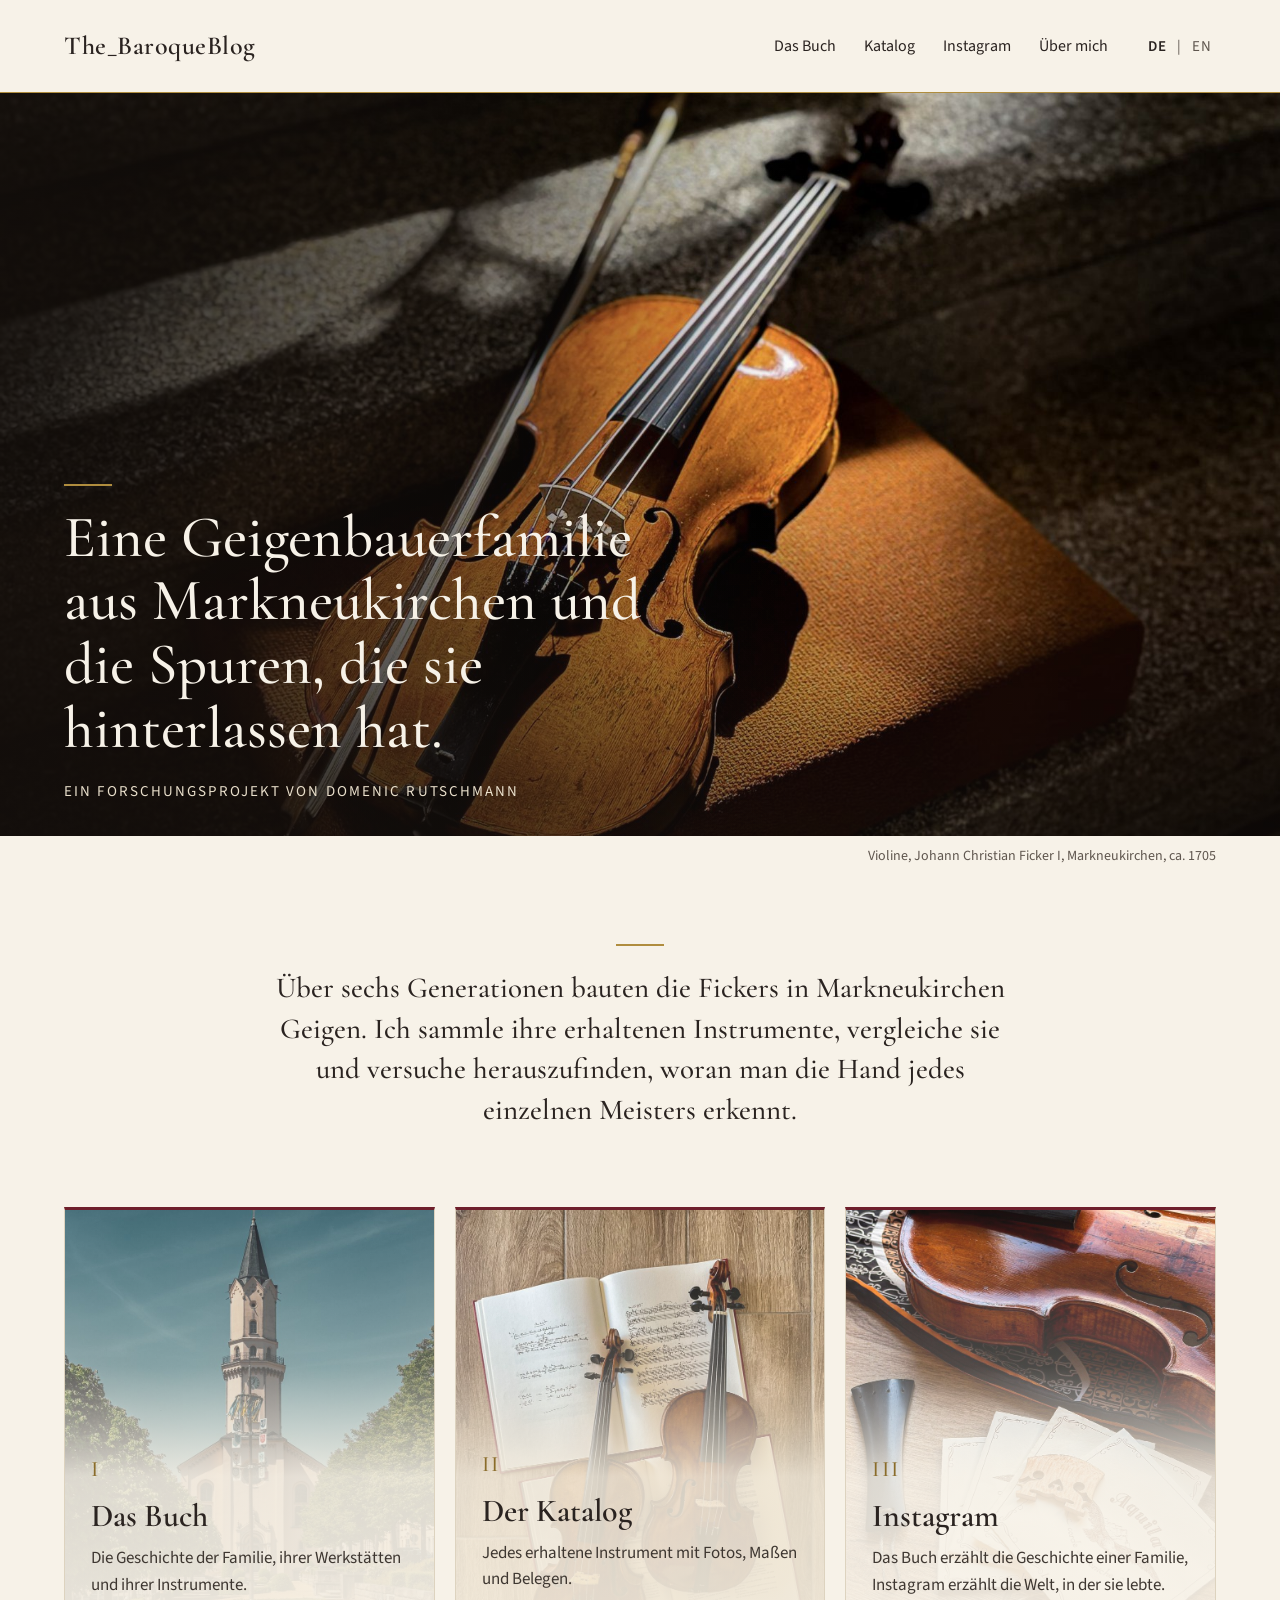
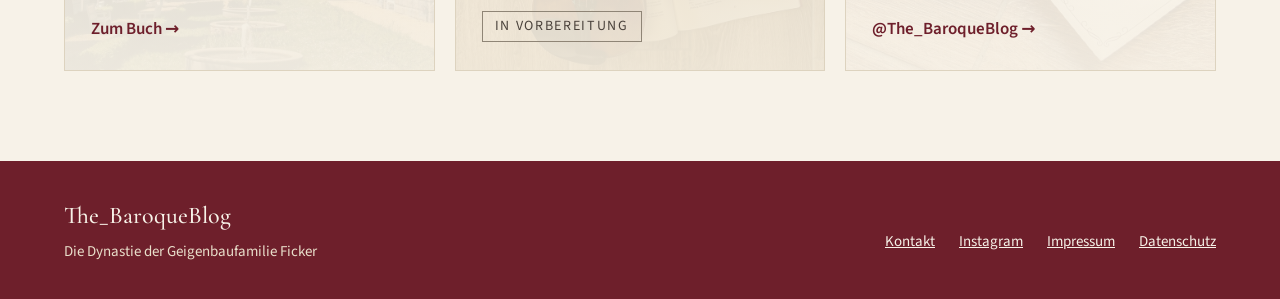
<file: index.html>
<!doctype html>
<html lang="de">
<head>
<meta charset="utf-8">
<meta name="viewport" content="width=device-width, initial-scale=1">
<title>The_BaroqueBlog – Die Geigenbauerfamilie Ficker aus Markneukirchen</title>
<meta name="description" content="Die Geigenbauerfamilie Ficker aus Markneukirchen: ein Forschungsprojekt von Domenic Rutschmann zu ihren Meistern und Instrumenten.">
<link rel="canonical" href="https://thebaroqueblog.de/">
<link rel="alternate" hreflang="de" href="https://thebaroqueblog.de/">
<link rel="alternate" hreflang="en" href="https://thebaroqueblog.de/en/">
<link rel="alternate" hreflang="x-default" href="https://thebaroqueblog.de/">
<meta property="og:type" content="website">
<meta property="og:site_name" content="The_BaroqueBlog">
<meta property="og:title" content="The_BaroqueBlog – Die Geigenbauerfamilie Ficker aus Markneukirchen">
<meta property="og:description" content="Die Geigenbauerfamilie Ficker aus Markneukirchen: ein Forschungsprojekt von Domenic Rutschmann zu ihren Meistern und Instrumenten.">
<meta property="og:url" content="https://thebaroqueblog.de/">
<meta property="og:image" content="https://thebaroqueblog.de/img/hero-violine-1705.jpg">
<meta property="og:locale" content="de_DE">
<meta name="twitter:card" content="summary_large_image">
<script type="application/ld+json">{"@context": "https://schema.org", "@type": "WebSite", "name": "The_BaroqueBlog", "alternateName": ["TheBaroqueBlog", "The Baroque Blog"], "url": "https://thebaroqueblog.de/", "inLanguage": "de", "author": {"@type": "Person", "name": "Domenic Rutschmann", "url": "https://thebaroqueblog.de/ueber-mich.html", "sameAs": ["https://www.instagram.com/the_baroqueblog/"]}}</script>
<link rel="icon" href="favicon.svg" type="image/svg+xml">
<link rel="stylesheet" href="css/fonts.css">
<style>
body{margin:0}
html{scroll-behavior:smooth}
a{color:#6E1F2B}a:hover{color:#4A121B}
.hero-text{position:static;color:#2A2320;background:#F7F2E8;padding:28px 20px 8px}
.hero-shade{display:none}
.hero-kicker{color:#5F564E}
@media (min-width: 760px){
.hero-text{position:absolute;left:0;bottom:0;background:transparent;color:#F7F2E8;padding:0 clamp(32px,5vw,80px) clamp(40px,5vw,72px);max-width:620px}
.hero-shade{display:block}
.hero-kicker{color:#E9DFCB}
}
</style>
</head>
<body>
<div style="background: #F7F2E8; color: #2A2320; font-family: 'Source Sans 3', system-ui, sans-serif; font-size: 17px; line-height: 1.55">

<header style="display: flex; flex-wrap: wrap; align-items: center; justify-content: space-between; gap: 12px 32px; padding: 18px clamp(20px, 5vw, 80px); border-bottom: 1px solid #B08D3E">
<a href="#top" style="font-family: 'Cormorant Garamond', Georgia, serif; font-weight: 600; font-size: 26px; letter-spacing: 0.02em; text-decoration: none; color: #2A2320; padding: 8px 0">The_BaroqueBlog</a>
<nav aria-label="Hauptnavigation" style="display: flex; flex-wrap: wrap; align-items: center; gap: 4px 28px; font-size: 16px">
<a href="buch.html" style="text-decoration: none; color: #2A2320; padding: 12px 0">Das Buch</a>
<a href="katalog.html" style="text-decoration: none; color: #2A2320; padding: 12px 0">Katalog</a>
<a href="instagram.html" style="text-decoration: none; color: #2A2320; padding: 12px 0">Instagram</a>
<a href="ueber-mich.html" style="text-decoration: none; color: #2A2320; padding: 12px 0">Über mich</a>
<span style="display: flex; align-items: center; gap: 6px; padding-left: 8px; font-size: 15px; letter-spacing: 0.06em">
<a href="#top" aria-current="true" style="text-decoration: none; color: #2A2320; font-weight: 600; padding: 12px 4px">DE</a>
<span aria-hidden="true" style="color: #5F564E">|</span>
<a href="en/index.html" lang="en" style="text-decoration: none; color: #5F564E; padding: 12px 4px">EN</a>
</span>
</nav>
</header>

<main id="top">

<section style="position: relative">
<div style="position: relative; background: #14110F">
<img src="img/hero-violine-1705.jpg" alt="Violine mit Bogen auf einem orangefarbenen Kissen, auf einer Steinstufe in der Kirche, von schrägem Sonnenlicht beleuchtet" style="display: block; width: 100%; height: clamp(320px, 58vw, 780px); object-fit: cover; object-position: 62% 55%">
<div class="hero-shade" aria-hidden="true" style="position: absolute; inset: 0; background: linear-gradient(90deg, rgba(20,15,12,0.82) 0%, rgba(20,15,12,0.55) 34%, rgba(20,15,12,0) 62%), linear-gradient(0deg, rgba(20,15,12,0.55) 0%, rgba(20,15,12,0) 45%)"></div>
</div>
<div class="hero-text" style="display: flex; flex-direction: column; gap: 20px">
<div aria-hidden="true" style="width: 48px; height: 2px; background: #B08D3E"></div>
<h1 style="margin: 0; font-family: 'Cormorant Garamond', Georgia, serif; font-weight: 500; font-size: clamp(36px, 4.6vw, 60px); line-height: 1.08">Eine Geigenbauerfamilie aus Markneukirchen und die Spuren, die sie hinterlassen hat.</h1>
<p class="hero-kicker" style="margin: 0; font-size: 15px; letter-spacing: 0.14em; text-transform: uppercase">Ein Forschungsprojekt von Domenic Rutschmann</p>
</div>
<p style="margin: 0; padding: 10px clamp(20px, 5vw, 80px) 0; text-align: right; font-size: 14px; color: #5F564E">Violine, Johann Christian Ficker I, Markneukirchen, ca. 1705</p>
</section>

<section style="padding: clamp(48px, 6vw, 88px) clamp(20px, 5vw, 80px)">
<div style="max-width: 760px; margin: 0 auto; display: flex; flex-direction: column; align-items: center; gap: 22px; text-align: center">
<div aria-hidden="true" style="width: 48px; height: 2px; background: #B08D3E"></div>
<p style="margin: 0; font-family: 'Cormorant Garamond', Georgia, serif; font-size: clamp(23px, 2.6vw, 29px); line-height: 1.4">Über sechs Generationen bauten die Fickers in Markneukirchen Geigen. Ich sammle ihre erhaltenen Instrumente, vergleiche sie und versuche herauszufinden, woran man die Hand jedes einzelnen Meisters erkennt.</p>
</div>
</section>

<section aria-label="Bereiche" style="max-width: 1200px; margin: 0 auto; padding: 0 clamp(20px, 5vw, 80px) clamp(56px, 7vw, 96px)">
<div style="display: grid; grid-template-columns: repeat(auto-fit, minmax(200px, 1fr)); gap: 20px">

<a id="buch" href="buch.html" style="position: relative; overflow: hidden; min-height: 460px; text-decoration: none; color: #2A2320; border: 1px solid #DDD3BF; border-top: 3px solid #6E1F2B; display: flex; flex-direction: column; justify-content: flex-end">
<img src="img/stadtkirche-markneukirchen.jpg" alt="" style="position: absolute; inset: 0; width: 100%; height: 100%; object-fit: cover">
<span aria-hidden="true" style="position: absolute; inset: 0; background: linear-gradient(180deg, rgba(247,242,232,0.06) 0%, rgba(247,242,232,0.30) 34%, rgba(247,242,232,0.88) 58%, rgba(247,242,232,0.95) 100%)"></span>
<span style="position: relative; padding: 28px 26px; display: flex; flex-direction: column; gap: 12px">
<span aria-hidden="true" style="font-family: 'Cormorant Garamond', Georgia, serif; font-size: 22px; color: #8A6C2A; letter-spacing: 0.1em">I</span>
<span style="font-family: 'Cormorant Garamond', Georgia, serif; font-weight: 600; font-size: 32px; line-height: 1.1">Das Buch</span>
<span style="color: #3E3731">Die Geschichte der Familie, ihrer Werkstätten und ihrer Instrumente.</span>
<span style="padding-top: 6px; font-weight: 600; color: #6E1F2B">Zum Buch →</span>
</span>
</a>

<a href="katalog.html" style="position: relative; overflow: hidden; min-height: 460px; text-decoration: none; color: #2A2320; border: 1px solid #DDD3BF; border-top: 3px solid #6E1F2B; display: flex; flex-direction: column; justify-content: flex-end">
<img src="img/kachel-katalog.jpg" alt="" style="position: absolute; inset: 0; width: 100%; height: 100%; object-fit: cover">
<span aria-hidden="true" style="position: absolute; inset: 0; background: linear-gradient(180deg, rgba(242,235,221,0.06) 0%, rgba(242,235,221,0.30) 34%, rgba(242,235,221,0.88) 58%, rgba(242,235,221,0.95) 100%)"></span>
<div style="position: relative; padding: 28px 26px; display: flex; flex-direction: column; gap: 12px">
<span aria-hidden="true" style="font-family: 'Cormorant Garamond', Georgia, serif; font-size: 22px; color: #8A6C2A; letter-spacing: 0.1em">II</span>
<span style="font-family: 'Cormorant Garamond', Georgia, serif; font-weight: 600; font-size: 32px; line-height: 1.1">Der Katalog</span>
<span style="color: #3E3731">Jedes erhaltene Instrument mit Fotos, Maßen und Belegen.</span>
<span style="margin-top: 6px; align-self: flex-start; font-size: 14px; letter-spacing: 0.12em; text-transform: uppercase; color: #4A423B; border: 1px solid #8F8576; padding: 4px 12px">In Vorbereitung</span>
</div>
</a>

<a id="instagram" href="instagram.html" style="position: relative; overflow: hidden; min-height: 460px; text-decoration: none; color: #2A2320; border: 1px solid #DDD3BF; border-top: 3px solid #6E1F2B; display: flex; flex-direction: column; justify-content: flex-end">
<img src="img/instagram-aquila.jpg" alt="" style="position: absolute; inset: 0; width: 100%; height: 100%; object-fit: cover">
<span aria-hidden="true" style="position: absolute; inset: 0; background: linear-gradient(180deg, rgba(247,242,232,0.06) 0%, rgba(247,242,232,0.30) 34%, rgba(247,242,232,0.88) 58%, rgba(247,242,232,0.95) 100%)"></span>
<span style="position: relative; padding: 28px 26px; display: flex; flex-direction: column; gap: 12px">
<span aria-hidden="true" style="font-family: 'Cormorant Garamond', Georgia, serif; font-size: 22px; color: #8A6C2A; letter-spacing: 0.1em">III</span>
<span style="font-family: 'Cormorant Garamond', Georgia, serif; font-weight: 600; font-size: 32px; line-height: 1.1">Instagram</span>
<span style="color: #3E3731">Das Buch erzählt die Geschichte einer Familie, Instagram erzählt die Welt, in der sie lebte.</span>
<span style="padding-top: 6px; font-weight: 600; color: #6E1F2B">@The_BaroqueBlog →</span>
</span>
</a>

</div>
</section>

</main>

<footer style="background: #6E1F2B; color: #F7F2E8; padding: 36px clamp(20px, 5vw, 80px)">
<div style="max-width: 1200px; margin: 0 auto; display: flex; flex-wrap: wrap; justify-content: space-between; align-items: flex-end; gap: 20px 40px">
<div style="display: flex; flex-direction: column; gap: 6px">
<span style="font-family: 'Cormorant Garamond', Georgia, serif; font-size: 24px">The_BaroqueBlog</span>
<span style="font-size: 15px; color: #E9DFCB">Die Dynastie der Geigenbaufamilie Ficker</span>
</div>
<nav aria-label="Fußzeile" style="display: flex; flex-wrap: wrap; gap: 4px 24px; font-size: 15px">
<a href="mailto:thebaroqueblog@icloud.com" style="color: #F7F2E8; padding: 10px 0">Kontakt</a>
<a href="https://www.instagram.com/the_baroqueblog/" style="color: #F7F2E8; padding: 10px 0">Instagram</a>
<a href="impressum.html" style="color: #F7F2E8; padding: 10px 0">Impressum</a>
<a href="impressum.html#datenschutz" style="color: #F7F2E8; padding: 10px 0">Datenschutz</a>
</nav>
</div>
</footer>

</div>
</body>
</html>
</file>
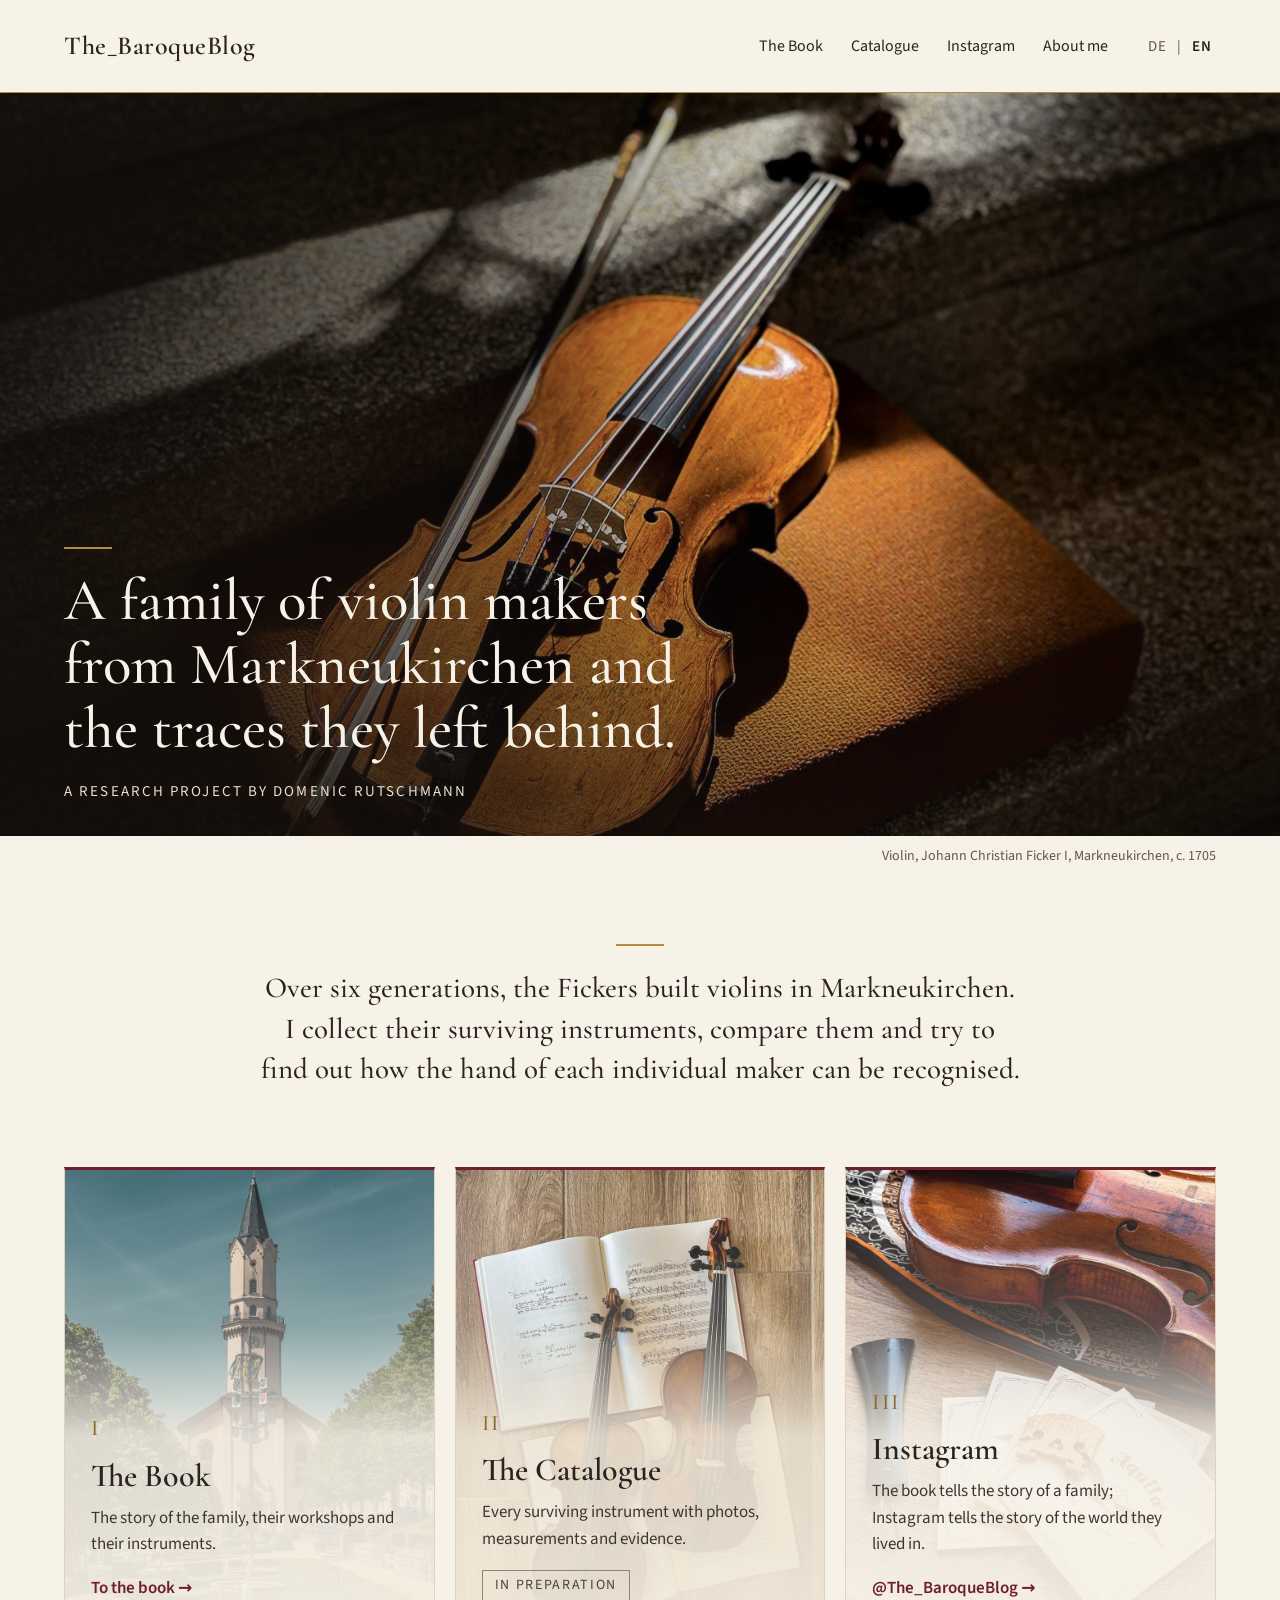
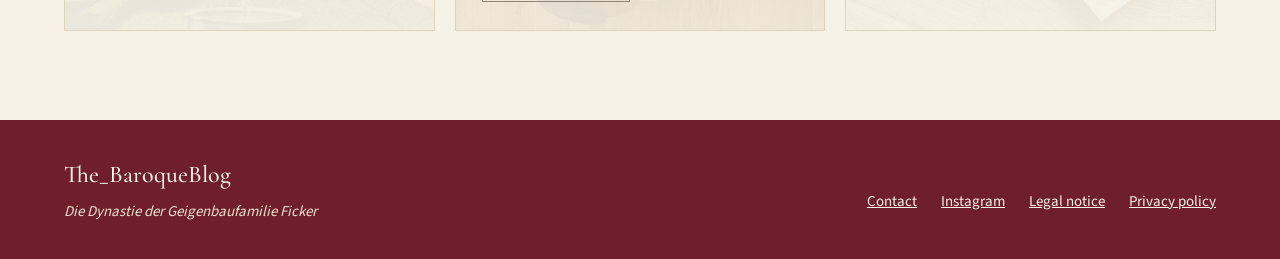
<file: en/index.html>
<!doctype html>
<html lang="en">
<head>
<meta charset="utf-8">
<meta name="viewport" content="width=device-width, initial-scale=1">
<title>The_BaroqueBlog – The Ficker family of violin makers from Markneukirchen</title>
<meta name="description" content="The Ficker family of violin makers from Markneukirchen: a research project by Domenic Rutschmann on their makers and instruments.">
<link rel="canonical" href="https://thebaroqueblog.de/en/">
<link rel="alternate" hreflang="de" href="https://thebaroqueblog.de/">
<link rel="alternate" hreflang="en" href="https://thebaroqueblog.de/en/">
<link rel="alternate" hreflang="x-default" href="https://thebaroqueblog.de/">
<meta property="og:type" content="website">
<meta property="og:site_name" content="The_BaroqueBlog">
<meta property="og:title" content="The_BaroqueBlog – The Ficker family of violin makers from Markneukirchen">
<meta property="og:description" content="The Ficker family of violin makers from Markneukirchen: a research project by Domenic Rutschmann on their makers and instruments.">
<meta property="og:url" content="https://thebaroqueblog.de/en/">
<meta property="og:image" content="https://thebaroqueblog.de/img/hero-violine-1705.jpg">
<meta property="og:locale" content="en_GB">
<meta name="twitter:card" content="summary_large_image">
<script type="application/ld+json">{"@context": "https://schema.org", "@type": "WebSite", "name": "The_BaroqueBlog", "alternateName": ["TheBaroqueBlog", "The Baroque Blog"], "url": "https://thebaroqueblog.de/", "inLanguage": "en", "author": {"@type": "Person", "name": "Domenic Rutschmann", "url": "https://thebaroqueblog.de/ueber-mich.html", "sameAs": ["https://www.instagram.com/the_baroqueblog/"]}}</script>
<link rel="icon" href="../favicon.svg" type="image/svg+xml">
<link rel="stylesheet" href="../css/fonts.css">
<style>
body{margin:0}
html{scroll-behavior:smooth}
a{color:#6E1F2B}a:hover{color:#4A121B}
.hero-text{position:static;color:#2A2320;background:#F7F2E8;padding:28px 20px 8px}
.hero-shade{display:none}
.hero-kicker{color:#5F564E}
@media (min-width: 760px){
.hero-text{position:absolute;left:0;bottom:0;background:transparent;color:#F7F2E8;padding:0 clamp(32px,5vw,80px) clamp(40px,5vw,72px);max-width:620px}
.hero-shade{display:block}
.hero-kicker{color:#E9DFCB}
}
</style>
</head>
<body>
<div style="background: #F7F2E8; color: #2A2320; font-family: 'Source Sans 3', system-ui, sans-serif; font-size: 17px; line-height: 1.55">

<header style="display: flex; flex-wrap: wrap; align-items: center; justify-content: space-between; gap: 12px 32px; padding: 18px clamp(20px, 5vw, 80px); border-bottom: 1px solid #B08D3E">
<a href="#top" style="font-family: 'Cormorant Garamond', Georgia, serif; font-weight: 600; font-size: 26px; letter-spacing: 0.02em; text-decoration: none; color: #2A2320; padding: 8px 0">The_BaroqueBlog</a>
<nav aria-label="Main navigation" style="display: flex; flex-wrap: wrap; align-items: center; gap: 4px 28px; font-size: 16px">
<a href="book.html" style="text-decoration: none; color: #2A2320; padding: 12px 0">The Book</a>
<a href="catalogue.html" style="text-decoration: none; color: #2A2320; padding: 12px 0">Catalogue</a>
<a href="instagram.html" style="text-decoration: none; color: #2A2320; padding: 12px 0">Instagram</a>
<a href="about.html" style="text-decoration: none; color: #2A2320; padding: 12px 0">About me</a>
<span style="display: flex; align-items: center; gap: 6px; padding-left: 8px; font-size: 15px; letter-spacing: 0.06em">
<a href="../index.html" lang="de" style="text-decoration: none; color: #5F564E; padding: 12px 4px">DE</a>
<span aria-hidden="true" style="color: #5F564E">|</span>
<a href="#top" aria-current="true" style="text-decoration: none; color: #2A2320; font-weight: 600; padding: 12px 4px">EN</a>
</span>
</nav>
</header>

<main id="top">

<section style="position: relative">
<div style="position: relative; background: #14110F">
<img src="../img/hero-violine-1705.jpg" alt="Violin and bow on an orange cushion on a stone step in a church, lit by slanting sunlight" style="display: block; width: 100%; height: clamp(320px, 58vw, 780px); object-fit: cover; object-position: 62% 55%">
<div class="hero-shade" aria-hidden="true" style="position: absolute; inset: 0; background: linear-gradient(90deg, rgba(20,15,12,0.82) 0%, rgba(20,15,12,0.55) 34%, rgba(20,15,12,0) 62%), linear-gradient(0deg, rgba(20,15,12,0.55) 0%, rgba(20,15,12,0) 45%)"></div>
</div>
<div class="hero-text" style="display: flex; flex-direction: column; gap: 20px">
<div aria-hidden="true" style="width: 48px; height: 2px; background: #B08D3E"></div>
<h1 style="margin: 0; font-family: 'Cormorant Garamond', Georgia, serif; font-weight: 500; font-size: clamp(36px, 4.6vw, 60px); line-height: 1.08">A family of violin makers from Markneukirchen and the traces they left behind.</h1>
<p class="hero-kicker" style="margin: 0; font-size: 15px; letter-spacing: 0.14em; text-transform: uppercase">A research project by Domenic Rutschmann</p>
</div>
<p style="margin: 0; padding: 10px clamp(20px, 5vw, 80px) 0; text-align: right; font-size: 14px; color: #5F564E">Violin, Johann Christian Ficker I, Markneukirchen, c. 1705</p>
</section>

<section style="padding: clamp(48px, 6vw, 88px) clamp(20px, 5vw, 80px)">
<div style="max-width: 760px; margin: 0 auto; display: flex; flex-direction: column; align-items: center; gap: 22px; text-align: center">
<div aria-hidden="true" style="width: 48px; height: 2px; background: #B08D3E"></div>
<p style="margin: 0; font-family: 'Cormorant Garamond', Georgia, serif; font-size: clamp(23px, 2.6vw, 29px); line-height: 1.4">Over six generations, the Fickers built violins in Markneukirchen. I collect their surviving instruments, compare them and try to find out how the hand of each individual maker can be recognised.</p>
</div>
</section>

<section aria-label="Sections" style="max-width: 1200px; margin: 0 auto; padding: 0 clamp(20px, 5vw, 80px) clamp(56px, 7vw, 96px)">
<div style="display: grid; grid-template-columns: repeat(auto-fit, minmax(200px, 1fr)); gap: 20px">

<a id="buch" href="book.html" style="position: relative; overflow: hidden; min-height: 460px; text-decoration: none; color: #2A2320; border: 1px solid #DDD3BF; border-top: 3px solid #6E1F2B; display: flex; flex-direction: column; justify-content: flex-end">
<img src="../img/stadtkirche-markneukirchen.jpg" alt="" style="position: absolute; inset: 0; width: 100%; height: 100%; object-fit: cover">
<span aria-hidden="true" style="position: absolute; inset: 0; background: linear-gradient(180deg, rgba(247,242,232,0.06) 0%, rgba(247,242,232,0.30) 34%, rgba(247,242,232,0.88) 58%, rgba(247,242,232,0.95) 100%)"></span>
<span style="position: relative; padding: 28px 26px; display: flex; flex-direction: column; gap: 12px">
<span aria-hidden="true" style="font-family: 'Cormorant Garamond', Georgia, serif; font-size: 22px; color: #8A6C2A; letter-spacing: 0.1em">I</span>
<span style="font-family: 'Cormorant Garamond', Georgia, serif; font-weight: 600; font-size: 32px; line-height: 1.1">The Book</span>
<span style="color: #3E3731">The story of the family, their workshops and their instruments.</span>
<span style="padding-top: 6px; font-weight: 600; color: #6E1F2B">To the book →</span>
</span>
</a>

<a href="catalogue.html" style="position: relative; overflow: hidden; min-height: 460px; text-decoration: none; color: #2A2320; border: 1px solid #DDD3BF; border-top: 3px solid #6E1F2B; display: flex; flex-direction: column; justify-content: flex-end">
<img src="../img/kachel-katalog.jpg" alt="" style="position: absolute; inset: 0; width: 100%; height: 100%; object-fit: cover">
<span aria-hidden="true" style="position: absolute; inset: 0; background: linear-gradient(180deg, rgba(242,235,221,0.06) 0%, rgba(242,235,221,0.30) 34%, rgba(242,235,221,0.88) 58%, rgba(242,235,221,0.95) 100%)"></span>
<div style="position: relative; padding: 28px 26px; display: flex; flex-direction: column; gap: 12px">
<span aria-hidden="true" style="font-family: 'Cormorant Garamond', Georgia, serif; font-size: 22px; color: #8A6C2A; letter-spacing: 0.1em">II</span>
<span style="font-family: 'Cormorant Garamond', Georgia, serif; font-weight: 600; font-size: 32px; line-height: 1.1">The Catalogue</span>
<span style="color: #3E3731">Every surviving instrument with photos, measurements and evidence.</span>
<span style="margin-top: 6px; align-self: flex-start; font-size: 14px; letter-spacing: 0.12em; text-transform: uppercase; color: #4A423B; border: 1px solid #8F8576; padding: 4px 12px">In preparation</span>
</div>
</a>

<a id="instagram" href="instagram.html" style="position: relative; overflow: hidden; min-height: 460px; text-decoration: none; color: #2A2320; border: 1px solid #DDD3BF; border-top: 3px solid #6E1F2B; display: flex; flex-direction: column; justify-content: flex-end">
<img src="../img/instagram-aquila.jpg" alt="" style="position: absolute; inset: 0; width: 100%; height: 100%; object-fit: cover">
<span aria-hidden="true" style="position: absolute; inset: 0; background: linear-gradient(180deg, rgba(247,242,232,0.06) 0%, rgba(247,242,232,0.30) 34%, rgba(247,242,232,0.88) 58%, rgba(247,242,232,0.95) 100%)"></span>
<span style="position: relative; padding: 28px 26px; display: flex; flex-direction: column; gap: 12px">
<span aria-hidden="true" style="font-family: 'Cormorant Garamond', Georgia, serif; font-size: 22px; color: #8A6C2A; letter-spacing: 0.1em">III</span>
<span style="font-family: 'Cormorant Garamond', Georgia, serif; font-weight: 600; font-size: 32px; line-height: 1.1">Instagram</span>
<span style="color: #3E3731">The book tells the story of a family; Instagram tells the story of the world they lived in.</span>
<span style="padding-top: 6px; font-weight: 600; color: #6E1F2B">@The_BaroqueBlog →</span>
</span>
</a>

</div>
</section>

</main>

<footer style="background: #6E1F2B; color: #F7F2E8; padding: 36px clamp(20px, 5vw, 80px)">
<div style="max-width: 1200px; margin: 0 auto; display: flex; flex-wrap: wrap; justify-content: space-between; align-items: flex-end; gap: 20px 40px">
<div style="display: flex; flex-direction: column; gap: 6px">
<span style="font-family: 'Cormorant Garamond', Georgia, serif; font-size: 24px">The_BaroqueBlog</span>
<span style="font-size: 15px; color: #E9DFCB"><i lang="de">Die Dynastie der Geigenbaufamilie Ficker</i></span>
</div>
<nav aria-label="Footer" style="display: flex; flex-wrap: wrap; gap: 4px 24px; font-size: 15px">
<a href="mailto:thebaroqueblog@icloud.com" style="color: #F7F2E8; padding: 10px 0">Contact</a>
<a href="https://www.instagram.com/the_baroqueblog/" style="color: #F7F2E8; padding: 10px 0">Instagram</a>
<a href="../impressum.html" style="color: #F7F2E8; padding: 10px 0">Legal notice</a>
<a href="../impressum.html#datenschutz" style="color: #F7F2E8; padding: 10px 0">Privacy policy</a>
</nav>
</div>
</footer>

</div>
</body>
</html>
</file>
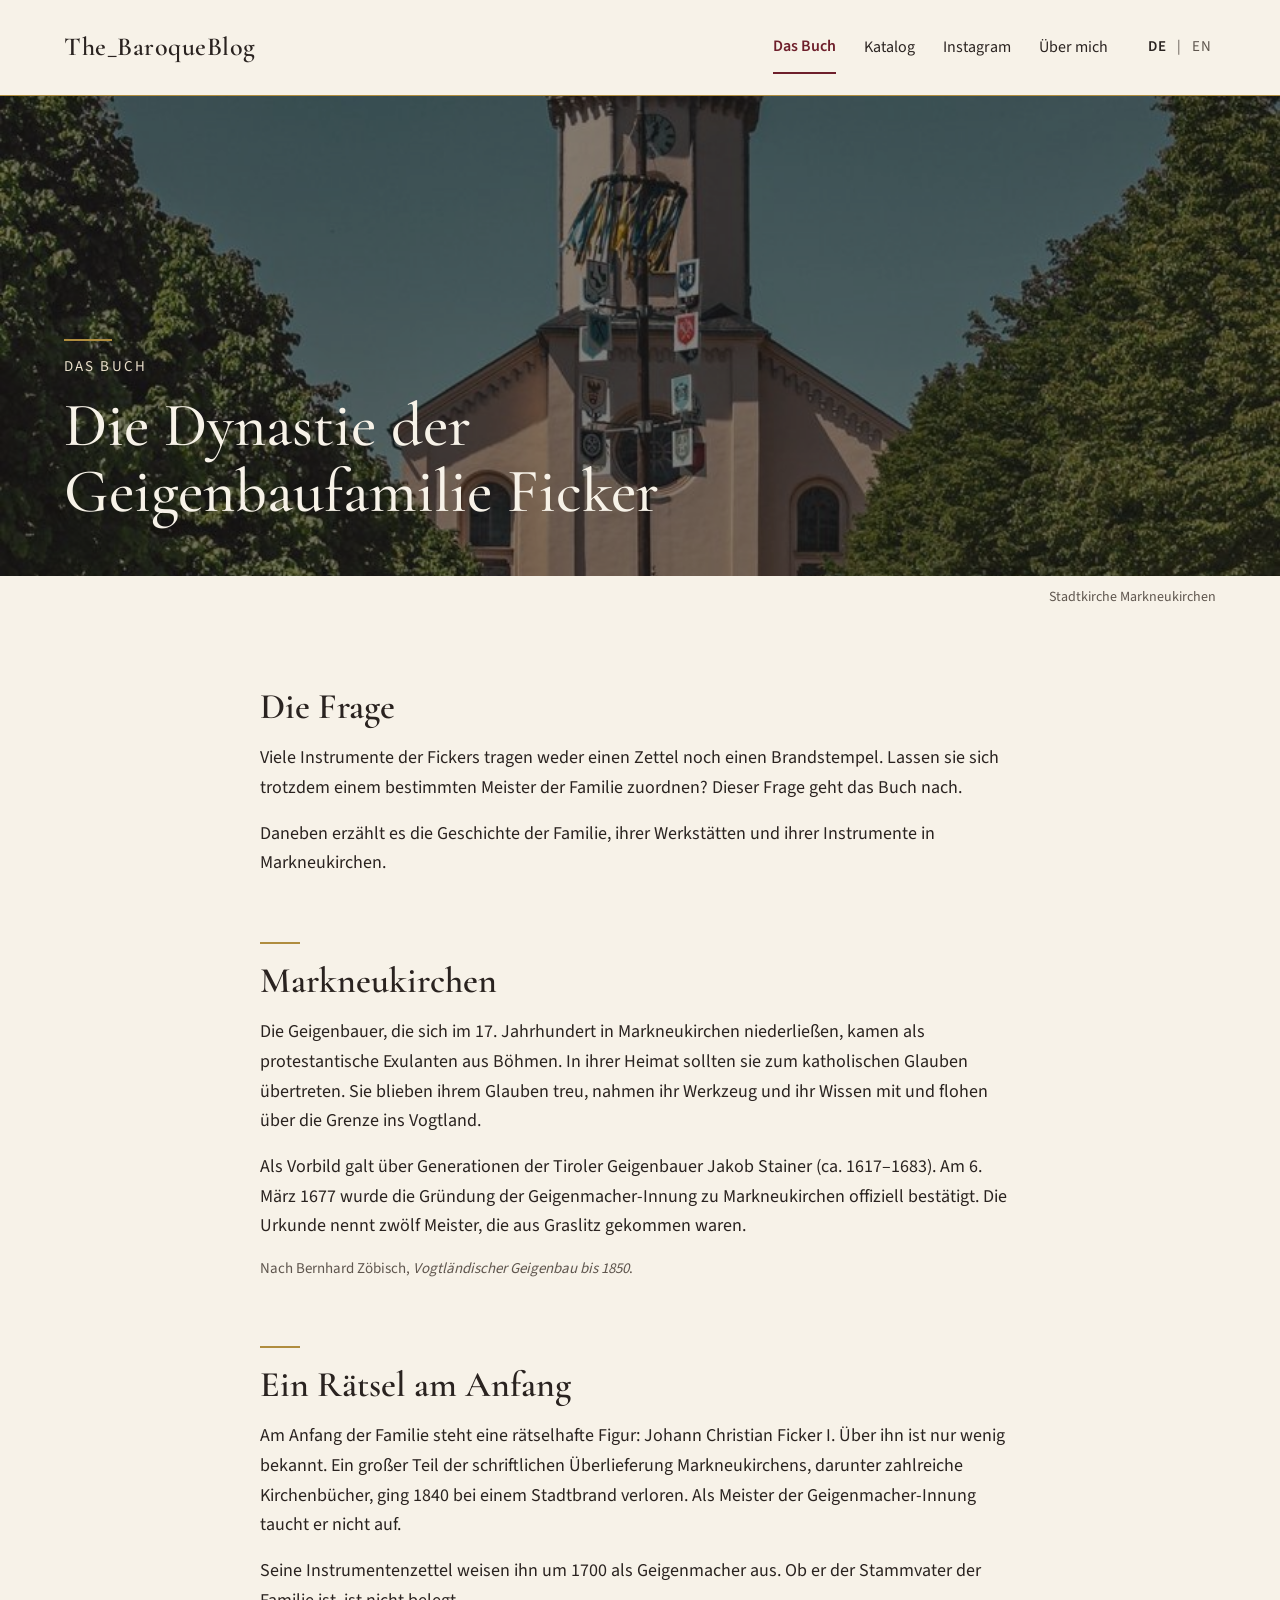
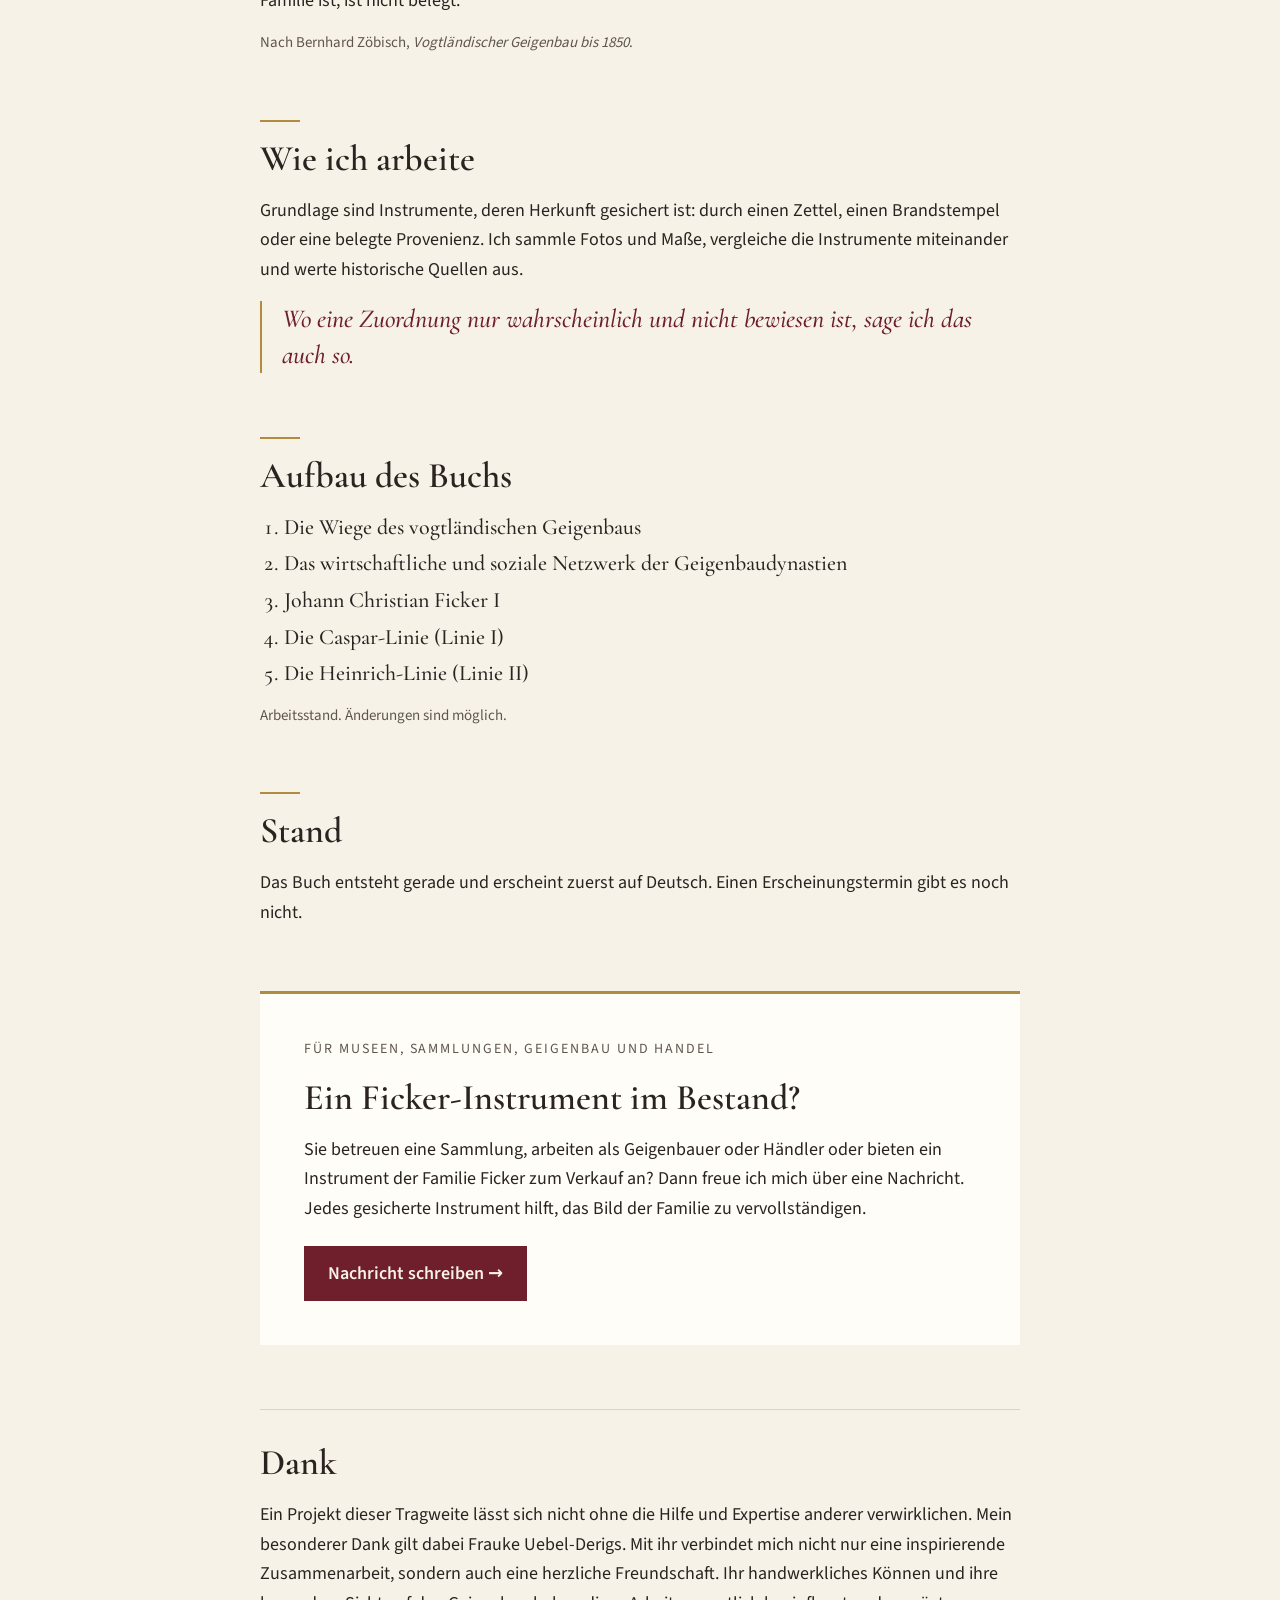
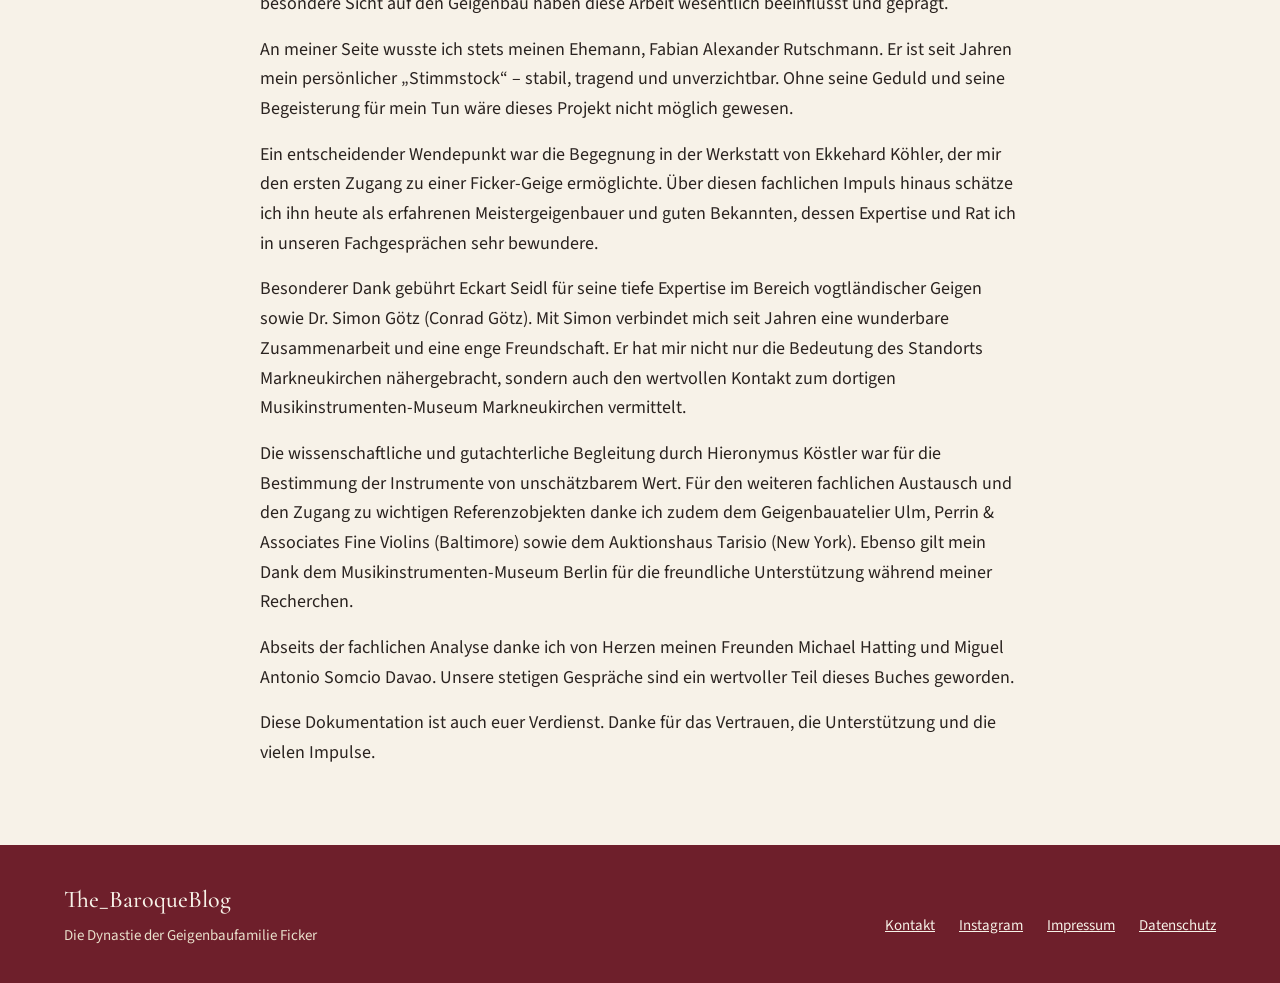
<file: buch.html>
<!doctype html>
<html lang="de">
<head>
<meta charset="utf-8">
<meta name="viewport" content="width=device-width, initial-scale=1">
<title>Das Buch – The_BaroqueBlog</title>
<meta name="description" content="Die Geigenbauerfamilie Ficker aus Markneukirchen: ein Forschungsprojekt von Domenic Rutschmann zu ihren Meistern und Instrumenten.">
<link rel="canonical" href="https://thebaroqueblog.de/buch.html">
<link rel="alternate" hreflang="de" href="https://thebaroqueblog.de/buch.html">
<link rel="alternate" hreflang="en" href="https://thebaroqueblog.de/en/book.html">
<link rel="alternate" hreflang="x-default" href="https://thebaroqueblog.de/buch.html">
<meta property="og:type" content="website">
<meta property="og:site_name" content="The_BaroqueBlog">
<meta property="og:title" content="Das Buch – The_BaroqueBlog">
<meta property="og:description" content="Die Geigenbauerfamilie Ficker aus Markneukirchen: ein Forschungsprojekt von Domenic Rutschmann zu ihren Meistern und Instrumenten.">
<meta property="og:url" content="https://thebaroqueblog.de/buch.html">
<meta property="og:image" content="https://thebaroqueblog.de/img/hero-violine-1705.jpg">
<meta property="og:locale" content="de_DE">
<meta name="twitter:card" content="summary_large_image">
<link rel="icon" href="favicon.svg" type="image/svg+xml">
<link rel="stylesheet" href="css/fonts.css">
<style>
body{margin:0}
html{scroll-behavior:smooth}
a{color:#6E1F2B}a:hover{color:#4A121B}
</style>
</head>
<body>
<div style="background: #F7F2E8; color: #2A2320; font-family: 'Source Sans 3', system-ui, sans-serif; font-size: 18px; line-height: 1.65">

<header style="display: flex; flex-wrap: wrap; align-items: center; justify-content: space-between; gap: 12px 32px; padding: 18px clamp(20px, 5vw, 80px); border-bottom: 1px solid #B08D3E">
<a href="index.html" style="font-family: 'Cormorant Garamond', Georgia, serif; font-weight: 600; font-size: 26px; letter-spacing: 0.02em; text-decoration: none; color: #2A2320; padding: 8px 0">The_BaroqueBlog</a>
<nav aria-label="Hauptnavigation" style="display: flex; flex-wrap: wrap; align-items: center; gap: 4px 28px; font-size: 16px">
<a href="#top" aria-current="page" style="text-decoration: none; color: #6E1F2B; padding: 12px 0; font-weight: 600; border-bottom: 2px solid #6E1F2B">Das Buch</a>
<a href="katalog.html" style="text-decoration: none; color: #2A2320; padding: 12px 0">Katalog</a>
<a href="instagram.html" style="text-decoration: none; color: #2A2320; padding: 12px 0">Instagram</a>
<a href="ueber-mich.html" style="text-decoration: none; color: #2A2320; padding: 12px 0">Über mich</a>
<span style="display: flex; align-items: center; gap: 6px; padding-left: 8px; font-size: 15px; letter-spacing: 0.06em">
<a href="#top" aria-current="true" style="text-decoration: none; color: #2A2320; font-weight: 600; padding: 12px 4px">DE</a>
<span aria-hidden="true" style="color: #5F564E">|</span>
<a href="en/book.html" lang="en" style="text-decoration: none; color: #5F564E; padding: 12px 4px">EN</a>
</span>
</nav>
</header>

<main id="top">

<section style="position: relative; background: #14110F">
<img src="img/stadtkirche-markneukirchen.jpg" alt="Stadtkirche Markneukirchen" style="display: block; width: 100%; height: clamp(260px, 38vw, 480px); object-fit: cover; opacity: 0.55">
<div style="position: absolute; inset: 0; display: flex; align-items: flex-end; padding: 0 clamp(20px, 5vw, 80px) clamp(28px, 4vw, 56px)">
<div style="max-width: 760px; display: flex; flex-direction: column; gap: 14px; color: #F7F2E8">
<div aria-hidden="true" style="width: 48px; height: 2px; background: #B08D3E"></div>
<p style="margin: 0; font-size: 15px; letter-spacing: 0.14em; text-transform: uppercase; color: #E9DFCB">Das Buch</p>
<h1 style="margin: 0; font-family: 'Cormorant Garamond', Georgia, serif; font-weight: 500; font-size: clamp(36px, 5vw, 62px); line-height: 1.06">Die Dynastie der Geigenbaufamilie Ficker</h1>
</div>
</div>
</section>
<p style="margin: 0; padding: 10px clamp(20px, 5vw, 80px) 0; text-align: right; font-size: 14px; color: #5F564E">Stadtkirche Markneukirchen</p>

<div style="max-width: 760px; margin: 0 auto; padding: clamp(40px, 6vw, 80px) clamp(20px, 5vw, 40px) clamp(48px, 6vw, 88px); display: flex; flex-direction: column; gap: clamp(44px, 5vw, 64px)">

<section style="display: flex; flex-direction: column; gap: 16px">
<h2 style="margin: 0; font-family: 'Cormorant Garamond', Georgia, serif; font-weight: 600; font-size: clamp(28px, 3vw, 36px); line-height: 1.15">Die Frage</h2>
<p style="margin: 0">Viele Instrumente der Fickers tragen weder einen Zettel noch einen Brandstempel. Lassen sie sich trotzdem einem bestimmten Meister der Familie zuordnen? Dieser Frage geht das Buch nach.</p>
<p style="margin: 0">Daneben erzählt es die Geschichte der Familie, ihrer Werkstätten und ihrer Instrumente in Markneukirchen.</p>
</section>

<section style="display: flex; flex-direction: column; gap: 16px">
<div aria-hidden="true" style="width: 40px; height: 2px; background: #B08D3E"></div>
<h2 style="margin: 0; font-family: 'Cormorant Garamond', Georgia, serif; font-weight: 600; font-size: clamp(28px, 3vw, 36px); line-height: 1.15">Markneukirchen</h2>
<p style="margin: 0">Die Geigenbauer, die sich im 17. Jahrhundert in Markneukirchen niederließen, kamen als protestantische Exulanten aus Böhmen. In ihrer Heimat sollten sie zum katholischen Glauben übertreten. Sie blieben ihrem Glauben treu, nahmen ihr Werkzeug und ihr Wissen mit und flohen über die Grenze ins Vogtland.</p>
<p style="margin: 0">Als Vorbild galt über Generationen der Tiroler Geigenbauer Jakob Stainer (ca. 1617–1683). Am 6. März 1677 wurde die Gründung der Geigenmacher-Innung zu Markneukirchen offiziell bestätigt. Die Urkunde nennt zwölf Meister, die aus Graslitz gekommen waren.</p>
<p style="margin: 0; font-size: 15px; color: #5F564E">Nach Bernhard Zöbisch, <i>Vogtländischer Geigenbau bis 1850</i>.</p>
</section>

<section style="display: flex; flex-direction: column; gap: 16px">
<div aria-hidden="true" style="width: 40px; height: 2px; background: #B08D3E"></div>
<h2 style="margin: 0; font-family: 'Cormorant Garamond', Georgia, serif; font-weight: 600; font-size: clamp(28px, 3vw, 36px); line-height: 1.15">Ein Rätsel am Anfang</h2>
<p style="margin: 0">Am Anfang der Familie steht eine rätselhafte Figur: Johann Christian Ficker I. Über ihn ist nur wenig bekannt. Ein großer Teil der schriftlichen Überlieferung Markneukirchens, darunter zahlreiche Kirchenbücher, ging 1840 bei einem Stadtbrand verloren. Als Meister der Geigenmacher-Innung taucht er nicht auf.</p>
<p style="margin: 0">Seine Instrumentenzettel weisen ihn um 1700 als Geigenmacher aus. Ob er der Stammvater der Familie ist, ist nicht belegt.</p>
<p style="margin: 0; font-size: 15px; color: #5F564E">Nach Bernhard Zöbisch, <i>Vogtländischer Geigenbau bis 1850</i>.</p>
</section>

<section style="display: flex; flex-direction: column; gap: 16px">
<div aria-hidden="true" style="width: 40px; height: 2px; background: #B08D3E"></div>
<h2 style="margin: 0; font-family: 'Cormorant Garamond', Georgia, serif; font-weight: 600; font-size: clamp(28px, 3vw, 36px); line-height: 1.15">Wie ich arbeite</h2>
<p style="margin: 0">Grundlage sind Instrumente, deren Herkunft gesichert ist: durch einen Zettel, einen Brandstempel oder eine belegte Provenienz. Ich sammle Fotos und Maße, vergleiche die Instrumente miteinander und werte historische Quellen aus.</p>
<p style="margin: 0; font-family: 'Cormorant Garamond', Georgia, serif; font-style: italic; font-size: clamp(22px, 2.4vw, 26px); line-height: 1.4; color: #6E1F2B; border-left: 2px solid #B08D3E; padding-left: 20px">Wo eine Zuordnung nur wahrscheinlich und nicht bewiesen ist, sage ich das auch so.</p>
</section>

<section style="display: flex; flex-direction: column; gap: 16px">
<div aria-hidden="true" style="width: 40px; height: 2px; background: #B08D3E"></div>
<h2 style="margin: 0; font-family: 'Cormorant Garamond', Georgia, serif; font-weight: 600; font-size: clamp(28px, 3vw, 36px); line-height: 1.15">Aufbau des Buchs</h2>
<ol style="margin: 0; padding-left: 24px; display: flex; flex-direction: column; gap: 8px; font-family: 'Cormorant Garamond', Georgia, serif; font-size: 22px; line-height: 1.3">
<li>Die Wiege des vogtländischen Geigenbaus</li>
<li>Das wirtschaftliche und soziale Netzwerk der Geigenbaudynastien</li>
<li>Johann Christian Ficker I</li>
<li>Die Caspar-Linie (Linie I)</li>
<li>Die Heinrich-Linie (Linie II)</li>
</ol>
<p style="margin: 0; font-size: 15px; color: #5F564E">Arbeitsstand. Änderungen sind möglich.</p>
</section>

<section style="display: flex; flex-direction: column; gap: 16px">
<div aria-hidden="true" style="width: 40px; height: 2px; background: #B08D3E"></div>
<h2 style="margin: 0; font-family: 'Cormorant Garamond', Georgia, serif; font-weight: 600; font-size: clamp(28px, 3vw, 36px); line-height: 1.15">Stand</h2>
<p style="margin: 0">Das Buch entsteht gerade und erscheint zuerst auf Deutsch. Einen Erscheinungstermin gibt es noch nicht.</p>
</section>

<section style="background: #FFFDF8; border-top: 3px solid #B08D3E; padding: clamp(24px, 4vw, 44px); display: flex; flex-direction: column; gap: 16px">
<p style="margin: 0; font-size: 14px; letter-spacing: 0.14em; text-transform: uppercase; color: #5F564E">Für Museen, Sammlungen, Geigenbau und Handel</p>
<h2 style="margin: 0; font-family: 'Cormorant Garamond', Georgia, serif; font-weight: 600; font-size: clamp(28px, 3vw, 36px); line-height: 1.15">Ein Ficker-Instrument im Bestand?</h2>
<p style="margin: 0">Sie betreuen eine Sammlung, arbeiten als Geigenbauer oder Händler oder bieten ein Instrument der Familie Ficker zum Verkauf an? Dann freue ich mich über eine Nachricht. Jedes gesicherte Instrument hilft, das Bild der Familie zu vervollständigen.</p>
<a href="mailto:thebaroqueblog@icloud.com" style="align-self: flex-start; margin-top: 6px; text-decoration: none; background: #6E1F2B; color: #F7F2E8; font-weight: 600; padding: 13px 24px">Nachricht schreiben →</a>
</section>

<section style="border-top: 1px solid #DDD3BF; padding-top: 32px; display: flex; flex-direction: column; gap: 16px">
<h2 style="margin: 0; font-family: 'Cormorant Garamond', Georgia, serif; font-weight: 600; font-size: clamp(28px, 3vw, 36px); line-height: 1.15">Dank</h2>
<p style="margin: 0">Ein Projekt dieser Tragweite lässt sich nicht ohne die Hilfe und Expertise anderer verwirklichen. Mein besonderer Dank gilt dabei Frauke Uebel-Derigs. Mit ihr verbindet mich nicht nur eine inspirierende Zusammenarbeit, sondern auch eine herzliche Freundschaft. Ihr handwerkliches Können und ihre besondere Sicht auf den Geigenbau haben diese Arbeit wesentlich beeinflusst und geprägt.</p>
<p style="margin: 0">An meiner Seite wusste ich stets meinen Ehemann, Fabian Alexander Rutschmann. Er ist seit Jahren mein persönlicher „Stimmstock“ – stabil, tragend und unverzichtbar. Ohne seine Geduld und seine Begeisterung für mein Tun wäre dieses Projekt nicht möglich gewesen.</p>
<p style="margin: 0">Ein entscheidender Wendepunkt war die Begegnung in der Werkstatt von Ekkehard Köhler, der mir den ersten Zugang zu einer Ficker-Geige ermöglichte. Über diesen fachlichen Impuls hinaus schätze ich ihn heute als erfahrenen Meistergeigenbauer und guten Bekannten, dessen Expertise und Rat ich in unseren Fachgesprächen sehr bewundere.</p>
<p style="margin: 0">Besonderer Dank gebührt Eckart Seidl für seine tiefe Expertise im Bereich vogtländischer Geigen sowie Dr. Simon Götz (Conrad Götz). Mit Simon verbindet mich seit Jahren eine wunderbare Zusammenarbeit und eine enge Freundschaft. Er hat mir nicht nur die Bedeutung des Standorts Markneukirchen nähergebracht, sondern auch den wertvollen Kontakt zum dortigen Musikinstrumenten-Museum Markneukirchen vermittelt.</p>
<p style="margin: 0">Die wissenschaftliche und gutachterliche Begleitung durch Hieronymus Köstler war für die Bestimmung der Instrumente von unschätzbarem Wert. Für den weiteren fachlichen Austausch und den Zugang zu wichtigen Referenzobjekten danke ich zudem dem Geigenbauatelier Ulm, Perrin &amp; Associates Fine Violins (Baltimore) sowie dem Auktionshaus Tarisio (New York). Ebenso gilt mein Dank dem Musikinstrumenten-Museum Berlin für die freundliche Unterstützung während meiner Recherchen.</p>
<p style="margin: 0">Abseits der fachlichen Analyse danke ich von Herzen meinen Freunden Michael Hatting und Miguel Antonio Somcio Davao. Unsere stetigen Gespräche sind ein wertvoller Teil dieses Buches geworden.</p>
<p style="margin: 0">Diese Dokumentation ist auch euer Verdienst. Danke für das Vertrauen, die Unterstützung und die vielen Impulse.</p>
</section>

</div>

</main>

<footer style="background: #6E1F2B; color: #F7F2E8; padding: 36px clamp(20px, 5vw, 80px); font-size: 17px; line-height: 1.55">
<div style="max-width: 1200px; margin: 0 auto; display: flex; flex-wrap: wrap; justify-content: space-between; align-items: flex-end; gap: 20px 40px">
<div style="display: flex; flex-direction: column; gap: 6px">
<span style="font-family: 'Cormorant Garamond', Georgia, serif; font-size: 24px">The_BaroqueBlog</span>
<span style="font-size: 15px; color: #E9DFCB">Die Dynastie der Geigenbaufamilie Ficker</span>
</div>
<nav aria-label="Fußzeile" style="display: flex; flex-wrap: wrap; gap: 4px 24px; font-size: 15px">
<a href="mailto:thebaroqueblog@icloud.com" style="color: #F7F2E8; padding: 10px 0">Kontakt</a>
<a href="https://www.instagram.com/the_baroqueblog/" style="color: #F7F2E8; padding: 10px 0">Instagram</a>
<a href="impressum.html" style="color: #F7F2E8; padding: 10px 0">Impressum</a>
<a href="impressum.html#datenschutz" style="color: #F7F2E8; padding: 10px 0">Datenschutz</a>
</nav>
</div>
</footer>

</div>
</body>
</html>
</file>
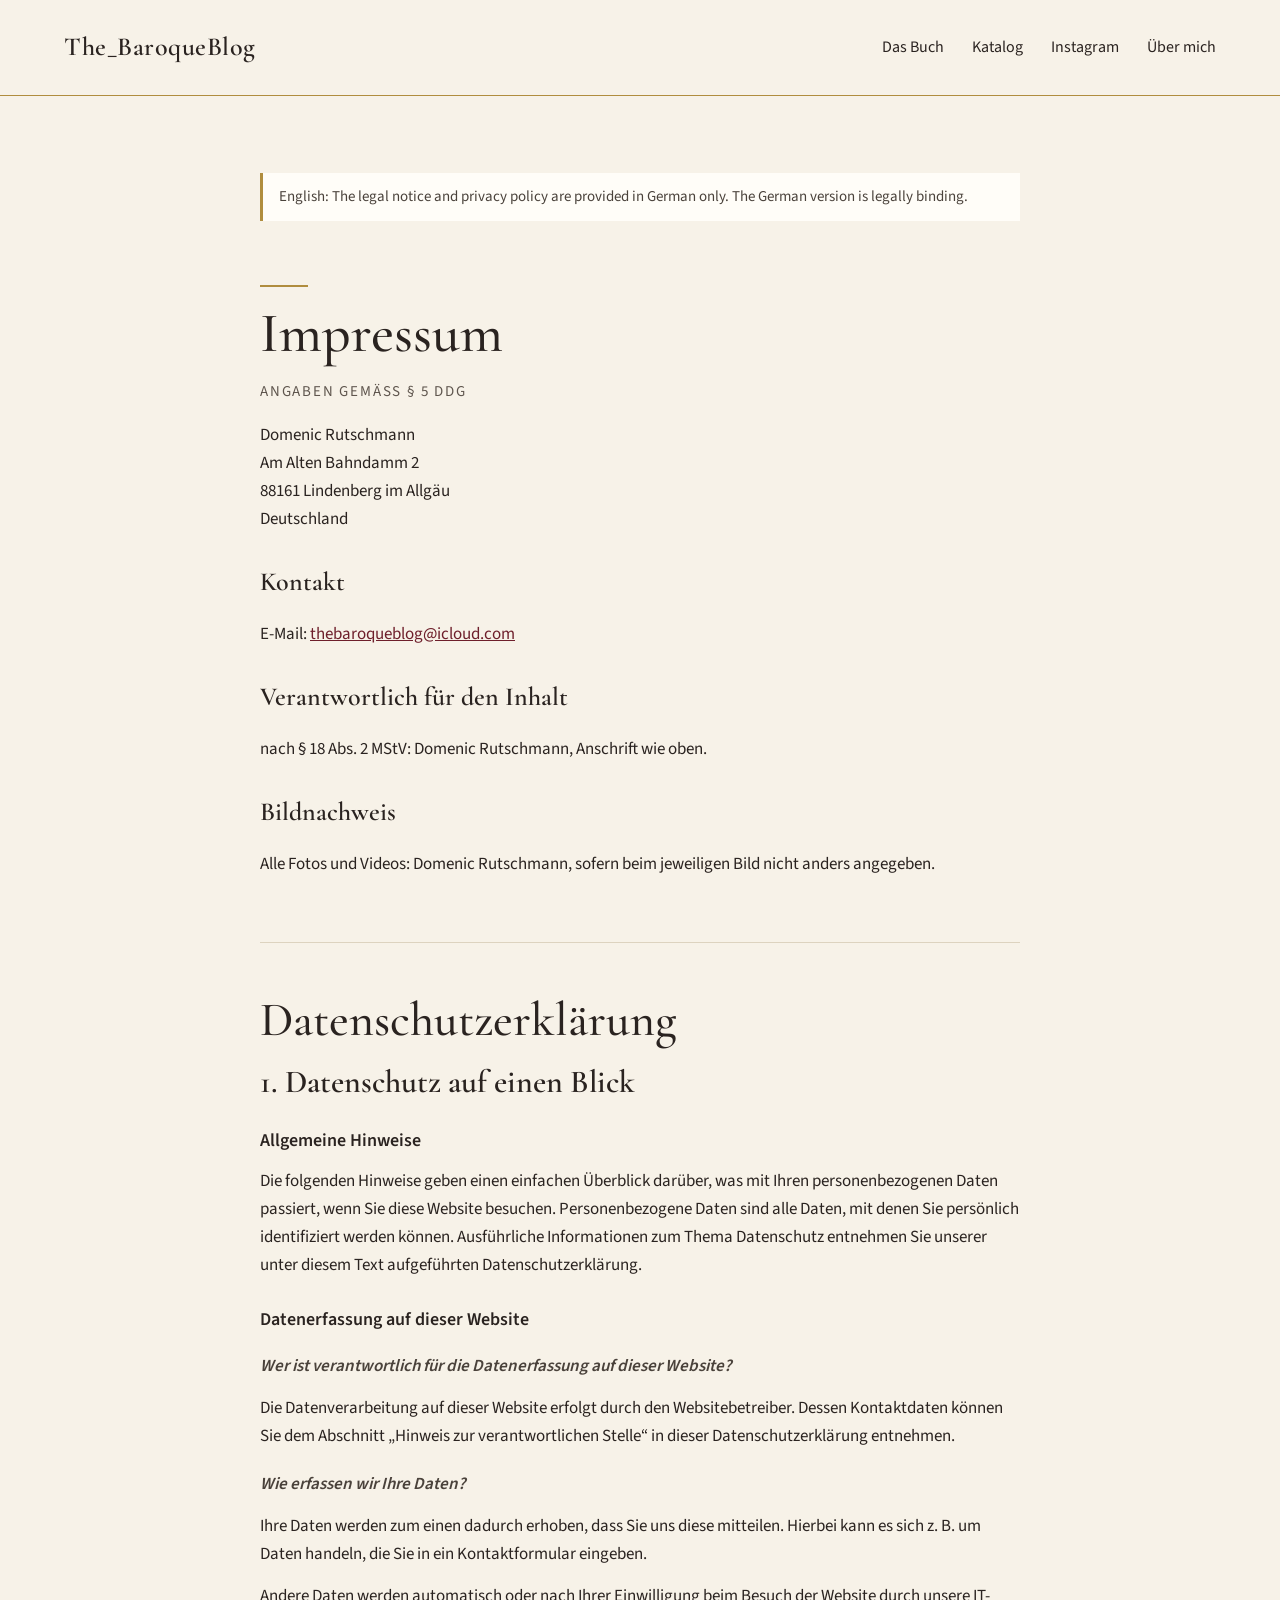
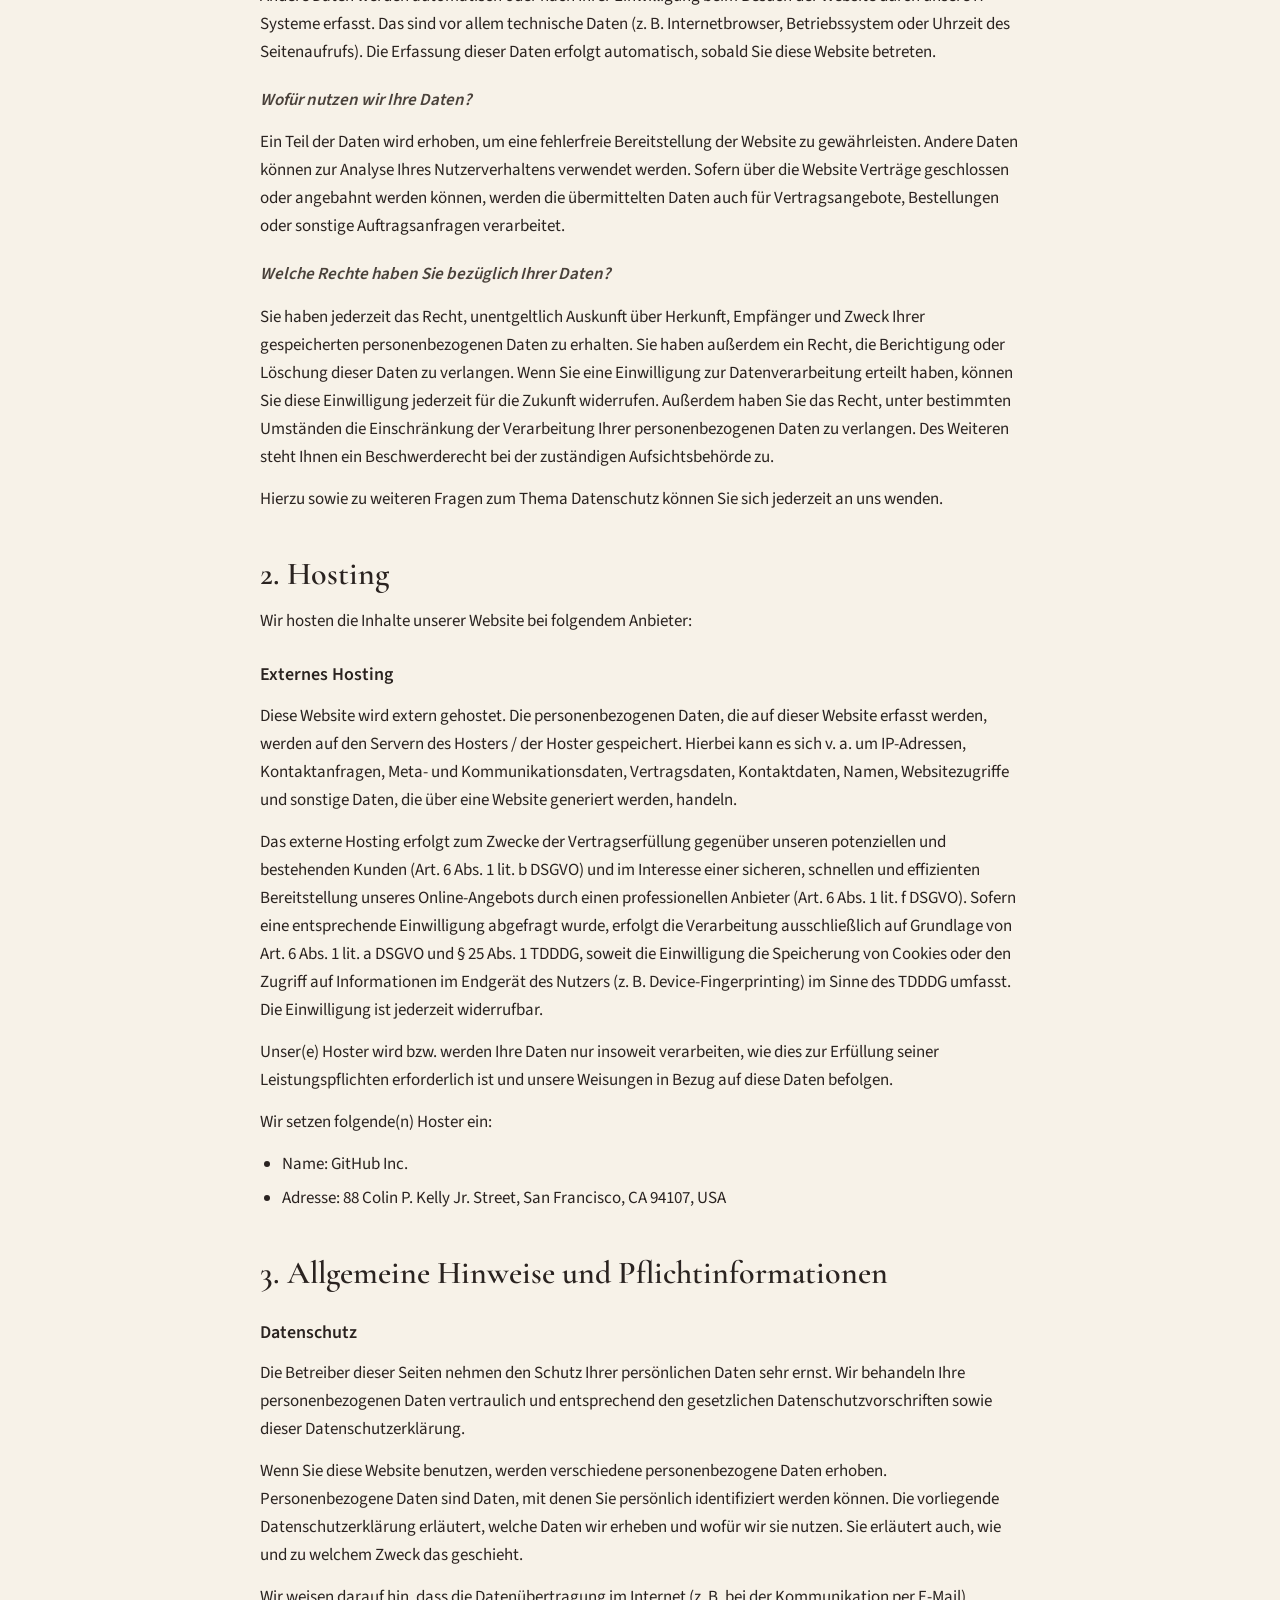
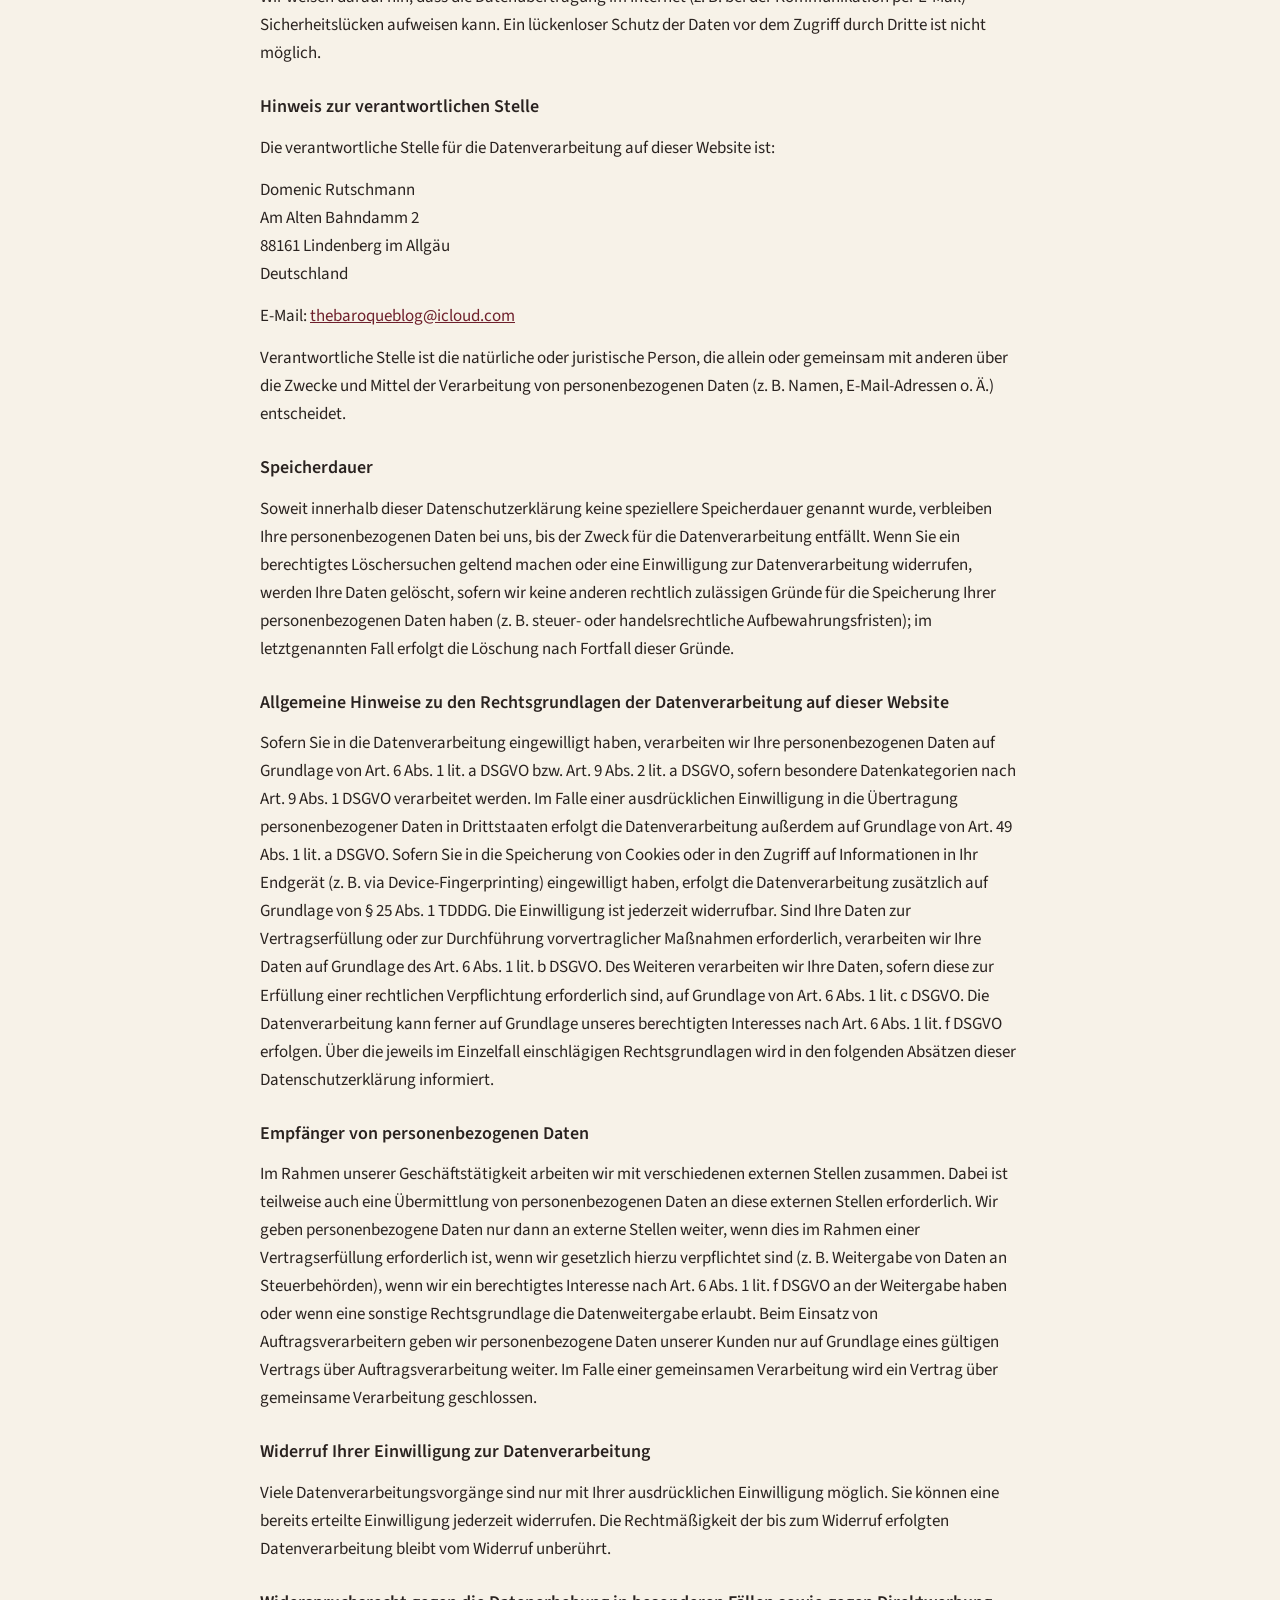
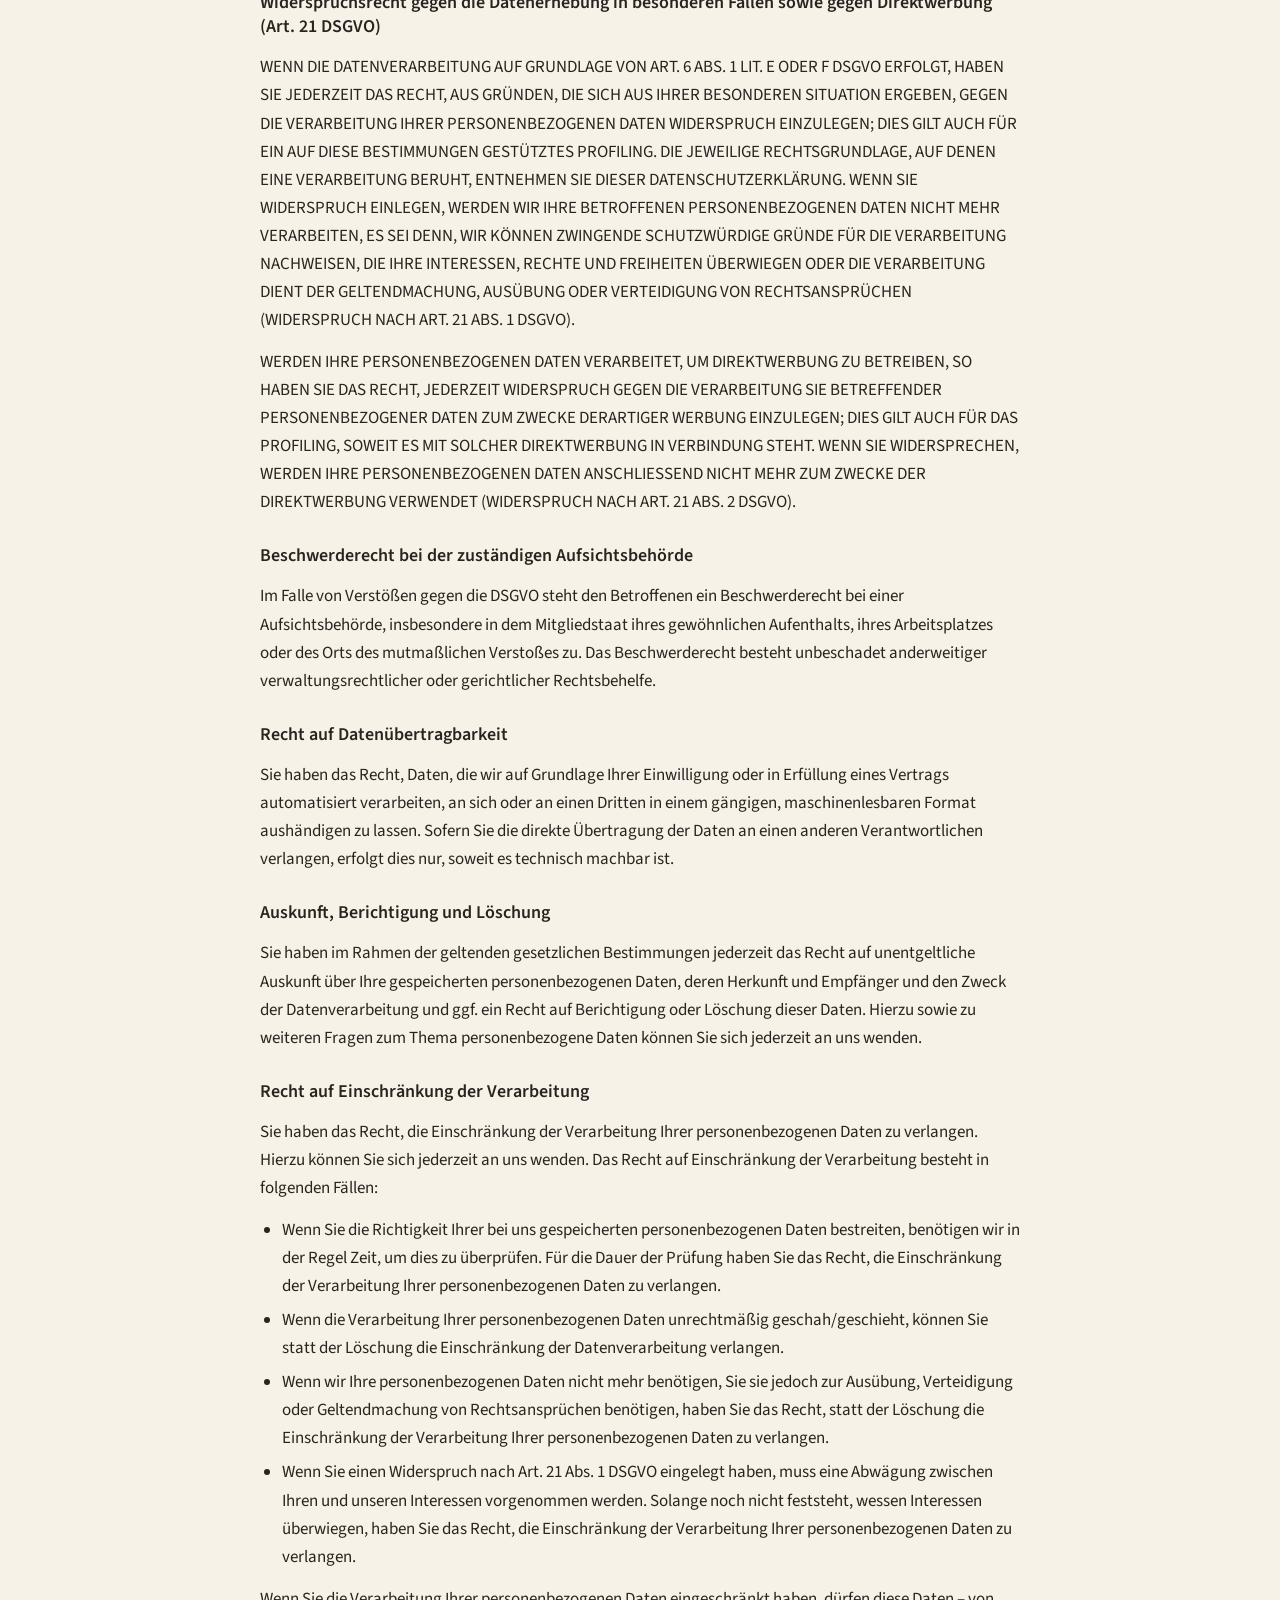
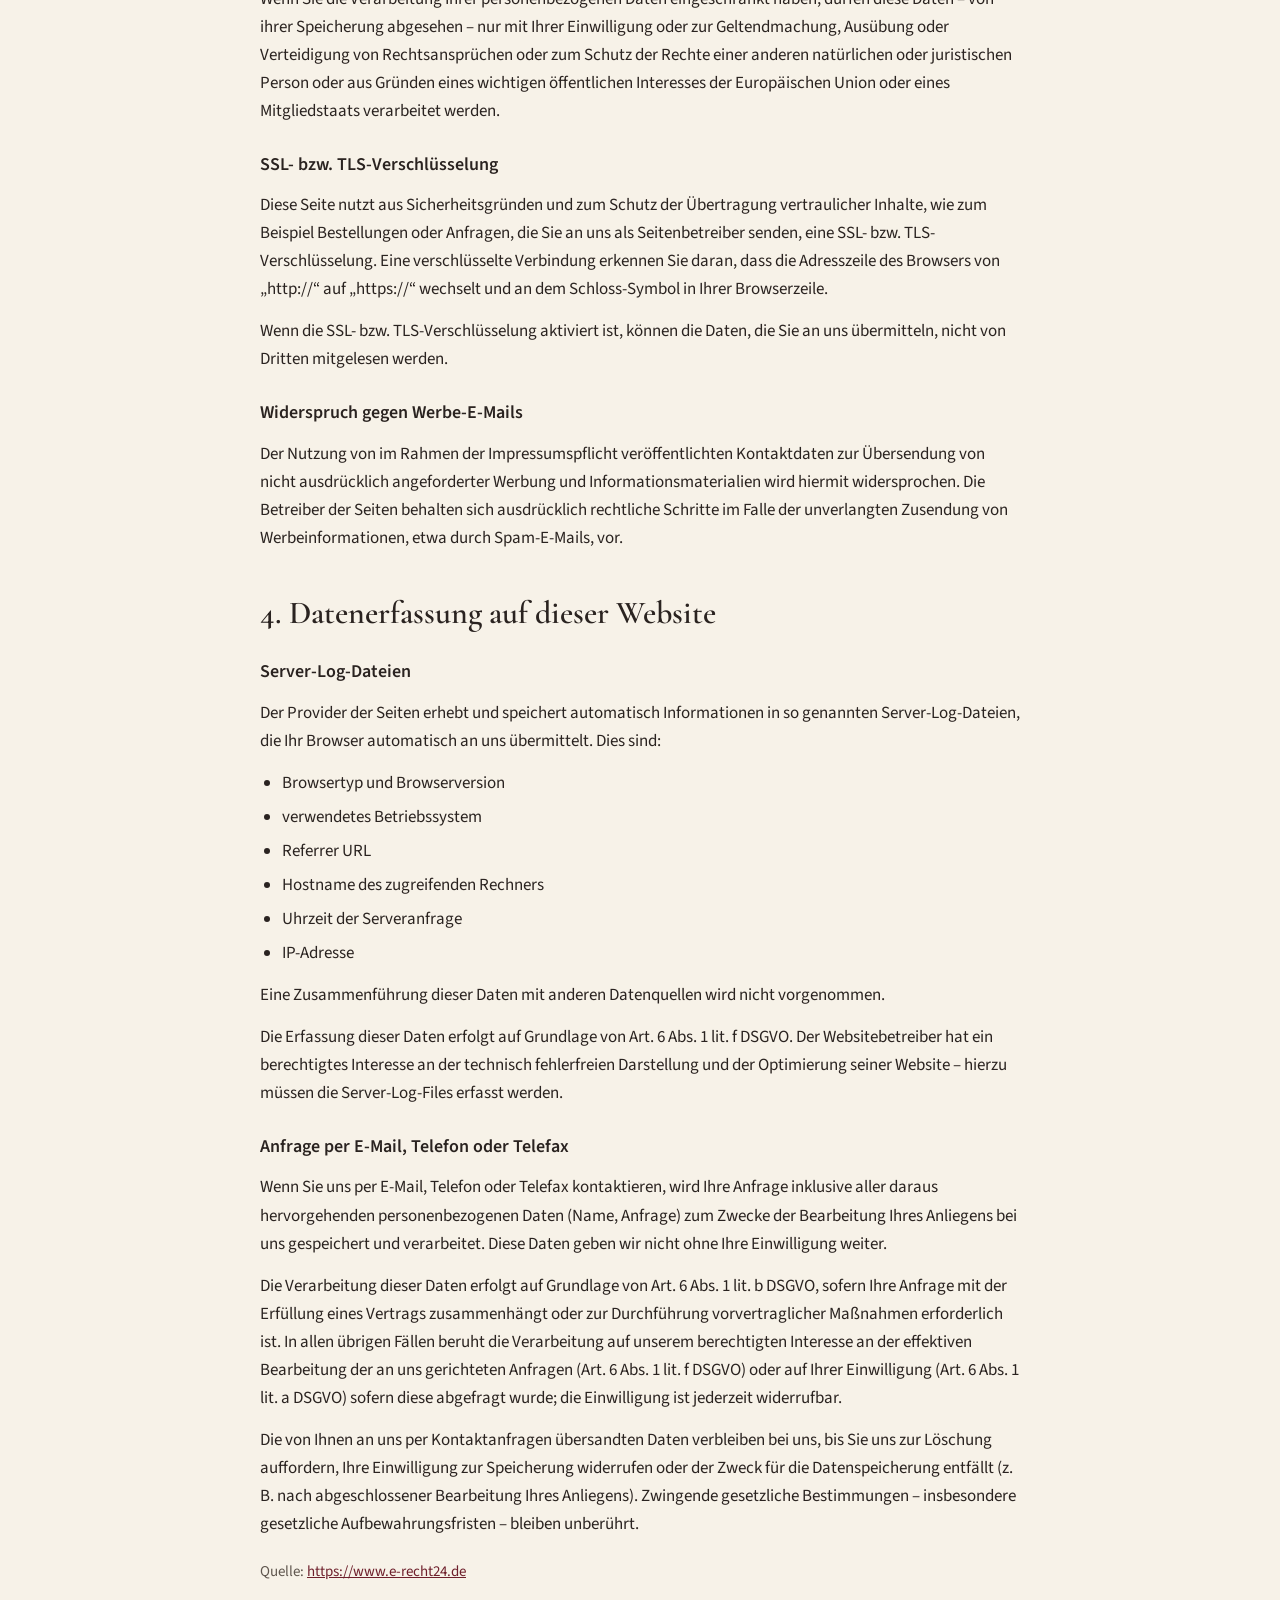
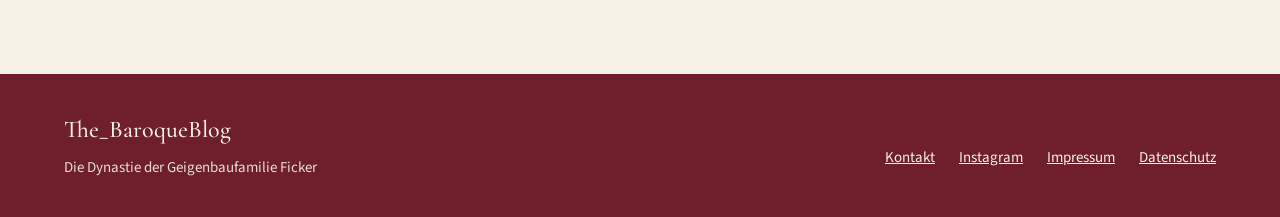
<file: impressum.html>
<!doctype html>
<html lang="de">
<head>
<meta charset="utf-8">
<meta name="viewport" content="width=device-width, initial-scale=1">
<title>Impressum und Datenschutz – The_BaroqueBlog</title>
<meta name="description" content="Die Geigenbauerfamilie Ficker aus Markneukirchen: ein Forschungsprojekt von Domenic Rutschmann zu ihren Meistern und Instrumenten.">
<link rel="canonical" href="https://thebaroqueblog.de/impressum.html">
<meta property="og:type" content="website">
<meta property="og:site_name" content="The_BaroqueBlog">
<meta property="og:title" content="Impressum und Datenschutz – The_BaroqueBlog">
<meta property="og:description" content="Die Geigenbauerfamilie Ficker aus Markneukirchen: ein Forschungsprojekt von Domenic Rutschmann zu ihren Meistern und Instrumenten.">
<meta property="og:url" content="https://thebaroqueblog.de/impressum.html">
<meta property="og:image" content="https://thebaroqueblog.de/img/hero-violine-1705.jpg">
<meta property="og:locale" content="de_DE">
<meta name="twitter:card" content="summary_large_image">
<link rel="icon" href="favicon.svg" type="image/svg+xml">
<link rel="stylesheet" href="css/fonts.css">
<style>
body{margin:0}
html{scroll-behavior:smooth}
a{color:#6E1F2B}a:hover{color:#4A121B}
.dse{display:flex;flex-direction:column;gap:14px;hyphens:auto;-webkit-hyphens:auto;overflow-wrap:break-word}
.dse h2{margin:28px 0 0;font-family:'Cormorant Garamond',Georgia,serif;font-weight:600;font-size:clamp(26px,3vw,32px);line-height:1.2}
.dse h2:first-child{margin-top:0}
.dse h3{margin:14px 0 0;font-size:18px;font-weight:600;line-height:1.35}
.dse h4{margin:6px 0 0;font-size:17px;font-weight:600;font-style:italic;color:#4A423B}
.dse p{margin:0}
.dse ul{margin:0;padding-left:22px;display:flex;flex-direction:column;gap:6px}
.dse .dse-quelle{font-size:15px;color:#5F564E;padding-top:8px}
</style>
</head>
<body>
<div style="background: #F7F2E8; color: #2A2320; font-family: 'Source Sans 3', system-ui, sans-serif; font-size: 17px; line-height: 1.65">

<header style="display: flex; flex-wrap: wrap; align-items: center; justify-content: space-between; gap: 12px 32px; padding: 18px clamp(20px, 5vw, 80px); border-bottom: 1px solid #B08D3E">
<a href="index.html" style="font-family: 'Cormorant Garamond', Georgia, serif; font-weight: 600; font-size: 26px; letter-spacing: 0.02em; text-decoration: none; color: #2A2320; padding: 8px 0">The_BaroqueBlog</a>
<nav aria-label="Hauptnavigation" style="display: flex; flex-wrap: wrap; align-items: center; gap: 4px 28px; font-size: 16px">
<a href="buch.html" style="text-decoration: none; color: #2A2320; padding: 12px 0">Das Buch</a>
<a href="katalog.html" style="text-decoration: none; color: #2A2320; padding: 12px 0">Katalog</a>
<a href="instagram.html" style="text-decoration: none; color: #2A2320; padding: 12px 0">Instagram</a>
<a href="ueber-mich.html" style="text-decoration: none; color: #2A2320; padding: 12px 0">Über mich</a>
</nav>
</header>

<main id="top" style="max-width: 760px; margin: 0 auto; padding: clamp(40px, 6vw, 80px) clamp(20px, 5vw, 40px) clamp(56px, 7vw, 96px); display: flex; flex-direction: column; gap: clamp(44px, 5vw, 64px)">

<p lang="en" style="margin: 0; font-size: 15px; color: #4A423B; background: #FFFDF8; border-left: 3px solid #B08D3E; padding: 12px 16px">English: The legal notice and privacy policy are provided in German only. The German version is legally binding.</p>

<section id="impressum" style="display: flex; flex-direction: column; gap: 16px">
<div aria-hidden="true" style="width: 48px; height: 2px; background: #B08D3E"></div>
<h1 style="margin: 0; font-family: 'Cormorant Garamond', Georgia, serif; font-weight: 500; font-size: clamp(38px, 5vw, 56px); line-height: 1.08">Impressum</h1>
<p style="margin: 0; font-size: 15px; letter-spacing: 0.12em; text-transform: uppercase; color: #5F564E">Angaben gemäß § 5 DDG</p>
<p style="margin: 0">Domenic Rutschmann<br>Am Alten Bahndamm 2<br>88161 Lindenberg im Allgäu<br>Deutschland</p>
<h2 style="margin: 12px 0 0; font-family: 'Cormorant Garamond', Georgia, serif; font-weight: 600; font-size: 26px">Kontakt</h2>
<p style="margin: 0">E-Mail: <a href="mailto:thebaroqueblog@icloud.com">thebaroqueblog@icloud.com</a></p>
<h2 style="margin: 12px 0 0; font-family: 'Cormorant Garamond', Georgia, serif; font-weight: 600; font-size: 26px">Verantwortlich für den Inhalt</h2>
<p style="margin: 0">nach § 18 Abs. 2 MStV: Domenic Rutschmann, Anschrift wie oben.</p>
<h2 style="margin: 12px 0 0; font-family: 'Cormorant Garamond', Georgia, serif; font-weight: 600; font-size: 26px">Bildnachweis</h2>
<p style="margin: 0">Alle Fotos und Videos: Domenic Rutschmann, sofern beim jeweiligen Bild nicht anders angegeben.</p>
</section>

<section id="datenschutz" style="display: flex; flex-direction: column; gap: 16px; border-top: 1px solid #DDD3BF; padding-top: clamp(36px, 4vw, 52px)">
<h1 style="margin: 0; font-family: 'Cormorant Garamond', Georgia, serif; font-weight: 500; font-size: clamp(34px, 4.4vw, 48px); line-height: 1.1">Datenschutzerklärung</h1>
<div class="dse">
<h2>1. Datenschutz auf einen Blick</h2>
<h3>Allgemeine Hinweise</h3>
<p>Die folgenden Hinweise geben einen einfachen Überblick darüber, was mit Ihren personenbezogenen Daten passiert, wenn Sie diese Website besuchen. Personenbezogene Daten sind alle Daten, mit denen Sie persönlich identifiziert werden können. Ausführliche Informationen zum Thema Datenschutz entnehmen Sie unserer unter diesem Text aufgeführten Datenschutzerklärung.</p>
<h3>Datenerfassung auf dieser Website</h3>
<h4>Wer ist verantwortlich für die Datenerfassung auf dieser Website?</h4>
<p>Die Datenverarbeitung auf dieser Website erfolgt durch den Websitebetreiber. Dessen Kontaktdaten können Sie dem Abschnitt „Hinweis zur verantwortlichen Stelle“ in dieser Datenschutzerklärung entnehmen.</p>
<h4>Wie erfassen wir Ihre Daten?</h4>
<p>Ihre Daten werden zum einen dadurch erhoben, dass Sie uns diese mitteilen. Hierbei kann es sich z. B. um Daten handeln, die Sie in ein Kontaktformular eingeben.</p>
<p>Andere Daten werden automatisch oder nach Ihrer Einwilligung beim Besuch der Website durch unsere IT-Systeme erfasst. Das sind vor allem technische Daten (z. B. Internetbrowser, Betriebssystem oder Uhrzeit des Seitenaufrufs). Die Erfassung dieser Daten erfolgt automatisch, sobald Sie diese Website betreten.</p>
<h4>Wofür nutzen wir Ihre Daten?</h4>
<p>Ein Teil der Daten wird erhoben, um eine fehlerfreie Bereitstellung der Website zu gewährleisten. Andere Daten können zur Analyse Ihres Nutzerverhaltens verwendet werden. Sofern über die Website Verträge geschlossen oder angebahnt werden können, werden die übermittelten Daten auch für Vertragsangebote, Bestellungen oder sonstige Auftragsanfragen verarbeitet.</p>
<h4>Welche Rechte haben Sie bezüglich Ihrer Daten?</h4>
<p>Sie haben jederzeit das Recht, unentgeltlich Auskunft über Herkunft, Empfänger und Zweck Ihrer gespeicherten personenbezogenen Daten zu erhalten. Sie haben außerdem ein Recht, die Berichtigung oder Löschung dieser Daten zu verlangen. Wenn Sie eine Einwilligung zur Datenverarbeitung erteilt haben, können Sie diese Einwilligung jederzeit für die Zukunft widerrufen. Außerdem haben Sie das Recht, unter bestimmten Umständen die Einschränkung der Verarbeitung Ihrer personenbezogenen Daten zu verlangen. Des Weiteren steht Ihnen ein Beschwerderecht bei der zuständigen Aufsichtsbehörde zu.</p>
<p>Hierzu sowie zu weiteren Fragen zum Thema Datenschutz können Sie sich jederzeit an uns wenden.</p>
<h2>2. Hosting</h2>
<p>Wir hosten die Inhalte unserer Website bei folgendem Anbieter:</p>
<h3>Externes Hosting</h3>
<p>Diese Website wird extern gehostet. Die personenbezogenen Daten, die auf dieser Website erfasst werden, werden auf den Servern des Hosters / der Hoster gespeichert. Hierbei kann es sich v. a. um IP-Adressen, Kontaktanfragen, Meta- und Kommunikationsdaten, Vertragsdaten, Kontaktdaten, Namen, Websitezugriffe und sonstige Daten, die über eine Website generiert werden, handeln.</p>
<p>Das externe Hosting erfolgt zum Zwecke der Vertragserfüllung gegenüber unseren potenziellen und bestehenden Kunden (Art. 6 Abs. 1 lit. b DSGVO) und im Interesse einer sicheren, schnellen und effizienten Bereitstellung unseres Online-Angebots durch einen professionellen Anbieter (Art. 6 Abs. 1 lit. f DSGVO). Sofern eine entsprechende Einwilligung abgefragt wurde, erfolgt die Verarbeitung ausschließlich auf Grundlage von Art. 6 Abs. 1 lit. a DSGVO und § 25 Abs. 1 TDDDG, soweit die Einwilligung die Speicherung von Cookies oder den Zugriff auf Informationen im Endgerät des Nutzers (z. B. Device-Fingerprinting) im Sinne des TDDDG umfasst. Die Einwilligung ist jederzeit widerrufbar.</p>
<p>Unser(e) Hoster wird bzw. werden Ihre Daten nur insoweit verarbeiten, wie dies zur Erfüllung seiner Leistungspflichten erforderlich ist und unsere Weisungen in Bezug auf diese Daten befolgen.</p>
<p>Wir setzen folgende(n) Hoster ein:</p>
<ul>
<li>Name: GitHub Inc.</li>
<li>Adresse: 88 Colin P. Kelly Jr. Street, San Francisco, CA 94107, USA</li>
</ul>
<h2>3. Allgemeine Hinweise und Pflichtinformationen</h2>
<h3>Datenschutz</h3>
<p>Die Betreiber dieser Seiten nehmen den Schutz Ihrer persönlichen Daten sehr ernst. Wir behandeln Ihre personenbezogenen Daten vertraulich und entsprechend den gesetzlichen Datenschutzvorschriften sowie dieser Datenschutzerklärung.</p>
<p>Wenn Sie diese Website benutzen, werden verschiedene personenbezogene Daten erhoben. Personenbezogene Daten sind Daten, mit denen Sie persönlich identifiziert werden können. Die vorliegende Datenschutzerklärung erläutert, welche Daten wir erheben und wofür wir sie nutzen. Sie erläutert auch, wie und zu welchem Zweck das geschieht.</p>
<p>Wir weisen darauf hin, dass die Datenübertragung im Internet (z. B. bei der Kommunikation per E-Mail) Sicherheitslücken aufweisen kann. Ein lückenloser Schutz der Daten vor dem Zugriff durch Dritte ist nicht möglich.</p>
<h3>Hinweis zur verantwortlichen Stelle</h3>
<p>Die verantwortliche Stelle für die Datenverarbeitung auf dieser Website ist:</p>
<p>Domenic Rutschmann<br>Am Alten Bahndamm 2<br>88161 Lindenberg im Allgäu<br>Deutschland</p>
<p>E-Mail: <a href="mailto:thebaroqueblog@icloud.com">thebaroqueblog@icloud.com</a></p>
<p>Verantwortliche Stelle ist die natürliche oder juristische Person, die allein oder gemeinsam mit anderen über die Zwecke und Mittel der Verarbeitung von personenbezogenen Daten (z. B. Namen, E-Mail-Adressen o. Ä.) entscheidet.</p>
<h3>Speicherdauer</h3>
<p>Soweit innerhalb dieser Datenschutzerklärung keine speziellere Speicherdauer genannt wurde, verbleiben Ihre personenbezogenen Daten bei uns, bis der Zweck für die Datenverarbeitung entfällt. Wenn Sie ein berechtigtes Löschersuchen geltend machen oder eine Einwilligung zur Datenverarbeitung widerrufen, werden Ihre Daten gelöscht, sofern wir keine anderen rechtlich zulässigen Gründe für die Speicherung Ihrer personenbezogenen Daten haben (z. B. steuer- oder handelsrechtliche Aufbewahrungsfristen); im letztgenannten Fall erfolgt die Löschung nach Fortfall dieser Gründe.</p>
<h3>Allgemeine Hinweise zu den Rechtsgrundlagen der Datenverarbeitung auf dieser Website</h3>
<p>Sofern Sie in die Datenverarbeitung eingewilligt haben, verarbeiten wir Ihre personenbezogenen Daten auf Grundlage von Art. 6 Abs. 1 lit. a DSGVO bzw. Art. 9 Abs. 2 lit. a DSGVO, sofern besondere Datenkategorien nach Art. 9 Abs. 1 DSGVO verarbeitet werden. Im Falle einer ausdrücklichen Einwilligung in die Übertragung personenbezogener Daten in Drittstaaten erfolgt die Datenverarbeitung außerdem auf Grundlage von Art. 49 Abs. 1 lit. a DSGVO. Sofern Sie in die Speicherung von Cookies oder in den Zugriff auf Informationen in Ihr Endgerät (z. B. via Device-Fingerprinting) eingewilligt haben, erfolgt die Datenverarbeitung zusätzlich auf Grundlage von § 25 Abs. 1 TDDDG. Die Einwilligung ist jederzeit widerrufbar. Sind Ihre Daten zur Vertragserfüllung oder zur Durchführung vorvertraglicher Maßnahmen erforderlich, verarbeiten wir Ihre Daten auf Grundlage des Art. 6 Abs. 1 lit. b DSGVO. Des Weiteren verarbeiten wir Ihre Daten, sofern diese zur Erfüllung einer rechtlichen Verpflichtung erforderlich sind, auf Grundlage von Art. 6 Abs. 1 lit. c DSGVO. Die Datenverarbeitung kann ferner auf Grundlage unseres berechtigten Interesses nach Art. 6 Abs. 1 lit. f DSGVO erfolgen. Über die jeweils im Einzelfall einschlägigen Rechtsgrundlagen wird in den folgenden Absätzen dieser Datenschutzerklärung informiert.</p>
<h3>Empfänger von personenbezogenen Daten</h3>
<p>Im Rahmen unserer Geschäftstätigkeit arbeiten wir mit verschiedenen externen Stellen zusammen. Dabei ist teilweise auch eine Übermittlung von personenbezogenen Daten an diese externen Stellen erforderlich. Wir geben personenbezogene Daten nur dann an externe Stellen weiter, wenn dies im Rahmen einer Vertragserfüllung erforderlich ist, wenn wir gesetzlich hierzu verpflichtet sind (z. B. Weitergabe von Daten an Steuerbehörden), wenn wir ein berechtigtes Interesse nach Art. 6 Abs. 1 lit. f DSGVO an der Weitergabe haben oder wenn eine sonstige Rechtsgrundlage die Datenweitergabe erlaubt. Beim Einsatz von Auftragsverarbeitern geben wir personenbezogene Daten unserer Kunden nur auf Grundlage eines gültigen Vertrags über Auftragsverarbeitung weiter. Im Falle einer gemeinsamen Verarbeitung wird ein Vertrag über gemeinsame Verarbeitung geschlossen.</p>
<h3>Widerruf Ihrer Einwilligung zur Datenverarbeitung</h3>
<p>Viele Datenverarbeitungsvorgänge sind nur mit Ihrer ausdrücklichen Einwilligung möglich. Sie können eine bereits erteilte Einwilligung jederzeit widerrufen. Die Rechtmäßigkeit der bis zum Widerruf erfolgten Datenverarbeitung bleibt vom Widerruf unberührt.</p>
<h3>Widerspruchsrecht gegen die Datenerhebung in besonderen Fällen sowie gegen Direktwerbung (Art. 21 DSGVO)</h3>
<p>WENN DIE DATENVERARBEITUNG AUF GRUNDLAGE VON ART. 6 ABS. 1 LIT. E ODER F DSGVO ERFOLGT, HABEN SIE JEDERZEIT DAS RECHT, AUS GRÜNDEN, DIE SICH AUS IHRER BESONDEREN SITUATION ERGEBEN, GEGEN DIE VERARBEITUNG IHRER PERSONENBEZOGENEN DATEN WIDERSPRUCH EINZULEGEN; DIES GILT AUCH FÜR EIN AUF DIESE BESTIMMUNGEN GESTÜTZTES PROFILING. DIE JEWEILIGE RECHTSGRUNDLAGE, AUF DENEN EINE VERARBEITUNG BERUHT, ENTNEHMEN SIE DIESER DATENSCHUTZERKLÄRUNG. WENN SIE WIDERSPRUCH EINLEGEN, WERDEN WIR IHRE BETROFFENEN PERSONENBEZOGENEN DATEN NICHT MEHR VERARBEITEN, ES SEI DENN, WIR KÖNNEN ZWINGENDE SCHUTZWÜRDIGE GRÜNDE FÜR DIE VERARBEITUNG NACHWEISEN, DIE IHRE INTERESSEN, RECHTE UND FREIHEITEN ÜBERWIEGEN ODER DIE VERARBEITUNG DIENT DER GELTENDMACHUNG, AUSÜBUNG ODER VERTEIDIGUNG VON RECHTSANSPRÜCHEN (WIDERSPRUCH NACH ART. 21 ABS. 1 DSGVO).</p>
<p>WERDEN IHRE PERSONENBEZOGENEN DATEN VERARBEITET, UM DIREKTWERBUNG ZU BETREIBEN, SO HABEN SIE DAS RECHT, JEDERZEIT WIDERSPRUCH GEGEN DIE VERARBEITUNG SIE BETREFFENDER PERSONENBEZOGENER DATEN ZUM ZWECKE DERARTIGER WERBUNG EINZULEGEN; DIES GILT AUCH FÜR DAS PROFILING, SOWEIT ES MIT SOLCHER DIREKTWERBUNG IN VERBINDUNG STEHT. WENN SIE WIDERSPRECHEN, WERDEN IHRE PERSONENBEZOGENEN DATEN ANSCHLIESSEND NICHT MEHR ZUM ZWECKE DER DIREKTWERBUNG VERWENDET (WIDERSPRUCH NACH ART. 21 ABS. 2 DSGVO).</p>
<h3>Beschwerderecht bei der zuständigen Aufsichtsbehörde</h3>
<p>Im Falle von Verstößen gegen die DSGVO steht den Betroffenen ein Beschwerderecht bei einer Aufsichtsbehörde, insbesondere in dem Mitgliedstaat ihres gewöhnlichen Aufenthalts, ihres Arbeitsplatzes oder des Orts des mutmaßlichen Verstoßes zu. Das Beschwerderecht besteht unbeschadet anderweitiger verwaltungsrechtlicher oder gerichtlicher Rechtsbehelfe.</p>
<h3>Recht auf Datenübertragbarkeit</h3>
<p>Sie haben das Recht, Daten, die wir auf Grundlage Ihrer Einwilligung oder in Erfüllung eines Vertrags automatisiert verarbeiten, an sich oder an einen Dritten in einem gängigen, maschinenlesbaren Format aushändigen zu lassen. Sofern Sie die direkte Übertragung der Daten an einen anderen Verantwortlichen verlangen, erfolgt dies nur, soweit es technisch machbar ist.</p>
<h3>Auskunft, Berichtigung und Löschung</h3>
<p>Sie haben im Rahmen der geltenden gesetzlichen Bestimmungen jederzeit das Recht auf unentgeltliche Auskunft über Ihre gespeicherten personenbezogenen Daten, deren Herkunft und Empfänger und den Zweck der Datenverarbeitung und ggf. ein Recht auf Berichtigung oder Löschung dieser Daten. Hierzu sowie zu weiteren Fragen zum Thema personenbezogene Daten können Sie sich jederzeit an uns wenden.</p>
<h3>Recht auf Einschränkung der Verarbeitung</h3>
<p>Sie haben das Recht, die Einschränkung der Verarbeitung Ihrer personenbezogenen Daten zu verlangen. Hierzu können Sie sich jederzeit an uns wenden. Das Recht auf Einschränkung der Verarbeitung besteht in folgenden Fällen:</p>
<ul>
<li>Wenn Sie die Richtigkeit Ihrer bei uns gespeicherten personenbezogenen Daten bestreiten, benötigen wir in der Regel Zeit, um dies zu überprüfen. Für die Dauer der Prüfung haben Sie das Recht, die Einschränkung der Verarbeitung Ihrer personenbezogenen Daten zu verlangen.</li>
<li>Wenn die Verarbeitung Ihrer personenbezogenen Daten unrechtmäßig geschah/geschieht, können Sie statt der Löschung die Einschränkung der Datenverarbeitung verlangen.</li>
<li>Wenn wir Ihre personenbezogenen Daten nicht mehr benötigen, Sie sie jedoch zur Ausübung, Verteidigung oder Geltendmachung von Rechtsansprüchen benötigen, haben Sie das Recht, statt der Löschung die Einschränkung der Verarbeitung Ihrer personenbezogenen Daten zu verlangen.</li>
<li>Wenn Sie einen Widerspruch nach Art. 21 Abs. 1 DSGVO eingelegt haben, muss eine Abwägung zwischen Ihren und unseren Interessen vorgenommen werden. Solange noch nicht feststeht, wessen Interessen überwiegen, haben Sie das Recht, die Einschränkung der Verarbeitung Ihrer personenbezogenen Daten zu verlangen.</li>
</ul>
<p>Wenn Sie die Verarbeitung Ihrer personenbezogenen Daten eingeschränkt haben, dürfen diese Daten – von ihrer Speicherung abgesehen – nur mit Ihrer Einwilligung oder zur Geltendmachung, Ausübung oder Verteidigung von Rechtsansprüchen oder zum Schutz der Rechte einer anderen natürlichen oder juristischen Person oder aus Gründen eines wichtigen öffentlichen Interesses der Europäischen Union oder eines Mitgliedstaats verarbeitet werden.</p>
<h3>SSL- bzw. TLS-Verschlüsselung</h3>
<p>Diese Seite nutzt aus Sicherheitsgründen und zum Schutz der Übertragung vertraulicher Inhalte, wie zum Beispiel Bestellungen oder Anfragen, die Sie an uns als Seitenbetreiber senden, eine SSL- bzw. TLS-Verschlüsselung. Eine verschlüsselte Verbindung erkennen Sie daran, dass die Adresszeile des Browsers von „http://“ auf „https://“ wechselt und an dem Schloss-Symbol in Ihrer Browserzeile.</p>
<p>Wenn die SSL- bzw. TLS-Verschlüsselung aktiviert ist, können die Daten, die Sie an uns übermitteln, nicht von Dritten mitgelesen werden.</p>
<h3>Widerspruch gegen Werbe-E-Mails</h3>
<p>Der Nutzung von im Rahmen der Impressumspflicht veröffentlichten Kontaktdaten zur Übersendung von nicht ausdrücklich angeforderter Werbung und Informationsmaterialien wird hiermit widersprochen. Die Betreiber der Seiten behalten sich ausdrücklich rechtliche Schritte im Falle der unverlangten Zusendung von Werbeinformationen, etwa durch Spam-E-Mails, vor.</p>
<h2>4. Datenerfassung auf dieser Website</h2>
<h3>Server-Log-Dateien</h3>
<p>Der Provider der Seiten erhebt und speichert automatisch Informationen in so genannten Server-Log-Dateien, die Ihr Browser automatisch an uns übermittelt. Dies sind:</p>
<ul>
<li>Browsertyp und Browserversion</li>
<li>verwendetes Betriebssystem</li>
<li>Referrer URL</li>
<li>Hostname des zugreifenden Rechners</li>
<li>Uhrzeit der Serveranfrage</li>
<li>IP-Adresse</li>
</ul>
<p>Eine Zusammenführung dieser Daten mit anderen Datenquellen wird nicht vorgenommen.</p>
<p>Die Erfassung dieser Daten erfolgt auf Grundlage von Art. 6 Abs. 1 lit. f DSGVO. Der Websitebetreiber hat ein berechtigtes Interesse an der technisch fehlerfreien Darstellung und der Optimierung seiner Website – hierzu müssen die Server-Log-Files erfasst werden.</p>
<h3>Anfrage per E-Mail, Telefon oder Telefax</h3>
<p>Wenn Sie uns per E-Mail, Telefon oder Telefax kontaktieren, wird Ihre Anfrage inklusive aller daraus hervorgehenden personenbezogenen Daten (Name, Anfrage) zum Zwecke der Bearbeitung Ihres Anliegens bei uns gespeichert und verarbeitet. Diese Daten geben wir nicht ohne Ihre Einwilligung weiter.</p>
<p>Die Verarbeitung dieser Daten erfolgt auf Grundlage von Art. 6 Abs. 1 lit. b DSGVO, sofern Ihre Anfrage mit der Erfüllung eines Vertrags zusammenhängt oder zur Durchführung vorvertraglicher Maßnahmen erforderlich ist. In allen übrigen Fällen beruht die Verarbeitung auf unserem berechtigten Interesse an der effektiven Bearbeitung der an uns gerichteten Anfragen (Art. 6 Abs. 1 lit. f DSGVO) oder auf Ihrer Einwilligung (Art. 6 Abs. 1 lit. a DSGVO) sofern diese abgefragt wurde; die Einwilligung ist jederzeit widerrufbar.</p>
<p>Die von Ihnen an uns per Kontaktanfragen übersandten Daten verbleiben bei uns, bis Sie uns zur Löschung auffordern, Ihre Einwilligung zur Speicherung widerrufen oder der Zweck für die Datenspeicherung entfällt (z. B. nach abgeschlossener Bearbeitung Ihres Anliegens). Zwingende gesetzliche Bestimmungen – insbesondere gesetzliche Aufbewahrungsfristen – bleiben unberührt.</p>
<p class="dse-quelle">Quelle: <a href="https://www.e-recht24.de">https://www.e-recht24.de</a></p>
</div>
</section>

</main>

<footer style="background: #6E1F2B; color: #F7F2E8; padding: 36px clamp(20px, 5vw, 80px)">
<div style="max-width: 1200px; margin: 0 auto; display: flex; flex-wrap: wrap; justify-content: space-between; align-items: flex-end; gap: 20px 40px">
<div style="display: flex; flex-direction: column; gap: 6px">
<span style="font-family: 'Cormorant Garamond', Georgia, serif; font-size: 24px">The_BaroqueBlog</span>
<span style="font-size: 15px; color: #E9DFCB">Die Dynastie der Geigenbaufamilie Ficker</span>
</div>
<nav aria-label="Fußzeile" style="display: flex; flex-wrap: wrap; gap: 4px 24px; font-size: 15px">
<a href="mailto:thebaroqueblog@icloud.com" style="color: #F7F2E8; padding: 10px 0">Kontakt</a>
<a href="https://www.instagram.com/the_baroqueblog/" style="color: #F7F2E8; padding: 10px 0">Instagram</a>
<a href="#impressum" style="color: #F7F2E8; padding: 10px 0">Impressum</a>
<a href="#datenschutz" style="color: #F7F2E8; padding: 10px 0">Datenschutz</a>
</nav>
</div>
</footer>

</div>
</body>
</html>
</file>
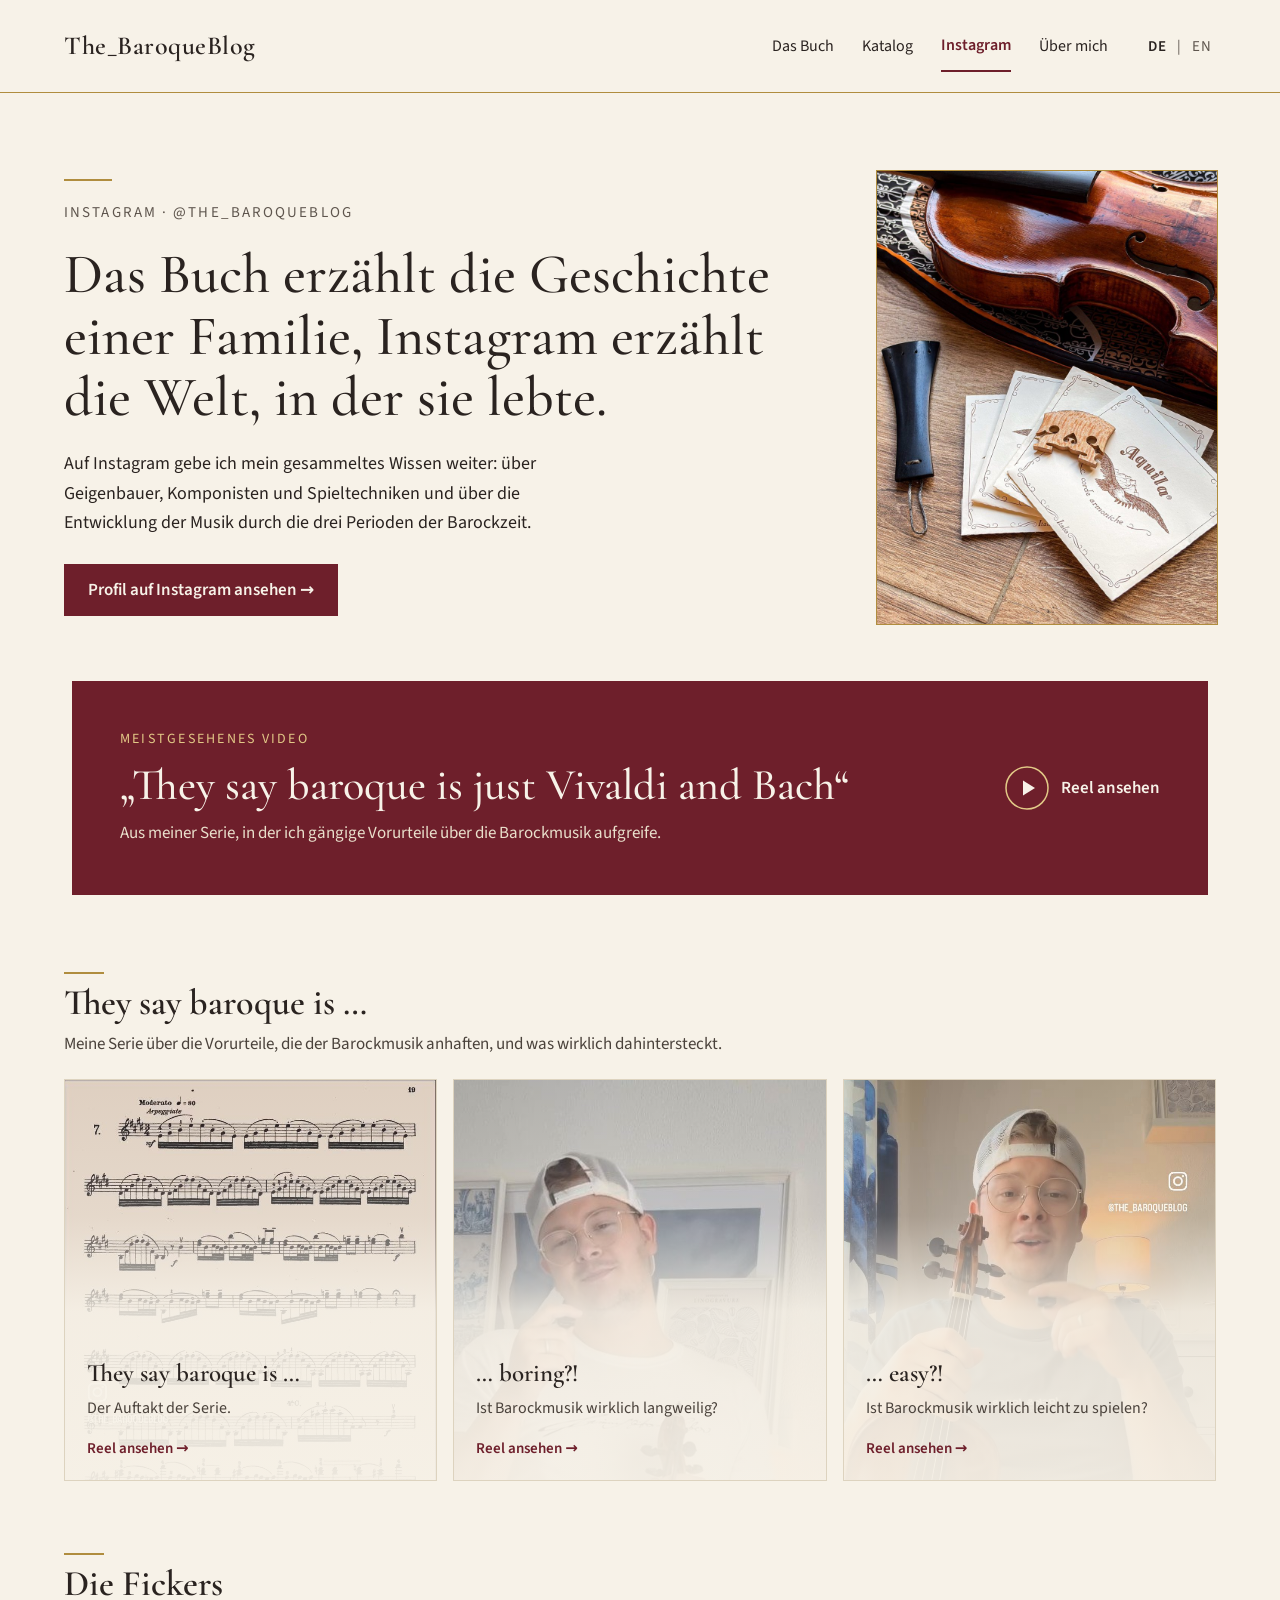
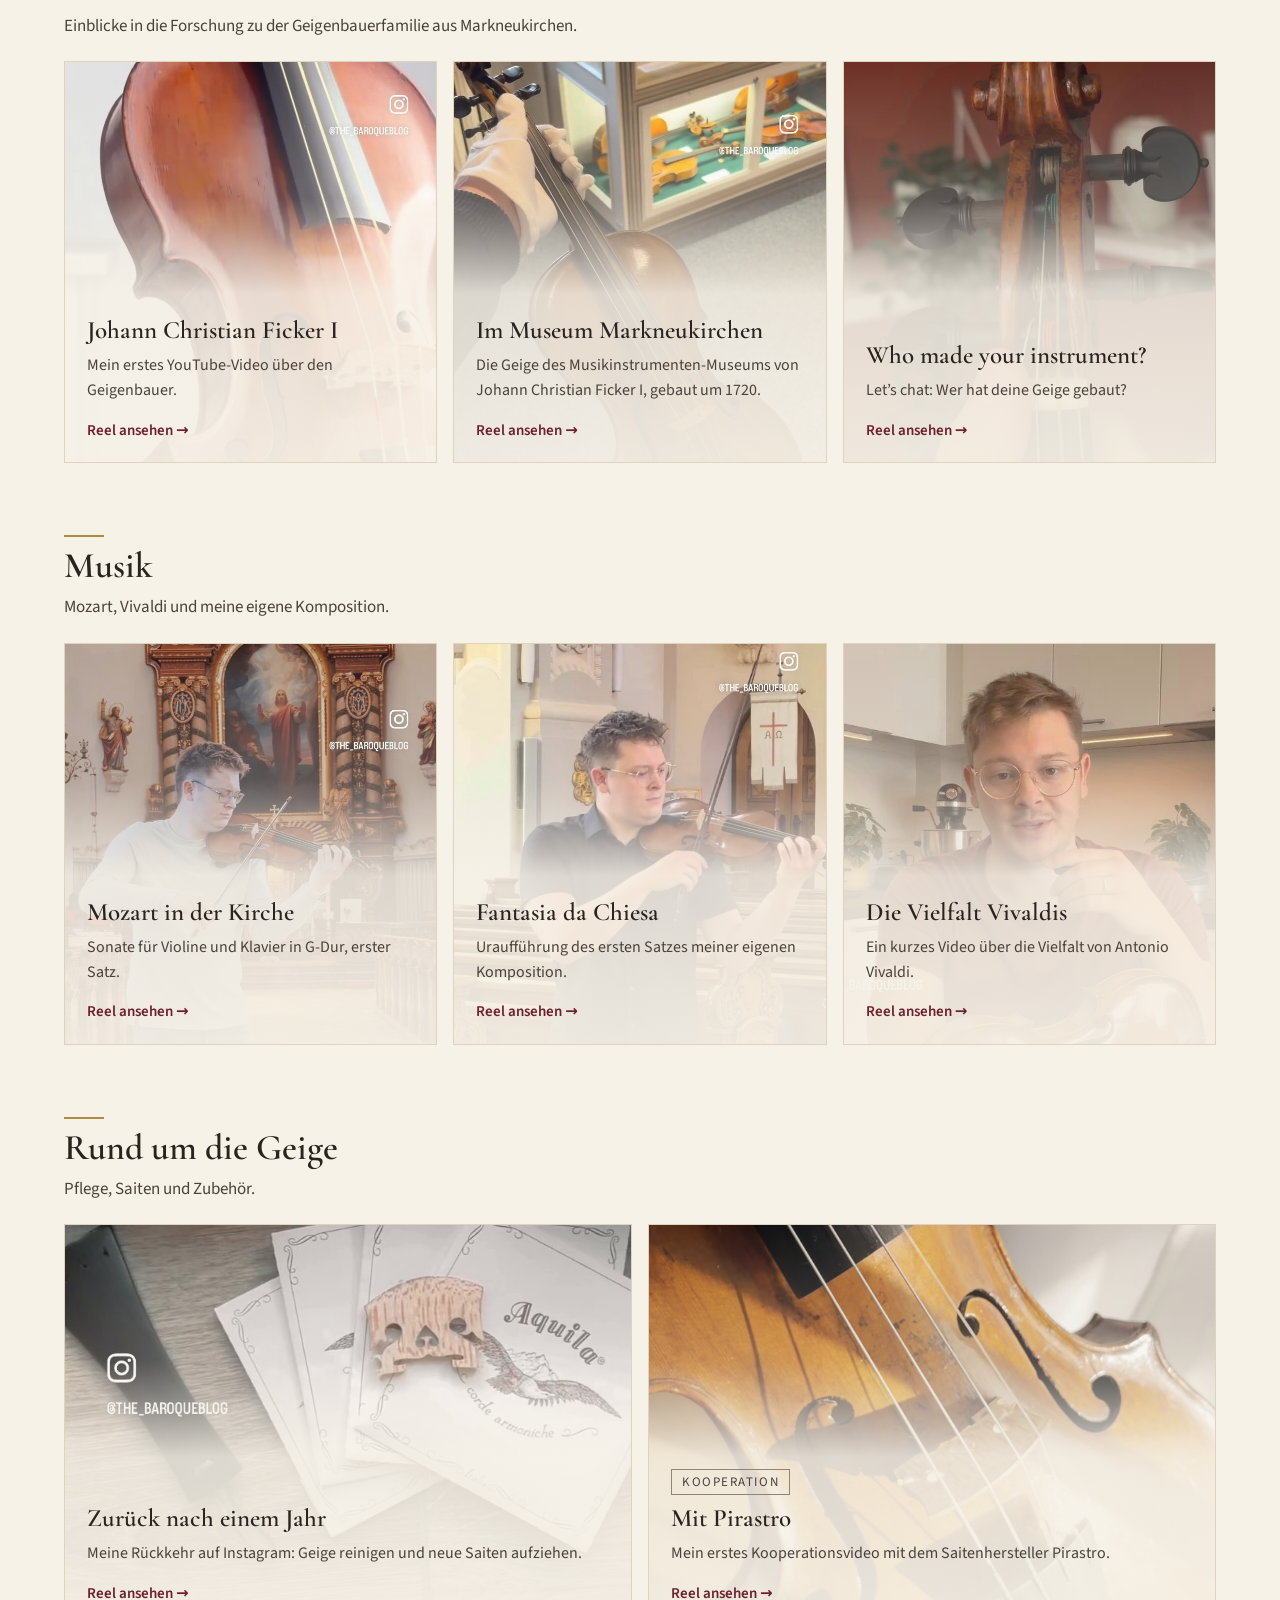
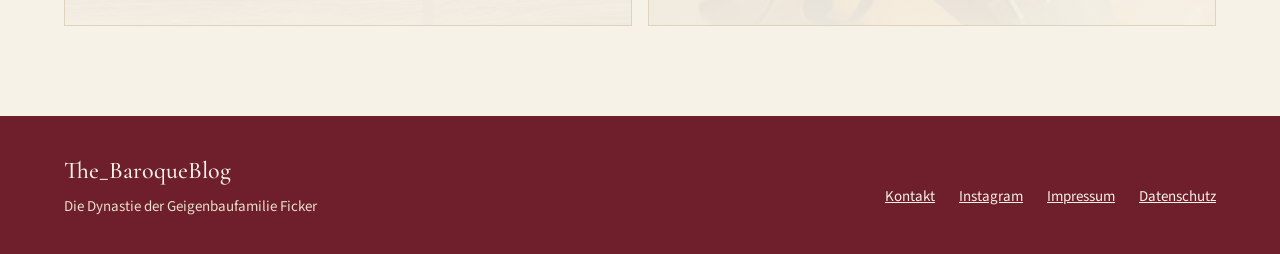
<file: instagram.html>
<!doctype html>
<html lang="de">
<head>
<meta charset="utf-8">
<meta name="viewport" content="width=device-width, initial-scale=1">
<title>Instagram – The_BaroqueBlog</title>
<meta name="description" content="Die Geigenbauerfamilie Ficker aus Markneukirchen: ein Forschungsprojekt von Domenic Rutschmann zu ihren Meistern und Instrumenten.">
<link rel="canonical" href="https://thebaroqueblog.de/instagram.html">
<link rel="alternate" hreflang="de" href="https://thebaroqueblog.de/instagram.html">
<link rel="alternate" hreflang="en" href="https://thebaroqueblog.de/en/instagram.html">
<link rel="alternate" hreflang="x-default" href="https://thebaroqueblog.de/instagram.html">
<meta property="og:type" content="website">
<meta property="og:site_name" content="The_BaroqueBlog">
<meta property="og:title" content="Instagram – The_BaroqueBlog">
<meta property="og:description" content="Die Geigenbauerfamilie Ficker aus Markneukirchen: ein Forschungsprojekt von Domenic Rutschmann zu ihren Meistern und Instrumenten.">
<meta property="og:url" content="https://thebaroqueblog.de/instagram.html">
<meta property="og:image" content="https://thebaroqueblog.de/img/hero-violine-1705.jpg">
<meta property="og:locale" content="de_DE">
<meta name="twitter:card" content="summary_large_image">
<link rel="icon" href="favicon.svg" type="image/svg+xml">
<link rel="stylesheet" href="css/fonts.css">
<style>
body{margin:0}
html{scroll-behavior:smooth}
a{color:#6E1F2B}a:hover{color:#4A121B}
.reel{transition:border-color .2s ease, transform .2s ease}
.reel:hover{border-color:#B08D3E;transform:translateY(-2px)}
</style>
</head>
<body>
<div style="background: #F7F2E8; color: #2A2320; font-family: 'Source Sans 3', system-ui, sans-serif; font-size: 17px; line-height: 1.55">

<header style="display: flex; flex-wrap: wrap; align-items: center; justify-content: space-between; gap: 12px 32px; padding: 18px clamp(20px, 5vw, 80px); border-bottom: 1px solid #B08D3E">
<a href="index.html" style="font-family: 'Cormorant Garamond', Georgia, serif; font-weight: 600; font-size: 26px; letter-spacing: 0.02em; text-decoration: none; color: #2A2320; padding: 8px 0">The_BaroqueBlog</a>
<nav aria-label="Hauptnavigation" style="display: flex; flex-wrap: wrap; align-items: center; gap: 4px 28px; font-size: 16px">
<a href="buch.html" style="text-decoration: none; color: #2A2320; padding: 12px 0">Das Buch</a>
<a href="katalog.html" style="text-decoration: none; color: #2A2320; padding: 12px 0">Katalog</a>
<a href="#top" aria-current="page" style="text-decoration: none; color: #6E1F2B; padding: 12px 0; font-weight: 600; border-bottom: 2px solid #6E1F2B">Instagram</a>
<a href="ueber-mich.html" style="text-decoration: none; color: #2A2320; padding: 12px 0">Über mich</a>
<span style="display: flex; align-items: center; gap: 6px; padding-left: 8px; font-size: 15px; letter-spacing: 0.06em">
<a href="#top" aria-current="true" style="text-decoration: none; color: #2A2320; font-weight: 600; padding: 12px 4px">DE</a>
<span aria-hidden="true" style="color: #5F564E">|</span>
<a href="en/instagram.html" lang="en" style="text-decoration: none; color: #5F564E; padding: 12px 4px">EN</a>
</span>
</nav>
</header>

<main id="top">

<section style="max-width: 1200px; margin: 0 auto; padding: clamp(36px, 6vw, 80px) clamp(20px, 5vw, 80px) clamp(32px, 5vw, 56px); display: flex; flex-wrap: wrap-reverse; align-items: center; gap: 36px clamp(32px, 5vw, 72px)">
<div style="flex: 1.3 1 380px; min-width: 0; display: flex; flex-direction: column; gap: 20px">
<div aria-hidden="true" style="width: 48px; height: 2px; background: #B08D3E"></div>
<p style="margin: 0; font-size: 15px; letter-spacing: 0.14em; text-transform: uppercase; color: #5F564E">Instagram · @The_BaroqueBlog</p>
<h1 style="margin: 0; font-family: 'Cormorant Garamond', Georgia, serif; font-weight: 500; font-size: clamp(34px, 4.4vw, 56px); line-height: 1.1">Das Buch erzählt die Geschichte einer Familie, Instagram erzählt die Welt, in der sie lebte.</h1>
<p style="margin: 0; font-size: 18px; line-height: 1.65; max-width: 60ch">Auf Instagram gebe ich mein gesammeltes Wissen weiter: über Geigenbauer, Komponisten und Spieltechniken und über die Entwicklung der Musik durch die drei Perioden der Barockzeit.</p>
<a href="https://www.instagram.com/the_baroqueblog/" style="align-self: flex-start; margin-top: 6px; text-decoration: none; background: #6E1F2B; color: #F7F2E8; font-weight: 600; padding: 13px 24px">Profil auf Instagram ansehen →</a>
</div>
<figure style="margin: 0; flex: 0 1 340px; min-width: 0">
<img src="img/instagram-aquila.jpg" alt="Barockgeige mit Saitenhalter, Steg und Saitenpackungen von Aquila auf einem Holzboden" style="display: block; width: 100%; aspect-ratio: 3 / 4; object-fit: cover; border: 1px solid #B08D3E">
</figure>
</section>

<section aria-labelledby="highlight-titel" style="padding: 0 clamp(20px, 5vw, 80px) clamp(48px, 6vw, 80px)">
<a href="https://www.instagram.com/reel/DehfE_KxdMA/" style="position: relative; overflow: hidden; max-width: 1040px; margin: 0 auto; text-decoration: none; background: #6E1F2B; color: #F7F2E8; padding: clamp(28px, 4vw, 48px); display: flex; flex-wrap: wrap; align-items: center; justify-content: space-between; gap: 20px 40px">
<span style="position: relative; flex: 1 1 420px; min-width: 0; display: flex; flex-direction: column; gap: 10px">
<span style="font-size: 14px; letter-spacing: 0.16em; text-transform: uppercase; color: #E2C987">Meistgesehenes Video</span>
<span id="highlight-titel" style="font-family: 'Cormorant Garamond', Georgia, serif; font-weight: 500; font-size: clamp(30px, 3.6vw, 44px); line-height: 1.12">„They say baroque is just Vivaldi and Bach“</span>
<span style="color: #E9DFCB">Aus meiner Serie, in der ich gängige Vorurteile über die Barockmusik aufgreife.</span>
</span>
<span style="position: relative; display: inline-flex; align-items: center; gap: 12px; font-weight: 600; white-space: nowrap">
<svg aria-hidden="true" width="44" height="44" viewBox="0 0 44 44" fill="none"><circle cx="22" cy="22" r="21" stroke="#E2C987" stroke-width="1.5"/><path d="M18 14.5v15l12-7.5-12-7.5Z" fill="#F7F2E8"/></svg>
Reel ansehen
</span>
</a>
</section>

<div style="max-width: 1200px; margin: 0 auto; padding: 0 clamp(20px, 5vw, 80px) clamp(56px, 7vw, 96px); display: flex; flex-direction: column; gap: clamp(48px, 6vw, 72px)">

<section style="display: flex; flex-direction: column; gap: 22px">
<div style="display: flex; flex-direction: column; gap: 8px">
<div aria-hidden="true" style="width: 40px; height: 2px; background: #B08D3E"></div>
<h2 style="margin: 0; font-family: 'Cormorant Garamond', Georgia, serif; font-weight: 600; font-size: clamp(28px, 3vw, 36px); line-height: 1.15">They say baroque is …</h2>
<p style="margin: 0; color: #4A423B">Meine Serie über die Vorurteile, die der Barockmusik anhaften, und was wirklich dahintersteckt.</p>
</div>
<div style="display: grid; grid-template-columns: repeat(auto-fit, minmax(240px, 1fr)); gap: 16px">

<a class="reel" href="https://www.instagram.com/reel/Dcl5FoqIfzv/" style="position: relative; overflow: hidden; min-height: 400px; text-decoration: none; color: #2A2320; background: #FFFDF8; border: 1px solid #DDD3BF; display: flex; flex-direction: column; justify-content: flex-end">
<img src="img/reel-serie-auftakt.jpg" alt="" style="position: absolute; inset: 0; width: 100%; height: 100%; object-fit: cover; object-position: center top">
<span aria-hidden="true" style="position: absolute; inset: 0; background: linear-gradient(180deg, rgba(247,242,232,0.06) 0%, rgba(247,242,232,0.30) 34%, rgba(247,242,232,0.88) 58%, rgba(247,242,232,0.95) 100%)"></span>
<span style="position: relative; padding: 22px 22px 20px; display: flex; flex-direction: column; gap: 8px">
<span style="font-family: 'Cormorant Garamond', Georgia, serif; font-weight: 600; font-size: 25px; line-height: 1.2">They say baroque is …</span>
<span style="color: #4A423B; font-size: 16px">Der Auftakt der Serie.</span>
<span style="margin-top: auto; padding-top: 8px; font-weight: 600; font-size: 15px; color: #6E1F2B">Reel ansehen →</span>
</span>
</a>

<a class="reel" href="https://www.instagram.com/reel/Dc3wilxsvv4/" style="position: relative; overflow: hidden; min-height: 400px; text-decoration: none; color: #2A2320; background: #FFFDF8; border: 1px solid #DDD3BF; display: flex; flex-direction: column; justify-content: flex-end">
<img src="img/reel-boring.jpg" alt="" style="position: absolute; inset: 0; width: 100%; height: 100%; object-fit: cover; object-position: center top">
<span aria-hidden="true" style="position: absolute; inset: 0; background: linear-gradient(180deg, rgba(247,242,232,0.06) 0%, rgba(247,242,232,0.30) 34%, rgba(247,242,232,0.88) 58%, rgba(247,242,232,0.95) 100%)"></span>
<span style="position: relative; padding: 22px 22px 20px; display: flex; flex-direction: column; gap: 8px">
<span style="font-family: 'Cormorant Garamond', Georgia, serif; font-weight: 600; font-size: 25px; line-height: 1.2">… boring?!</span>
<span style="color: #4A423B; font-size: 16px">Ist Barockmusik wirklich langweilig?</span>
<span style="margin-top: auto; padding-top: 8px; font-weight: 600; font-size: 15px; color: #6E1F2B">Reel ansehen →</span>
</span>
</a>

<a class="reel" href="https://www.instagram.com/reel/Dd68CRXReLU/" style="position: relative; overflow: hidden; min-height: 400px; text-decoration: none; color: #2A2320; background: #FFFDF8; border: 1px solid #DDD3BF; display: flex; flex-direction: column; justify-content: flex-end">
<img src="img/reel-easy.jpg" alt="" style="position: absolute; inset: 0; width: 100%; height: 100%; object-fit: cover; object-position: center 25%">
<span aria-hidden="true" style="position: absolute; inset: 0; background: linear-gradient(180deg, rgba(247,242,232,0.06) 0%, rgba(247,242,232,0.30) 34%, rgba(247,242,232,0.88) 58%, rgba(247,242,232,0.95) 100%)"></span>
<span style="position: relative; padding: 22px 22px 20px; display: flex; flex-direction: column; gap: 8px">
<span style="font-family: 'Cormorant Garamond', Georgia, serif; font-weight: 600; font-size: 25px; line-height: 1.2">… easy?!</span>
<span style="color: #4A423B; font-size: 16px">Ist Barockmusik wirklich leicht zu spielen?</span>
<span style="margin-top: auto; padding-top: 8px; font-weight: 600; font-size: 15px; color: #6E1F2B">Reel ansehen →</span>
</span>
</a>

</div>
</section>

<section style="display: flex; flex-direction: column; gap: 22px">
<div style="display: flex; flex-direction: column; gap: 8px">
<div aria-hidden="true" style="width: 40px; height: 2px; background: #B08D3E"></div>
<h2 style="margin: 0; font-family: 'Cormorant Garamond', Georgia, serif; font-weight: 600; font-size: clamp(28px, 3vw, 36px); line-height: 1.15">Die Fickers</h2>
<p style="margin: 0; color: #4A423B">Einblicke in die Forschung zu der Geigenbauerfamilie aus Markneukirchen.</p>
</div>
<div style="display: grid; grid-template-columns: repeat(auto-fit, minmax(240px, 1fr)); gap: 16px">

<a class="reel" href="https://www.instagram.com/reel/DVG6tSzCNxY/" style="position: relative; overflow: hidden; min-height: 400px; text-decoration: none; color: #2A2320; background: #FFFDF8; border: 1px solid #DDD3BF; display: flex; flex-direction: column; justify-content: flex-end">
<img src="img/reel-jcf1.jpg" alt="" style="position: absolute; inset: 0; width: 100%; height: 100%; object-fit: cover; object-position: center 35%">
<span aria-hidden="true" style="position: absolute; inset: 0; background: linear-gradient(180deg, rgba(247,242,232,0.06) 0%, rgba(247,242,232,0.30) 34%, rgba(247,242,232,0.88) 58%, rgba(247,242,232,0.95) 100%)"></span>
<span style="position: relative; padding: 22px 22px 20px; display: flex; flex-direction: column; gap: 8px">
<span style="font-family: 'Cormorant Garamond', Georgia, serif; font-weight: 600; font-size: 25px; line-height: 1.2">Johann Christian Ficker I</span>
<span style="color: #4A423B; font-size: 16px">Mein erstes YouTube-Video über den Geigenbauer.</span>
<span style="margin-top: auto; padding-top: 8px; font-weight: 600; font-size: 15px; color: #6E1F2B">Reel ansehen →</span>
</span>
</a>

<a class="reel" href="https://www.instagram.com/reel/DYFZsQmoknr/" style="position: relative; overflow: hidden; min-height: 400px; text-decoration: none; color: #2A2320; background: #FFFDF8; border: 1px solid #DDD3BF; display: flex; flex-direction: column; justify-content: flex-end">
<img src="img/reel-museum.jpg" alt="" style="position: absolute; inset: 0; width: 100%; height: 100%; object-fit: cover; object-position: center 40%">
<span aria-hidden="true" style="position: absolute; inset: 0; background: linear-gradient(180deg, rgba(247,242,232,0.06) 0%, rgba(247,242,232,0.30) 34%, rgba(247,242,232,0.88) 58%, rgba(247,242,232,0.95) 100%)"></span>
<span style="position: relative; padding: 22px 22px 20px; display: flex; flex-direction: column; gap: 8px">
<span style="font-family: 'Cormorant Garamond', Georgia, serif; font-weight: 600; font-size: 25px; line-height: 1.2">Im Museum Markneukirchen</span>
<span style="color: #4A423B; font-size: 16px">Die Geige des Musikinstrumenten-Museums von Johann Christian Ficker I, gebaut um 1720.</span>
<span style="margin-top: auto; padding-top: 8px; font-weight: 600; font-size: 15px; color: #6E1F2B">Reel ansehen →</span>
</span>
</a>

<a class="reel" href="https://www.instagram.com/reel/DcyyS2zorvi/" style="position: relative; overflow: hidden; min-height: 400px; text-decoration: none; color: #2A2320; background: #FFFDF8; border: 1px solid #DDD3BF; display: flex; flex-direction: column; justify-content: flex-end">
<img src="img/reel-who-made.jpg" alt="" style="position: absolute; inset: 0; width: 100%; height: 100%; object-fit: cover; object-position: center top">
<span aria-hidden="true" style="position: absolute; inset: 0; background: linear-gradient(180deg, rgba(247,242,232,0.06) 0%, rgba(247,242,232,0.30) 34%, rgba(247,242,232,0.88) 58%, rgba(247,242,232,0.95) 100%)"></span>
<span style="position: relative; padding: 22px 22px 20px; display: flex; flex-direction: column; gap: 8px">
<span style="font-family: 'Cormorant Garamond', Georgia, serif; font-weight: 600; font-size: 25px; line-height: 1.2">Who made your instrument?</span>
<span style="color: #4A423B; font-size: 16px">Let’s chat: Wer hat deine Geige gebaut?</span>
<span style="margin-top: auto; padding-top: 8px; font-weight: 600; font-size: 15px; color: #6E1F2B">Reel ansehen →</span>
</span>
</a>

</div>
</section>

<section style="display: flex; flex-direction: column; gap: 22px">
<div style="display: flex; flex-direction: column; gap: 8px">
<div aria-hidden="true" style="width: 40px; height: 2px; background: #B08D3E"></div>
<h2 style="margin: 0; font-family: 'Cormorant Garamond', Georgia, serif; font-weight: 600; font-size: clamp(28px, 3vw, 36px); line-height: 1.15">Musik</h2>
<p style="margin: 0; color: #4A423B">Mozart, Vivaldi und meine eigene Komposition.</p>
</div>
<div style="display: grid; grid-template-columns: repeat(auto-fit, minmax(240px, 1fr)); gap: 16px">

<a class="reel" href="https://www.instagram.com/reel/DXuWtCpiDqG/" style="position: relative; overflow: hidden; min-height: 400px; text-decoration: none; color: #2A2320; background: #FFFDF8; border: 1px solid #DDD3BF; display: flex; flex-direction: column; justify-content: flex-end">
<img src="img/reel-mozart.jpg" alt="" style="position: absolute; inset: 0; width: 100%; height: 100%; object-fit: cover; object-position: center 35%">
<span aria-hidden="true" style="position: absolute; inset: 0; background: linear-gradient(180deg, rgba(247,242,232,0.06) 0%, rgba(247,242,232,0.30) 34%, rgba(247,242,232,0.88) 58%, rgba(247,242,232,0.95) 100%)"></span>
<span style="position: relative; padding: 22px 22px 20px; display: flex; flex-direction: column; gap: 8px">
<span style="font-family: 'Cormorant Garamond', Georgia, serif; font-weight: 600; font-size: 25px; line-height: 1.2">Mozart in der Kirche</span>
<span style="color: #4A423B; font-size: 16px">Sonate für Violine und Klavier in G-Dur, erster Satz.</span>
<span style="margin-top: auto; padding-top: 8px; font-weight: 600; font-size: 15px; color: #6E1F2B">Reel ansehen →</span>
</span>
</a>

<a class="reel" href="https://www.instagram.com/reel/Db8kqoBo2GQ/" style="position: relative; overflow: hidden; min-height: 400px; text-decoration: none; color: #2A2320; background: #FFFDF8; border: 1px solid #DDD3BF; display: flex; flex-direction: column; justify-content: flex-end">
<img src="img/reel-fantasia.jpg" alt="" style="position: absolute; inset: 0; width: 100%; height: 100%; object-fit: cover; object-position: center 25%">
<span aria-hidden="true" style="position: absolute; inset: 0; background: linear-gradient(180deg, rgba(247,242,232,0.06) 0%, rgba(247,242,232,0.30) 34%, rgba(247,242,232,0.88) 58%, rgba(247,242,232,0.95) 100%)"></span>
<span style="position: relative; padding: 22px 22px 20px; display: flex; flex-direction: column; gap: 8px">
<span style="font-family: 'Cormorant Garamond', Georgia, serif; font-weight: 600; font-size: 25px; line-height: 1.2">Fantasia da Chiesa</span>
<span style="color: #4A423B; font-size: 16px">Uraufführung des ersten Satzes meiner eigenen Komposition.</span>
<span style="margin-top: auto; padding-top: 8px; font-weight: 600; font-size: 15px; color: #6E1F2B">Reel ansehen →</span>
</span>
</a>

<a class="reel" href="https://www.instagram.com/reel/DdJ0QJooMaD/" style="position: relative; overflow: hidden; min-height: 400px; text-decoration: none; color: #2A2320; background: #FFFDF8; border: 1px solid #DDD3BF; display: flex; flex-direction: column; justify-content: flex-end">
<img src="img/reel-vivaldi.jpg" alt="" style="position: absolute; inset: 0; width: 100%; height: 100%; object-fit: cover; object-position: center top">
<span aria-hidden="true" style="position: absolute; inset: 0; background: linear-gradient(180deg, rgba(247,242,232,0.06) 0%, rgba(247,242,232,0.30) 34%, rgba(247,242,232,0.88) 58%, rgba(247,242,232,0.95) 100%)"></span>
<span style="position: relative; padding: 22px 22px 20px; display: flex; flex-direction: column; gap: 8px">
<span style="font-family: 'Cormorant Garamond', Georgia, serif; font-weight: 600; font-size: 25px; line-height: 1.2">Die Vielfalt Vivaldis</span>
<span style="color: #4A423B; font-size: 16px">Ein kurzes Video über die Vielfalt von Antonio Vivaldi.</span>
<span style="margin-top: auto; padding-top: 8px; font-weight: 600; font-size: 15px; color: #6E1F2B">Reel ansehen →</span>
</span>
</a>

</div>
</section>

<section style="display: flex; flex-direction: column; gap: 22px">
<div style="display: flex; flex-direction: column; gap: 8px">
<div aria-hidden="true" style="width: 40px; height: 2px; background: #B08D3E"></div>
<h2 style="margin: 0; font-family: 'Cormorant Garamond', Georgia, serif; font-weight: 600; font-size: clamp(28px, 3vw, 36px); line-height: 1.15">Rund um die Geige</h2>
<p style="margin: 0; color: #4A423B">Pflege, Saiten und Zubehör.</p>
</div>
<div style="display: grid; grid-template-columns: repeat(auto-fit, minmax(240px, 1fr)); gap: 16px">

<a class="reel" href="https://www.instagram.com/reel/DQesgAziA3e/" style="position: relative; overflow: hidden; min-height: 400px; text-decoration: none; color: #2A2320; background: #FFFDF8; border: 1px solid #DDD3BF; display: flex; flex-direction: column; justify-content: flex-end">
<img src="img/reel-saiten.jpg" alt="" style="position: absolute; inset: 0; width: 100%; height: 100%; object-fit: cover; object-position: center 75%">
<span aria-hidden="true" style="position: absolute; inset: 0; background: linear-gradient(180deg, rgba(247,242,232,0.06) 0%, rgba(247,242,232,0.30) 34%, rgba(247,242,232,0.88) 58%, rgba(247,242,232,0.95) 100%)"></span>
<span style="position: relative; padding: 22px 22px 20px; display: flex; flex-direction: column; gap: 8px">

<span style="font-family: 'Cormorant Garamond', Georgia, serif; font-weight: 600; font-size: 25px; line-height: 1.2">Zurück nach einem Jahr</span>
<span style="color: #4A423B; font-size: 16px">Meine Rückkehr auf Instagram: Geige reinigen und neue Saiten aufziehen.</span>
<span style="margin-top: auto; padding-top: 8px; font-weight: 600; font-size: 15px; color: #6E1F2B">Reel ansehen →</span>
</span>
</a>

<a class="reel" href="https://www.instagram.com/reel/DfAZGmbRWd9/" style="position: relative; overflow: hidden; min-height: 400px; text-decoration: none; color: #2A2320; background: #FFFDF8; border: 1px solid #DDD3BF; display: flex; flex-direction: column; justify-content: flex-end">
<img src="img/reel-pirastro.jpg" alt="" style="position: absolute; inset: 0; width: 100%; height: 100%; object-fit: cover; object-position: center 40%">
<span aria-hidden="true" style="position: absolute; inset: 0; background: linear-gradient(180deg, rgba(247,242,232,0.06) 0%, rgba(247,242,232,0.30) 34%, rgba(247,242,232,0.88) 58%, rgba(247,242,232,0.95) 100%)"></span>
<span style="position: relative; padding: 22px 22px 20px; display: flex; flex-direction: column; gap: 8px">

<span style="align-self: flex-start; font-size: 13px; letter-spacing: 0.12em; text-transform: uppercase; color: #4A423B; border: 1px solid #8F8576; padding: 2px 10px">Kooperation</span>

<span style="font-family: 'Cormorant Garamond', Georgia, serif; font-weight: 600; font-size: 25px; line-height: 1.2">Mit Pirastro</span>
<span style="color: #4A423B; font-size: 16px">Mein erstes Kooperationsvideo mit dem Saitenhersteller Pirastro.</span>
<span style="margin-top: auto; padding-top: 8px; font-weight: 600; font-size: 15px; color: #6E1F2B">Reel ansehen →</span>
</span>
</a>

</div>
</section>

</div>

</main>

<footer style="background: #6E1F2B; color: #F7F2E8; padding: 36px clamp(20px, 5vw, 80px)">
<div style="max-width: 1200px; margin: 0 auto; display: flex; flex-wrap: wrap; justify-content: space-between; align-items: flex-end; gap: 20px 40px">
<div style="display: flex; flex-direction: column; gap: 6px">
<span style="font-family: 'Cormorant Garamond', Georgia, serif; font-size: 24px">The_BaroqueBlog</span>
<span style="font-size: 15px; color: #E9DFCB">Die Dynastie der Geigenbaufamilie Ficker</span>
</div>
<nav aria-label="Fußzeile" style="display: flex; flex-wrap: wrap; gap: 4px 24px; font-size: 15px">
<a href="mailto:thebaroqueblog@icloud.com" style="color: #F7F2E8; padding: 10px 0">Kontakt</a>
<a href="https://www.instagram.com/the_baroqueblog/" style="color: #F7F2E8; padding: 10px 0">Instagram</a>
<a href="impressum.html" style="color: #F7F2E8; padding: 10px 0">Impressum</a>
<a href="impressum.html#datenschutz" style="color: #F7F2E8; padding: 10px 0">Datenschutz</a>
</nav>
</div>
</footer>

</div>
</body>
</html>
</file>
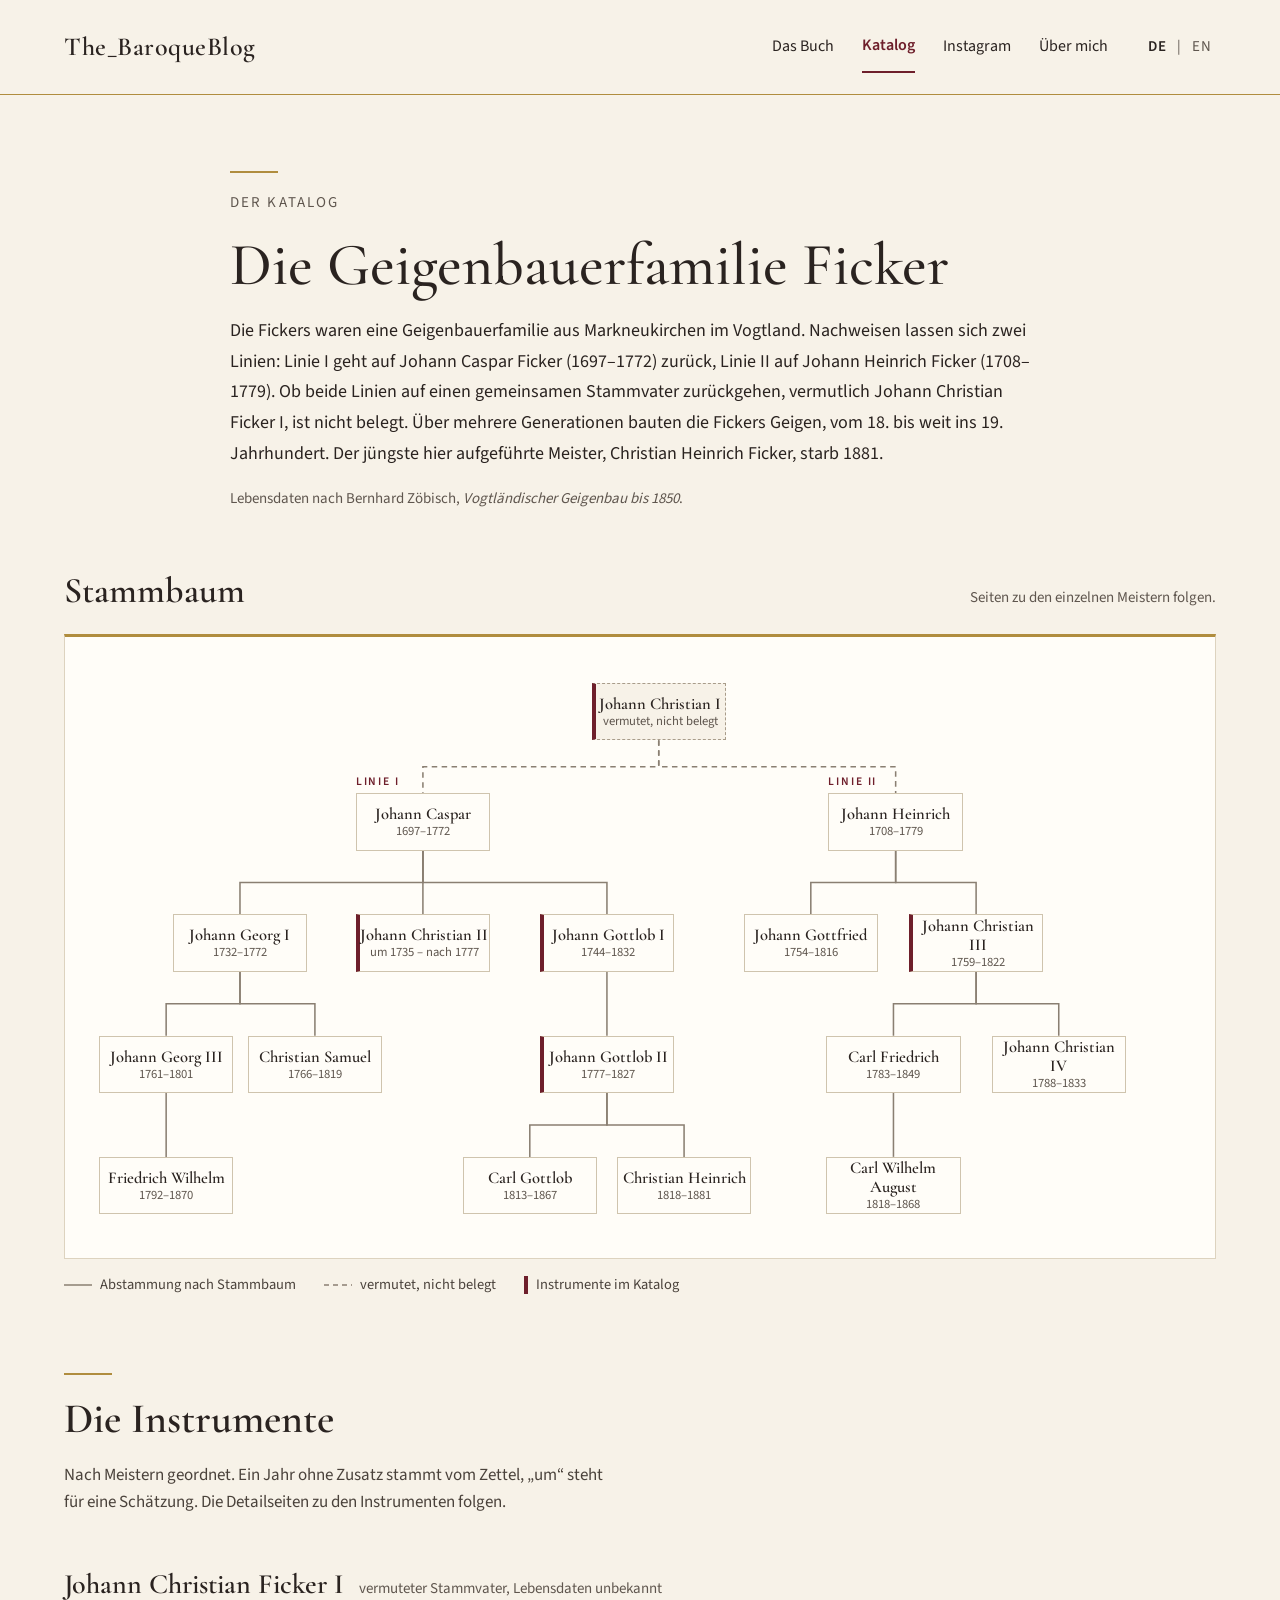
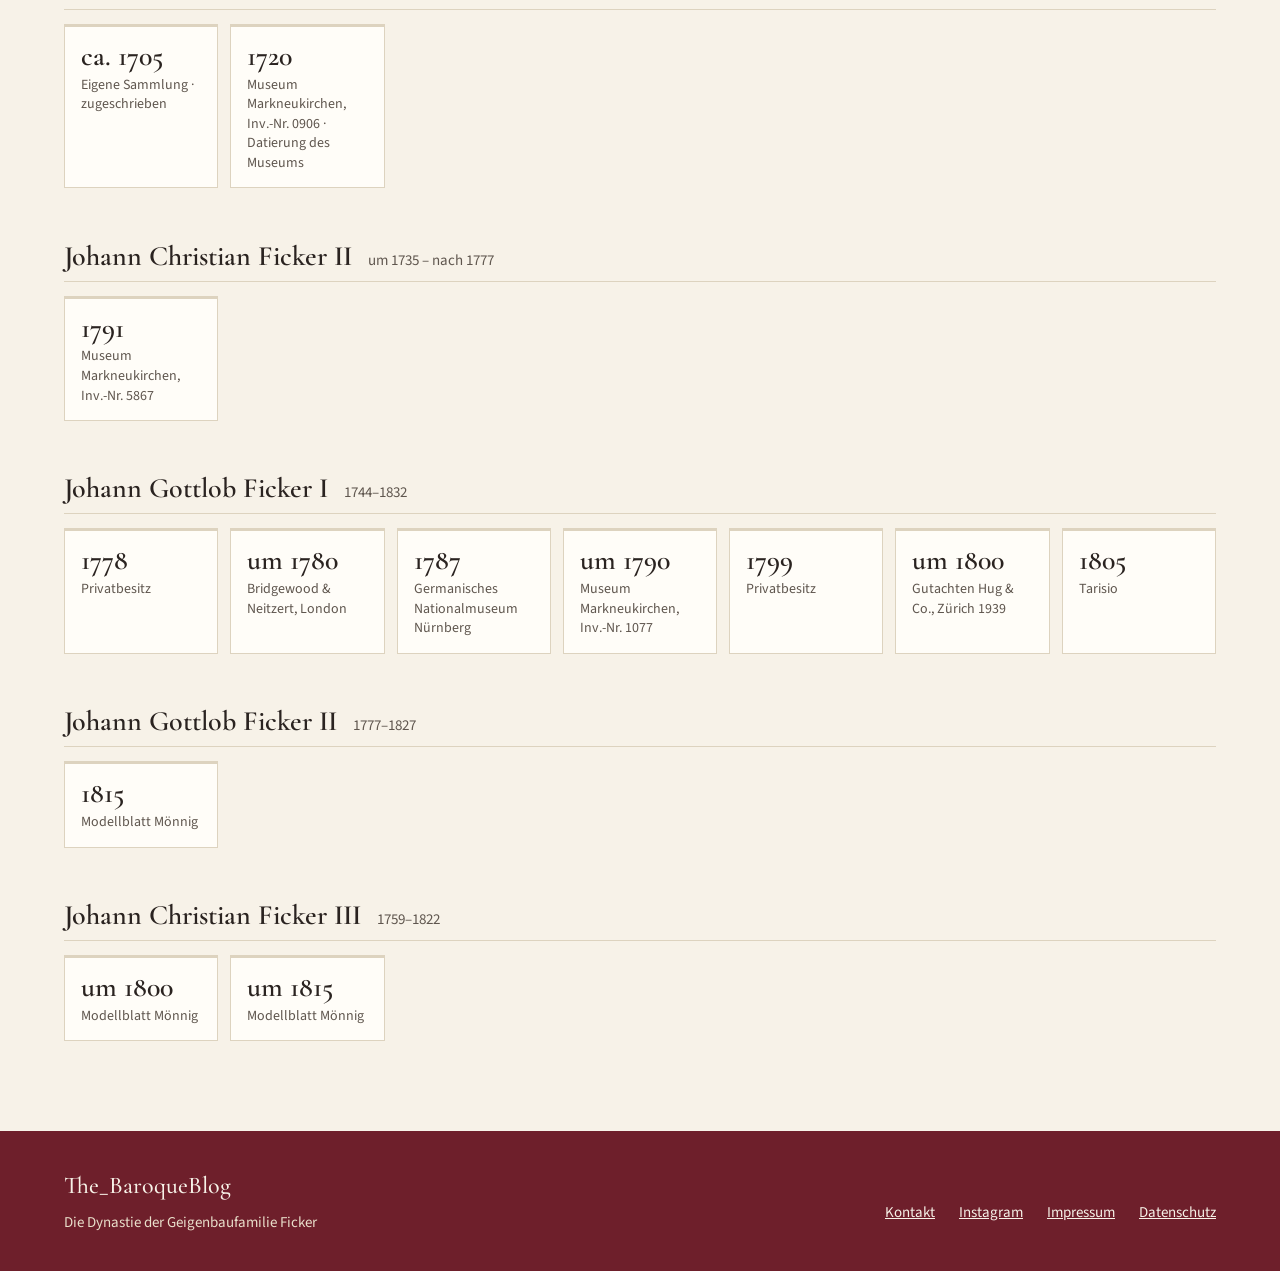
<file: katalog.html>
<!doctype html>
<html lang="de">
<head>
<meta charset="utf-8">
<meta name="viewport" content="width=device-width, initial-scale=1">
<title>Katalog – The_BaroqueBlog</title>
<meta name="description" content="Die Geigenbauerfamilie Ficker aus Markneukirchen: ein Forschungsprojekt von Domenic Rutschmann zu ihren Meistern und Instrumenten.">
<link rel="canonical" href="https://thebaroqueblog.de/katalog.html">
<link rel="alternate" hreflang="de" href="https://thebaroqueblog.de/katalog.html">
<link rel="alternate" hreflang="en" href="https://thebaroqueblog.de/en/catalogue.html">
<link rel="alternate" hreflang="x-default" href="https://thebaroqueblog.de/katalog.html">
<meta property="og:type" content="website">
<meta property="og:site_name" content="The_BaroqueBlog">
<meta property="og:title" content="Katalog – The_BaroqueBlog">
<meta property="og:description" content="Die Geigenbauerfamilie Ficker aus Markneukirchen: ein Forschungsprojekt von Domenic Rutschmann zu ihren Meistern und Instrumenten.">
<meta property="og:url" content="https://thebaroqueblog.de/katalog.html">
<meta property="og:image" content="https://thebaroqueblog.de/img/hero-violine-1705.jpg">
<meta property="og:locale" content="de_DE">
<meta name="twitter:card" content="summary_large_image">
<link rel="icon" href="favicon.svg" type="image/svg+xml">
<link rel="stylesheet" href="css/fonts.css">
<style>
body{margin:0}
html{scroll-behavior:smooth}
a{color:#6E1F2B}a:hover{color:#4A121B}
.knoten{transition:border-color .2s ease, box-shadow .2s ease}
a.knoten:hover{border-color:#6E1F2B;box-shadow:0 2px 10px rgba(42,35,32,.12)}
.jahr{transition:border-color .2s ease, transform .2s ease}
a.jahr:hover{border-color:#B08D3E;transform:translateY(-2px)}
</style>
</head>
<body>
<div style="background: #F7F2E8; color: #2A2320; font-family: 'Source Sans 3', system-ui, sans-serif; font-size: 17px; line-height: 1.6">

<header style="display: flex; flex-wrap: wrap; align-items: center; justify-content: space-between; gap: 12px 32px; padding: 18px clamp(20px, 5vw, 80px); border-bottom: 1px solid #B08D3E">
<a href="index.html" style="font-family: 'Cormorant Garamond', Georgia, serif; font-weight: 600; font-size: 26px; letter-spacing: 0.02em; text-decoration: none; color: #2A2320; padding: 8px 0">The_BaroqueBlog</a>
<nav aria-label="Hauptnavigation" style="display: flex; flex-wrap: wrap; align-items: center; gap: 4px 28px; font-size: 16px">
<a href="buch.html" style="text-decoration: none; color: #2A2320; padding: 12px 0">Das Buch</a>
<a href="#top" aria-current="page" style="text-decoration: none; color: #6E1F2B; padding: 12px 0; font-weight: 600; border-bottom: 2px solid #6E1F2B">Katalog</a>
<a href="instagram.html" style="text-decoration: none; color: #2A2320; padding: 12px 0">Instagram</a>
<a href="ueber-mich.html" style="text-decoration: none; color: #2A2320; padding: 12px 0">Über mich</a>
<span style="display: flex; align-items: center; gap: 6px; padding-left: 8px; font-size: 15px; letter-spacing: 0.06em">
<a href="#top" aria-current="true" style="text-decoration: none; color: #2A2320; font-weight: 600; padding: 12px 4px">DE</a>
<span aria-hidden="true" style="color: #5F564E">|</span>
<a href="en/catalogue.html" lang="en" style="text-decoration: none; color: #5F564E; padding: 12px 4px">EN</a>
</span>
</nav>
</header>

<main id="top">

<section style="max-width: 820px; margin: 0 auto; padding: clamp(40px, 6vw, 88px) clamp(20px, 5vw, 40px) clamp(32px, 4vw, 56px); display: flex; flex-direction: column; gap: 18px">
<div aria-hidden="true" style="width: 48px; height: 2px; background: #B08D3E"></div>
<p style="margin: 0; font-size: 15px; letter-spacing: 0.14em; text-transform: uppercase; color: #5F564E">Der Katalog</p>
<h1 style="margin: 0; font-family: 'Cormorant Garamond', Georgia, serif; font-weight: 500; font-size: clamp(38px, 5vw, 60px); line-height: 1.08">Die Geigenbauerfamilie Ficker</h1>
<p style="margin: 0; font-size: 18px; line-height: 1.7">Die Fickers waren eine Geigenbauerfamilie aus Markneukirchen im Vogtland. Nachweisen lassen sich zwei Linien: Linie I geht auf Johann Caspar Ficker (1697–1772) zurück, Linie II auf Johann Heinrich Ficker (1708–1779). Ob beide Linien auf einen gemeinsamen Stammvater zurückgehen, vermutlich Johann Christian Ficker I, ist nicht belegt. Über mehrere Generationen bauten die Fickers Geigen, vom 18. bis weit ins 19. Jahrhundert. Der jüngste hier aufgeführte Meister, Christian Heinrich Ficker, starb 1881.</p>
<p style="margin: 0; font-size: 15px; color: #5F564E">Lebensdaten nach Bernhard Zöbisch, <i>Vogtländischer Geigenbau bis 1850</i>.</p>
</section>

<section aria-labelledby="baum-titel" style="padding: 0 clamp(20px, 5vw, 80px) clamp(48px, 6vw, 80px)">
<div style="max-width: 1240px; margin: 0 auto; display: flex; flex-direction: column; gap: 14px">
<div style="display: flex; flex-wrap: wrap; align-items: baseline; justify-content: space-between; gap: 6px 24px">
<h2 id="baum-titel" style="margin: 0; font-family: 'Cormorant Garamond', Georgia, serif; font-weight: 600; font-size: clamp(28px, 3vw, 36px)">Stammbaum</h2>
<p style="margin: 0; font-size: 15px; color: #5F564E">Seiten zu den einzelnen Meistern folgen.</p>
</div>
<div style="background: #FFFDF8; border: 1px solid #DDD3BF; border-top: 3px solid #B08D3E; padding: clamp(10px, 2vw, 24px)">
<div style="position: relative; width: 100%; aspect-ratio: 1000 / 520; container-type: inline-size">
<svg viewBox="0 0 1000 520" aria-hidden="true" style="position: absolute; inset: 0; width: 100%; height: 100%">

<path d="M517 72 V96 H303 V120" fill="none" stroke="#8A7F72" stroke-width="1.4" stroke-dasharray="5 4"></path>

<path d="M517 72 V96 H732 V120" fill="none" stroke="#8A7F72" stroke-width="1.4" stroke-dasharray="5 4"></path>

<path d="M303 172 V201 H137 V230" fill="none" stroke="#8A7F72" stroke-width="1.4" stroke-dasharray="none"></path>

<path d="M303 172 V201 H303 V230" fill="none" stroke="#8A7F72" stroke-width="1.4" stroke-dasharray="none"></path>

<path d="M303 172 V201 H470 V230" fill="none" stroke="#8A7F72" stroke-width="1.4" stroke-dasharray="none"></path>

<path d="M732 172 V201 H655 V230" fill="none" stroke="#8A7F72" stroke-width="1.4" stroke-dasharray="none"></path>

<path d="M732 172 V201 H805 V230" fill="none" stroke="#8A7F72" stroke-width="1.4" stroke-dasharray="none"></path>

<path d="M137 282 V311 H70 V340" fill="none" stroke="#8A7F72" stroke-width="1.4" stroke-dasharray="none"></path>

<path d="M137 282 V311 H205 V340" fill="none" stroke="#8A7F72" stroke-width="1.4" stroke-dasharray="none"></path>

<path d="M470 282 V311 H470 V340" fill="none" stroke="#8A7F72" stroke-width="1.4" stroke-dasharray="none"></path>

<path d="M805 282 V311 H730 V340" fill="none" stroke="#8A7F72" stroke-width="1.4" stroke-dasharray="none"></path>

<path d="M805 282 V311 H880 V340" fill="none" stroke="#8A7F72" stroke-width="1.4" stroke-dasharray="none"></path>

<path d="M70 392 V421 H70 V450" fill="none" stroke="#8A7F72" stroke-width="1.4" stroke-dasharray="none"></path>

<path d="M470 392 V421 H400 V450" fill="none" stroke="#8A7F72" stroke-width="1.4" stroke-dasharray="none"></path>

<path d="M470 392 V421 H540 V450" fill="none" stroke="#8A7F72" stroke-width="1.4" stroke-dasharray="none"></path>

<path d="M730 392 V421 H730 V450" fill="none" stroke="#8A7F72" stroke-width="1.4" stroke-dasharray="none"></path>

</svg>
<span style="position: absolute; left: 24.2%; top: 19.6%; font-size: 1.05cqw; letter-spacing: 0.16em; font-weight: 600; color: #6E1F2B">LINIE I</span>
<span style="position: absolute; left: 67.1%; top: 19.6%; font-size: 1.05cqw; letter-spacing: 0.16em; font-weight: 600; color: #6E1F2B">LINIE II</span>


<div style="position: absolute; left: 45.6%; top: 3.8461538461538463%; width: 12.2%; height: 10%; box-sizing: border-box; background: #F7F2E8; border: 1px dashed #A89C8A; border-left: 0.45cqw solid #6E1F2B; text-decoration: none; color: #2A2320; display: flex; flex-direction: column; align-items: center; justify-content: center; text-align: center; line-height: 1.15">
<span style="font-family: 'Cormorant Garamond', Georgia, serif; font-weight: 600; font-size: 1.5cqw">Johann Christian I</span>
<span style="font-size: 1.15cqw; color: #5F564E">vermutet, nicht belegt</span>
</div>





<div style="position: absolute; left: 24.2%; top: 23.076923076923077%; width: 12.2%; height: 10%; box-sizing: border-box; background: #FFFDF8; border: 1px solid #CFC4AE; color: #2A2320; display: flex; flex-direction: column; align-items: center; justify-content: center; text-align: center; line-height: 1.15">
<span style="font-family: 'Cormorant Garamond', Georgia, serif; font-weight: 600; font-size: 1.5cqw">Johann Caspar</span>
<span style="font-size: 1.15cqw; color: #5F564E">1697–1772</span>
</div>




<div style="position: absolute; left: 67.1%; top: 23.076923076923077%; width: 12.2%; height: 10%; box-sizing: border-box; background: #FFFDF8; border: 1px solid #CFC4AE; color: #2A2320; display: flex; flex-direction: column; align-items: center; justify-content: center; text-align: center; line-height: 1.15">
<span style="font-family: 'Cormorant Garamond', Georgia, serif; font-weight: 600; font-size: 1.5cqw">Johann Heinrich</span>
<span style="font-size: 1.15cqw; color: #5F564E">1708–1779</span>
</div>




<div style="position: absolute; left: 7.6%; top: 44.230769230769226%; width: 12.2%; height: 10%; box-sizing: border-box; background: #FFFDF8; border: 1px solid #CFC4AE; color: #2A2320; display: flex; flex-direction: column; align-items: center; justify-content: center; text-align: center; line-height: 1.15">
<span style="font-family: 'Cormorant Garamond', Georgia, serif; font-weight: 600; font-size: 1.5cqw">Johann Georg I</span>
<span style="font-size: 1.15cqw; color: #5F564E">1732–1772</span>
</div>



<div style="position: absolute; left: 24.2%; top: 44.230769230769226%; width: 12.2%; height: 10%; box-sizing: border-box; background: #FFFDF8; border: 1px solid #CFC4AE; border-left: 0.45cqw solid #6E1F2B; text-decoration: none; color: #2A2320; display: flex; flex-direction: column; align-items: center; justify-content: center; text-align: center; line-height: 1.15">
<span style="font-family: 'Cormorant Garamond', Georgia, serif; font-weight: 600; font-size: 1.5cqw">Johann Christian II</span>
<span style="font-size: 1.15cqw; color: #5F564E">um 1735 – nach 1777</span>
</div>




<div style="position: absolute; left: 40.9%; top: 44.230769230769226%; width: 12.2%; height: 10%; box-sizing: border-box; background: #FFFDF8; border: 1px solid #CFC4AE; border-left: 0.45cqw solid #6E1F2B; text-decoration: none; color: #2A2320; display: flex; flex-direction: column; align-items: center; justify-content: center; text-align: center; line-height: 1.15">
<span style="font-family: 'Cormorant Garamond', Georgia, serif; font-weight: 600; font-size: 1.5cqw">Johann Gottlob I</span>
<span style="font-size: 1.15cqw; color: #5F564E">1744–1832</span>
</div>





<div style="position: absolute; left: 59.4%; top: 44.230769230769226%; width: 12.2%; height: 10%; box-sizing: border-box; background: #FFFDF8; border: 1px solid #CFC4AE; color: #2A2320; display: flex; flex-direction: column; align-items: center; justify-content: center; text-align: center; line-height: 1.15">
<span style="font-family: 'Cormorant Garamond', Georgia, serif; font-weight: 600; font-size: 1.5cqw">Johann Gottfried</span>
<span style="font-size: 1.15cqw; color: #5F564E">1754–1816</span>
</div>



<div style="position: absolute; left: 74.4%; top: 44.230769230769226%; width: 12.2%; height: 10%; box-sizing: border-box; background: #FFFDF8; border: 1px solid #CFC4AE; border-left: 0.45cqw solid #6E1F2B; text-decoration: none; color: #2A2320; display: flex; flex-direction: column; align-items: center; justify-content: center; text-align: center; line-height: 1.15">
<span style="font-family: 'Cormorant Garamond', Georgia, serif; font-weight: 600; font-size: 1.5cqw">Johann Christian III</span>
<span style="font-size: 1.15cqw; color: #5F564E">1759–1822</span>
</div>





<div style="position: absolute; left: 0.9%; top: 65.38461538461539%; width: 12.2%; height: 10%; box-sizing: border-box; background: #FFFDF8; border: 1px solid #CFC4AE; color: #2A2320; display: flex; flex-direction: column; align-items: center; justify-content: center; text-align: center; line-height: 1.15">
<span style="font-family: 'Cormorant Garamond', Georgia, serif; font-weight: 600; font-size: 1.5cqw">Johann Georg III</span>
<span style="font-size: 1.15cqw; color: #5F564E">1761–1801</span>
</div>




<div style="position: absolute; left: 14.4%; top: 65.38461538461539%; width: 12.2%; height: 10%; box-sizing: border-box; background: #FFFDF8; border: 1px solid #CFC4AE; color: #2A2320; display: flex; flex-direction: column; align-items: center; justify-content: center; text-align: center; line-height: 1.15">
<span style="font-family: 'Cormorant Garamond', Georgia, serif; font-weight: 600; font-size: 1.5cqw">Christian Samuel</span>
<span style="font-size: 1.15cqw; color: #5F564E">1766–1819</span>
</div>



<div style="position: absolute; left: 40.9%; top: 65.38461538461539%; width: 12.2%; height: 10%; box-sizing: border-box; background: #FFFDF8; border: 1px solid #CFC4AE; border-left: 0.45cqw solid #6E1F2B; text-decoration: none; color: #2A2320; display: flex; flex-direction: column; align-items: center; justify-content: center; text-align: center; line-height: 1.15">
<span style="font-family: 'Cormorant Garamond', Georgia, serif; font-weight: 600; font-size: 1.5cqw">Johann Gottlob II</span>
<span style="font-size: 1.15cqw; color: #5F564E">1777–1827</span>
</div>





<div style="position: absolute; left: 66.9%; top: 65.38461538461539%; width: 12.2%; height: 10%; box-sizing: border-box; background: #FFFDF8; border: 1px solid #CFC4AE; color: #2A2320; display: flex; flex-direction: column; align-items: center; justify-content: center; text-align: center; line-height: 1.15">
<span style="font-family: 'Cormorant Garamond', Georgia, serif; font-weight: 600; font-size: 1.5cqw">Carl Friedrich</span>
<span style="font-size: 1.15cqw; color: #5F564E">1783–1849</span>
</div>




<div style="position: absolute; left: 81.9%; top: 65.38461538461539%; width: 12.2%; height: 10%; box-sizing: border-box; background: #FFFDF8; border: 1px solid #CFC4AE; color: #2A2320; display: flex; flex-direction: column; align-items: center; justify-content: center; text-align: center; line-height: 1.15">
<span style="font-family: 'Cormorant Garamond', Georgia, serif; font-weight: 600; font-size: 1.5cqw">Johann Christian IV</span>
<span style="font-size: 1.15cqw; color: #5F564E">1788–1833</span>
</div>




<div style="position: absolute; left: 0.9%; top: 86.53846153846155%; width: 12.2%; height: 10%; box-sizing: border-box; background: #FFFDF8; border: 1px solid #CFC4AE; color: #2A2320; display: flex; flex-direction: column; align-items: center; justify-content: center; text-align: center; line-height: 1.15">
<span style="font-family: 'Cormorant Garamond', Georgia, serif; font-weight: 600; font-size: 1.5cqw">Friedrich Wilhelm</span>
<span style="font-size: 1.15cqw; color: #5F564E">1792–1870</span>
</div>




<div style="position: absolute; left: 33.9%; top: 86.53846153846155%; width: 12.2%; height: 10%; box-sizing: border-box; background: #FFFDF8; border: 1px solid #CFC4AE; color: #2A2320; display: flex; flex-direction: column; align-items: center; justify-content: center; text-align: center; line-height: 1.15">
<span style="font-family: 'Cormorant Garamond', Georgia, serif; font-weight: 600; font-size: 1.5cqw">Carl Gottlob</span>
<span style="font-size: 1.15cqw; color: #5F564E">1813–1867</span>
</div>




<div style="position: absolute; left: 47.9%; top: 86.53846153846155%; width: 12.2%; height: 10%; box-sizing: border-box; background: #FFFDF8; border: 1px solid #CFC4AE; color: #2A2320; display: flex; flex-direction: column; align-items: center; justify-content: center; text-align: center; line-height: 1.15">
<span style="font-family: 'Cormorant Garamond', Georgia, serif; font-weight: 600; font-size: 1.5cqw">Christian Heinrich</span>
<span style="font-size: 1.15cqw; color: #5F564E">1818–1881</span>
</div>




<div style="position: absolute; left: 66.9%; top: 86.53846153846155%; width: 12.2%; height: 10%; box-sizing: border-box; background: #FFFDF8; border: 1px solid #CFC4AE; color: #2A2320; display: flex; flex-direction: column; align-items: center; justify-content: center; text-align: center; line-height: 1.15">
<span style="font-family: 'Cormorant Garamond', Georgia, serif; font-weight: 600; font-size: 1.5cqw">Carl Wilhelm August</span>
<span style="font-size: 1.15cqw; color: #5F564E">1818–1868</span>
</div>


</div>
</div>
<div style="display: flex; flex-wrap: wrap; gap: 8px 28px; font-size: 14.5px; color: #4A423B">
<span style="display: inline-flex; align-items: center; gap: 8px"><svg aria-hidden="true" width="28" height="4"><line x1="0" y1="2" x2="28" y2="2" stroke="#8A7F72" stroke-width="1.5"/></svg>Abstammung nach Stammbaum</span>
<span style="display: inline-flex; align-items: center; gap: 8px"><svg aria-hidden="true" width="28" height="4"><line x1="0" y1="2" x2="28" y2="2" stroke="#8A7F72" stroke-width="1.5" stroke-dasharray="5 4"/></svg>vermutet, nicht belegt</span>
<span style="display: inline-flex; align-items: center; gap: 8px"><span aria-hidden="true" style="width: 4px; height: 18px; background: #6E1F2B"></span>Instrumente im Katalog</span>
</div>
</div>
</section>

<section id="instrumente" aria-labelledby="instr-titel" style="max-width: 1200px; margin: 0 auto; padding: 0 clamp(20px, 5vw, 80px) clamp(56px, 7vw, 96px); display: flex; flex-direction: column; gap: clamp(36px, 4vw, 52px)">
<div style="display: flex; flex-direction: column; gap: 10px">
<div aria-hidden="true" style="width: 48px; height: 2px; background: #B08D3E"></div>
<h2 id="instr-titel" style="margin: 0; font-family: 'Cormorant Garamond', Georgia, serif; font-weight: 600; font-size: clamp(30px, 3.4vw, 42px)">Die Instrumente</h2>
<p style="margin: 0; color: #4A423B; max-width: 70ch">Nach Meistern geordnet. Ein Jahr ohne Zusatz stammt vom Zettel, „um“ steht für eine Schätzung. Die Detailseiten zu den Instrumenten folgen.</p>
</div>


<div id="m-jcf1" style="display: flex; flex-direction: column; gap: 14px; scroll-margin-top: 24px">
<div style="display: flex; flex-wrap: wrap; align-items: baseline; gap: 4px 16px; border-bottom: 1px solid #DDD3BF; padding-bottom: 8px">
<h3 style="margin: 0; font-family: 'Cormorant Garamond', Georgia, serif; font-weight: 600; font-size: 28px; line-height: 1.15">Johann Christian Ficker I</h3>
<span style="font-size: 15px; color: #5F564E">vermuteter Stammvater, Lebensdaten unbekannt</span>
</div>
<div style="display: grid; grid-template-columns: repeat(auto-fill, minmax(140px, 1fr)); gap: 12px">



<div class="jahr" style="background: #FFFDF8; border: 1px solid #DDD3BF; border-top: 3px solid #DDD3BF; padding: 14px 16px; display: flex; flex-direction: column; gap: 4px">
<span style="font-family: 'Cormorant Garamond', Georgia, serif; font-weight: 600; font-size: 28px; line-height: 1.1">ca. 1705</span>
<span style="font-size: 14px; color: #5F564E; line-height: 1.4">Eigene Sammlung · zugeschrieben</span>
</div>




<div class="jahr" style="background: #FFFDF8; border: 1px solid #DDD3BF; border-top: 3px solid #DDD3BF; padding: 14px 16px; display: flex; flex-direction: column; gap: 4px">
<span style="font-family: 'Cormorant Garamond', Georgia, serif; font-weight: 600; font-size: 28px; line-height: 1.1">1720</span>
<span style="font-size: 14px; color: #5F564E; line-height: 1.4">Museum Markneukirchen, Inv.-Nr. 0906 · Datierung des Museums</span>
</div>


</div>
</div>

<div id="m-jcf2" style="display: flex; flex-direction: column; gap: 14px; scroll-margin-top: 24px">
<div style="display: flex; flex-wrap: wrap; align-items: baseline; gap: 4px 16px; border-bottom: 1px solid #DDD3BF; padding-bottom: 8px">
<h3 style="margin: 0; font-family: 'Cormorant Garamond', Georgia, serif; font-weight: 600; font-size: 28px; line-height: 1.15">Johann Christian Ficker II</h3>
<span style="font-size: 15px; color: #5F564E">um 1735 – nach 1777</span>
</div>
<div style="display: grid; grid-template-columns: repeat(auto-fill, minmax(140px, 1fr)); gap: 12px">



<div class="jahr" style="background: #FFFDF8; border: 1px solid #DDD3BF; border-top: 3px solid #DDD3BF; padding: 14px 16px; display: flex; flex-direction: column; gap: 4px">
<span style="font-family: 'Cormorant Garamond', Georgia, serif; font-weight: 600; font-size: 28px; line-height: 1.1">1791</span>
<span style="font-size: 14px; color: #5F564E; line-height: 1.4">Museum Markneukirchen, Inv.-Nr. 5867</span>
</div>


</div>
</div>

<div id="m-jgf1" style="display: flex; flex-direction: column; gap: 14px; scroll-margin-top: 24px">
<div style="display: flex; flex-wrap: wrap; align-items: baseline; gap: 4px 16px; border-bottom: 1px solid #DDD3BF; padding-bottom: 8px">
<h3 style="margin: 0; font-family: 'Cormorant Garamond', Georgia, serif; font-weight: 600; font-size: 28px; line-height: 1.15">Johann Gottlob Ficker I</h3>
<span style="font-size: 15px; color: #5F564E">1744–1832</span>
</div>
<div style="display: grid; grid-template-columns: repeat(auto-fill, minmax(140px, 1fr)); gap: 12px">



<div class="jahr" style="background: #FFFDF8; border: 1px solid #DDD3BF; border-top: 3px solid #DDD3BF; padding: 14px 16px; display: flex; flex-direction: column; gap: 4px">
<span style="font-family: 'Cormorant Garamond', Georgia, serif; font-weight: 600; font-size: 28px; line-height: 1.1">1778</span>
<span style="font-size: 14px; color: #5F564E; line-height: 1.4">Privatbesitz</span>
</div>




<div class="jahr" style="background: #FFFDF8; border: 1px solid #DDD3BF; border-top: 3px solid #DDD3BF; padding: 14px 16px; display: flex; flex-direction: column; gap: 4px">
<span style="font-family: 'Cormorant Garamond', Georgia, serif; font-weight: 600; font-size: 28px; line-height: 1.1">um 1780</span>
<span style="font-size: 14px; color: #5F564E; line-height: 1.4">Bridgewood &amp; Neitzert, London</span>
</div>




<div class="jahr" style="background: #FFFDF8; border: 1px solid #DDD3BF; border-top: 3px solid #DDD3BF; padding: 14px 16px; display: flex; flex-direction: column; gap: 4px">
<span style="font-family: 'Cormorant Garamond', Georgia, serif; font-weight: 600; font-size: 28px; line-height: 1.1">1787</span>
<span style="font-size: 14px; color: #5F564E; line-height: 1.4">Germanisches Nationalmuseum Nürnberg</span>
</div>




<div class="jahr" style="background: #FFFDF8; border: 1px solid #DDD3BF; border-top: 3px solid #DDD3BF; padding: 14px 16px; display: flex; flex-direction: column; gap: 4px">
<span style="font-family: 'Cormorant Garamond', Georgia, serif; font-weight: 600; font-size: 28px; line-height: 1.1">um 1790</span>
<span style="font-size: 14px; color: #5F564E; line-height: 1.4">Museum Markneukirchen, Inv.-Nr. 1077</span>
</div>




<div class="jahr" style="background: #FFFDF8; border: 1px solid #DDD3BF; border-top: 3px solid #DDD3BF; padding: 14px 16px; display: flex; flex-direction: column; gap: 4px">
<span style="font-family: 'Cormorant Garamond', Georgia, serif; font-weight: 600; font-size: 28px; line-height: 1.1">1799</span>
<span style="font-size: 14px; color: #5F564E; line-height: 1.4">Privatbesitz</span>
</div>




<div class="jahr" style="background: #FFFDF8; border: 1px solid #DDD3BF; border-top: 3px solid #DDD3BF; padding: 14px 16px; display: flex; flex-direction: column; gap: 4px">
<span style="font-family: 'Cormorant Garamond', Georgia, serif; font-weight: 600; font-size: 28px; line-height: 1.1">um 1800</span>
<span style="font-size: 14px; color: #5F564E; line-height: 1.4">Gutachten Hug &amp; Co., Zürich 1939</span>
</div>




<div class="jahr" style="background: #FFFDF8; border: 1px solid #DDD3BF; border-top: 3px solid #DDD3BF; padding: 14px 16px; display: flex; flex-direction: column; gap: 4px">
<span style="font-family: 'Cormorant Garamond', Georgia, serif; font-weight: 600; font-size: 28px; line-height: 1.1">1805</span>
<span style="font-size: 14px; color: #5F564E; line-height: 1.4">Tarisio</span>
</div>


</div>
</div>

<div id="m-jgf2" style="display: flex; flex-direction: column; gap: 14px; scroll-margin-top: 24px">
<div style="display: flex; flex-wrap: wrap; align-items: baseline; gap: 4px 16px; border-bottom: 1px solid #DDD3BF; padding-bottom: 8px">
<h3 style="margin: 0; font-family: 'Cormorant Garamond', Georgia, serif; font-weight: 600; font-size: 28px; line-height: 1.15">Johann Gottlob Ficker II</h3>
<span style="font-size: 15px; color: #5F564E">1777–1827</span>
</div>
<div style="display: grid; grid-template-columns: repeat(auto-fill, minmax(140px, 1fr)); gap: 12px">



<div class="jahr" style="background: #FFFDF8; border: 1px solid #DDD3BF; border-top: 3px solid #DDD3BF; padding: 14px 16px; display: flex; flex-direction: column; gap: 4px">
<span style="font-family: 'Cormorant Garamond', Georgia, serif; font-weight: 600; font-size: 28px; line-height: 1.1">1815</span>
<span style="font-size: 14px; color: #5F564E; line-height: 1.4">Modellblatt Mönnig</span>
</div>


</div>
</div>

<div id="m-jcf3" style="display: flex; flex-direction: column; gap: 14px; scroll-margin-top: 24px">
<div style="display: flex; flex-wrap: wrap; align-items: baseline; gap: 4px 16px; border-bottom: 1px solid #DDD3BF; padding-bottom: 8px">
<h3 style="margin: 0; font-family: 'Cormorant Garamond', Georgia, serif; font-weight: 600; font-size: 28px; line-height: 1.15">Johann Christian Ficker III</h3>
<span style="font-size: 15px; color: #5F564E">1759–1822</span>
</div>
<div style="display: grid; grid-template-columns: repeat(auto-fill, minmax(140px, 1fr)); gap: 12px">



<div class="jahr" style="background: #FFFDF8; border: 1px solid #DDD3BF; border-top: 3px solid #DDD3BF; padding: 14px 16px; display: flex; flex-direction: column; gap: 4px">
<span style="font-family: 'Cormorant Garamond', Georgia, serif; font-weight: 600; font-size: 28px; line-height: 1.1">um 1800</span>
<span style="font-size: 14px; color: #5F564E; line-height: 1.4">Modellblatt Mönnig</span>
</div>




<div class="jahr" style="background: #FFFDF8; border: 1px solid #DDD3BF; border-top: 3px solid #DDD3BF; padding: 14px 16px; display: flex; flex-direction: column; gap: 4px">
<span style="font-family: 'Cormorant Garamond', Georgia, serif; font-weight: 600; font-size: 28px; line-height: 1.1">um 1815</span>
<span style="font-size: 14px; color: #5F564E; line-height: 1.4">Modellblatt Mönnig</span>
</div>


</div>
</div>

</section>

</main>

<footer style="background: #6E1F2B; color: #F7F2E8; padding: 36px clamp(20px, 5vw, 80px)">
<div style="max-width: 1200px; margin: 0 auto; display: flex; flex-wrap: wrap; justify-content: space-between; align-items: flex-end; gap: 20px 40px">
<div style="display: flex; flex-direction: column; gap: 6px">
<span style="font-family: 'Cormorant Garamond', Georgia, serif; font-size: 24px">The_BaroqueBlog</span>
<span style="font-size: 15px; color: #E9DFCB">Die Dynastie der Geigenbaufamilie Ficker</span>
</div>
<nav aria-label="Fußzeile" style="display: flex; flex-wrap: wrap; gap: 4px 24px; font-size: 15px">
<a href="mailto:thebaroqueblog@icloud.com" style="color: #F7F2E8; padding: 10px 0">Kontakt</a>
<a href="https://www.instagram.com/the_baroqueblog/" style="color: #F7F2E8; padding: 10px 0">Instagram</a>
<a href="impressum.html" style="color: #F7F2E8; padding: 10px 0">Impressum</a>
<a href="impressum.html#datenschutz" style="color: #F7F2E8; padding: 10px 0">Datenschutz</a>
</nav>
</div>
</footer>

</div>
</body>
</html>
</file>
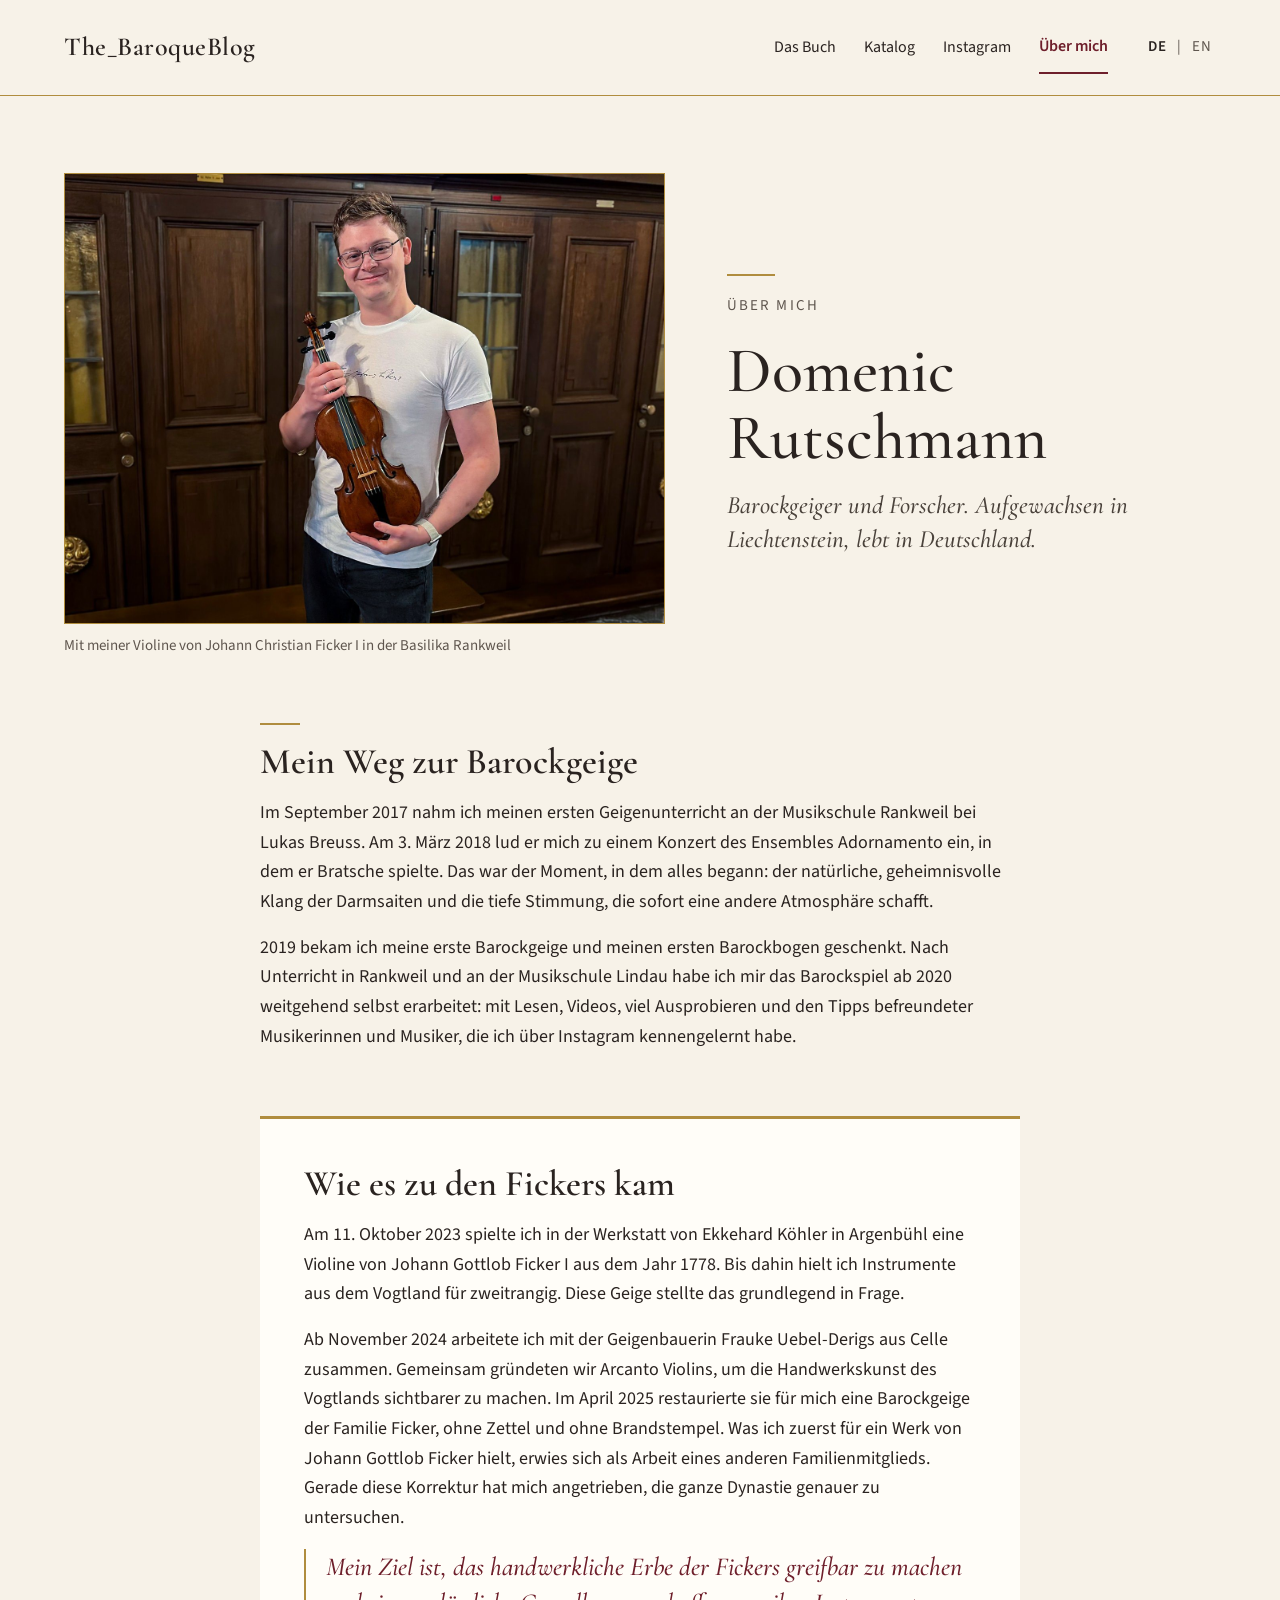
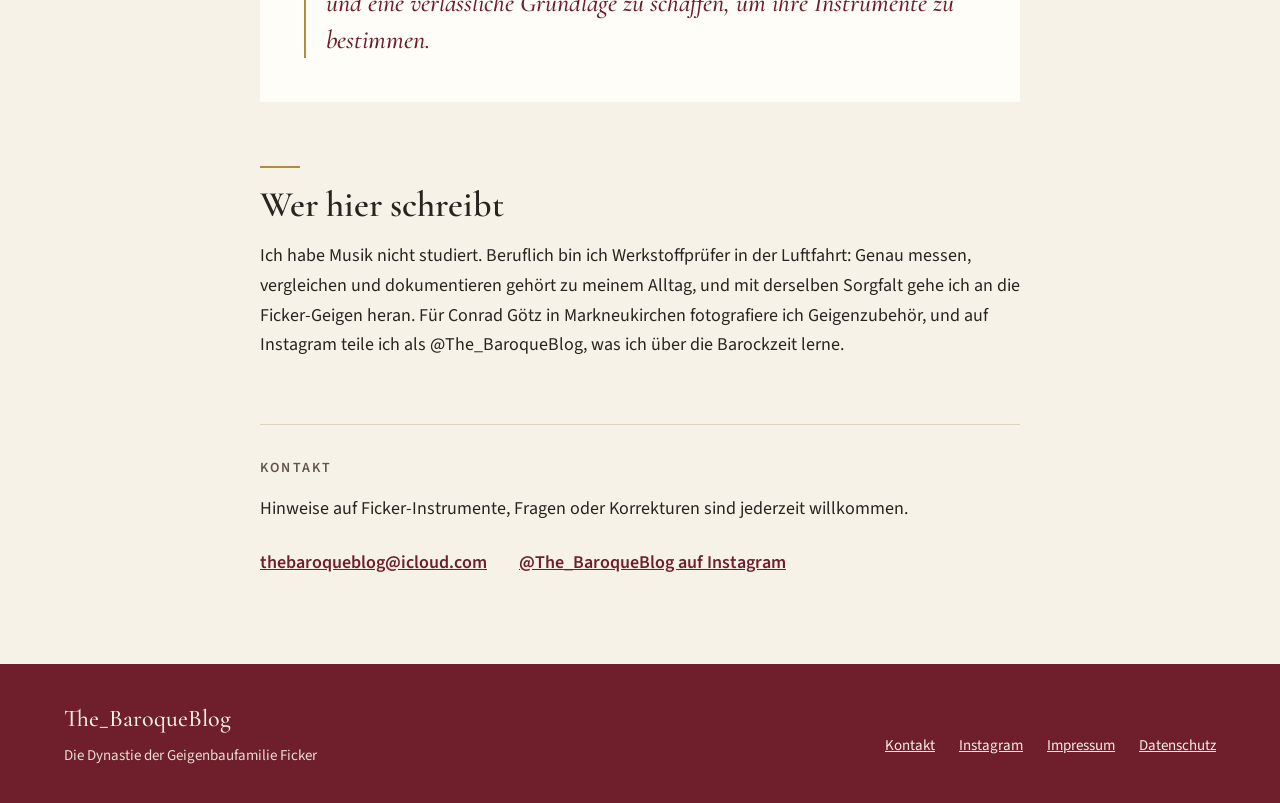
<file: ueber-mich.html>
<!doctype html>
<html lang="de">
<head>
<meta charset="utf-8">
<meta name="viewport" content="width=device-width, initial-scale=1">
<title>Über mich – The_BaroqueBlog</title>
<meta name="description" content="Die Geigenbauerfamilie Ficker aus Markneukirchen: ein Forschungsprojekt von Domenic Rutschmann zu ihren Meistern und Instrumenten.">
<link rel="canonical" href="https://thebaroqueblog.de/ueber-mich.html">
<link rel="alternate" hreflang="de" href="https://thebaroqueblog.de/ueber-mich.html">
<link rel="alternate" hreflang="en" href="https://thebaroqueblog.de/en/about.html">
<link rel="alternate" hreflang="x-default" href="https://thebaroqueblog.de/ueber-mich.html">
<meta property="og:type" content="website">
<meta property="og:site_name" content="The_BaroqueBlog">
<meta property="og:title" content="Über mich – The_BaroqueBlog">
<meta property="og:description" content="Die Geigenbauerfamilie Ficker aus Markneukirchen: ein Forschungsprojekt von Domenic Rutschmann zu ihren Meistern und Instrumenten.">
<meta property="og:url" content="https://thebaroqueblog.de/ueber-mich.html">
<meta property="og:image" content="https://thebaroqueblog.de/img/hero-violine-1705.jpg">
<meta property="og:locale" content="de_DE">
<meta name="twitter:card" content="summary_large_image">
<link rel="icon" href="favicon.svg" type="image/svg+xml">
<link rel="stylesheet" href="css/fonts.css">
<style>
body{margin:0}
html{scroll-behavior:smooth}
a{color:#6E1F2B}a:hover{color:#4A121B}
</style>
</head>
<body>
<div style="background: #F7F2E8; color: #2A2320; font-family: 'Source Sans 3', system-ui, sans-serif; font-size: 18px; line-height: 1.65">

<header style="display: flex; flex-wrap: wrap; align-items: center; justify-content: space-between; gap: 12px 32px; padding: 18px clamp(20px, 5vw, 80px); border-bottom: 1px solid #B08D3E">
<a href="index.html" style="font-family: 'Cormorant Garamond', Georgia, serif; font-weight: 600; font-size: 26px; letter-spacing: 0.02em; text-decoration: none; color: #2A2320; padding: 8px 0">The_BaroqueBlog</a>
<nav aria-label="Hauptnavigation" style="display: flex; flex-wrap: wrap; align-items: center; gap: 4px 28px; font-size: 16px">
<a href="buch.html" style="text-decoration: none; color: #2A2320; padding: 12px 0">Das Buch</a>
<a href="katalog.html" style="text-decoration: none; color: #2A2320; padding: 12px 0">Katalog</a>
<a href="instagram.html" style="text-decoration: none; color: #2A2320; padding: 12px 0">Instagram</a>
<a href="#top" aria-current="page" style="text-decoration: none; color: #6E1F2B; padding: 12px 0; font-weight: 600; border-bottom: 2px solid #6E1F2B">Über mich</a>
<span style="display: flex; align-items: center; gap: 6px; padding-left: 8px; font-size: 15px; letter-spacing: 0.06em">
<a href="#top" aria-current="true" style="text-decoration: none; color: #2A2320; font-weight: 600; padding: 12px 4px">DE</a>
<span aria-hidden="true" style="color: #5F564E">|</span>
<a href="en/about.html" lang="en" style="text-decoration: none; color: #5F564E; padding: 12px 4px">EN</a>
</span>
</nav>
</header>

<main id="top">

<section style="max-width: 1200px; margin: 0 auto; padding: clamp(36px, 6vw, 80px) clamp(20px, 5vw, 80px) clamp(32px, 5vw, 64px); display: flex; flex-wrap: wrap; align-items: center; gap: 36px clamp(32px, 5vw, 72px)">
<figure style="margin: 0; flex: 1.2 1 420px; min-width: 0; display: flex; flex-direction: column; gap: 10px">
<img src="img/domenic-rankweil.jpg" alt="Domenic Rutschmann im weißen T-Shirt hält lächelnd eine Barockgeige, im Hintergrund dunkle Holzvertäfelung" style="display: block; width: 100%; aspect-ratio: 4 / 3; object-fit: cover; border: 1px solid #B08D3E">
<figcaption style="font-size: 15px; color: #5F564E">Mit meiner Violine von Johann Christian Ficker I in der Basilika Rankweil</figcaption>
</figure>
<div style="flex: 1 1 340px; min-width: 0; display: flex; flex-direction: column; gap: 18px">
<div aria-hidden="true" style="width: 48px; height: 2px; background: #B08D3E"></div>
<p style="margin: 0; font-size: 15px; letter-spacing: 0.14em; text-transform: uppercase; color: #5F564E">Über mich</p>
<h1 style="margin: 0; font-family: 'Cormorant Garamond', Georgia, serif; font-weight: 500; font-size: clamp(40px, 5vw, 64px); line-height: 1.05">Domenic Rutschmann</h1>
<p style="margin: 0; font-family: 'Cormorant Garamond', Georgia, serif; font-style: italic; font-size: clamp(21px, 2.2vw, 25px); line-height: 1.35; color: #4A423B">Barockgeiger und Forscher. Aufgewachsen in Liechtenstein, lebt in Deutschland.</p>
</div>
</section>

<div style="max-width: 760px; margin: 0 auto; padding: 0 clamp(20px, 5vw, 40px) clamp(48px, 6vw, 88px); display: flex; flex-direction: column; gap: clamp(44px, 5vw, 64px)">

<section style="display: flex; flex-direction: column; gap: 16px">
<div aria-hidden="true" style="width: 40px; height: 2px; background: #B08D3E"></div>
<h2 style="margin: 0; font-family: 'Cormorant Garamond', Georgia, serif; font-weight: 600; font-size: clamp(28px, 3vw, 36px); line-height: 1.15">Mein Weg zur Barockgeige</h2>
<p style="margin: 0">Im September 2017 nahm ich meinen ersten Geigenunterricht an der Musikschule Rankweil bei Lukas Breuss. Am 3. März 2018 lud er mich zu einem Konzert des Ensembles Adornamento ein, in dem er Bratsche spielte. Das war der Moment, in dem alles begann: der natürliche, geheimnisvolle Klang der Darmsaiten und die tiefe Stimmung, die sofort eine andere Atmosphäre schafft.</p>
<p style="margin: 0">2019 bekam ich meine erste Barockgeige und meinen ersten Barockbogen geschenkt. Nach Unterricht in Rankweil und an der Musikschule Lindau habe ich mir das Barockspiel ab 2020 weitgehend selbst erarbeitet: mit Lesen, Videos, viel Ausprobieren und den Tipps befreundeter Musikerinnen und Musiker, die ich über Instagram kennengelernt habe.</p>
</section>

<section style="background: #FFFDF8; border-top: 3px solid #B08D3E; padding: clamp(24px, 4vw, 44px); display: flex; flex-direction: column; gap: 16px">
<h2 style="margin: 0; font-family: 'Cormorant Garamond', Georgia, serif; font-weight: 600; font-size: clamp(28px, 3vw, 36px); line-height: 1.15">Wie es zu den Fickers kam</h2>
<p style="margin: 0">Am 11. Oktober 2023 spielte ich in der Werkstatt von Ekkehard Köhler in Argenbühl eine Violine von Johann Gottlob Ficker I aus dem Jahr 1778. Bis dahin hielt ich Instrumente aus dem Vogtland für zweitrangig. Diese Geige stellte das grundlegend in Frage.</p>
<p style="margin: 0">Ab November 2024 arbeitete ich mit der Geigenbauerin Frauke Uebel-Derigs aus Celle zusammen. Gemeinsam gründeten wir Arcanto Violins, um die Handwerkskunst des Vogtlands sichtbarer zu machen. Im April 2025 restaurierte sie für mich eine Barockgeige der Familie Ficker, ohne Zettel und ohne Brandstempel. Was ich zuerst für ein Werk von Johann Gottlob Ficker hielt, erwies sich als Arbeit eines anderen Familienmitglieds. Gerade diese Korrektur hat mich angetrieben, die ganze Dynastie genauer zu untersuchen.</p>
<p style="margin: 0; font-family: 'Cormorant Garamond', Georgia, serif; font-style: italic; font-size: clamp(22px, 2.4vw, 26px); line-height: 1.4; color: #6E1F2B; border-left: 2px solid #B08D3E; padding-left: 20px">Mein Ziel ist, das handwerkliche Erbe der Fickers greifbar zu machen und eine verlässliche Grundlage zu schaffen, um ihre Instrumente zu bestimmen.</p>
</section>

<section style="display: flex; flex-direction: column; gap: 16px">
<div aria-hidden="true" style="width: 40px; height: 2px; background: #B08D3E"></div>
<h2 style="margin: 0; font-family: 'Cormorant Garamond', Georgia, serif; font-weight: 600; font-size: clamp(28px, 3vw, 36px); line-height: 1.15">Wer hier schreibt</h2>
<p style="margin: 0">Ich habe Musik nicht studiert. Beruflich bin ich Werkstoffprüfer in der Luftfahrt: Genau messen, vergleichen und dokumentieren gehört zu meinem Alltag, und mit derselben Sorgfalt gehe ich an die Ficker-Geigen heran. Für Conrad Götz in Markneukirchen fotografiere ich Geigenzubehör, und auf Instagram teile ich als @The_BaroqueBlog, was ich über die Barockzeit lerne.</p>
</section>

<section id="kontakt" style="border-top: 1px solid #DDD3BF; padding-top: 32px; display: flex; flex-direction: column; gap: 14px">
<h2 style="margin: 0; font-size: 14px; font-weight: 600; letter-spacing: 0.16em; text-transform: uppercase; color: #5F564E">Kontakt</h2>
<p style="margin: 0">Hinweise auf Ficker-Instrumente, Fragen oder Korrekturen sind jederzeit willkommen.</p>
<div style="display: flex; flex-wrap: wrap; gap: 8px 32px">
<a href="mailto:thebaroqueblog@icloud.com" style="font-weight: 600; padding: 10px 0">thebaroqueblog@icloud.com</a>
<a href="https://www.instagram.com/the_baroqueblog/" style="font-weight: 600; padding: 10px 0">@The_BaroqueBlog auf Instagram</a>
</div>
</section>

</div>

</main>

<footer style="background: #6E1F2B; color: #F7F2E8; padding: 36px clamp(20px, 5vw, 80px); font-size: 17px; line-height: 1.55">
<div style="max-width: 1200px; margin: 0 auto; display: flex; flex-wrap: wrap; justify-content: space-between; align-items: flex-end; gap: 20px 40px">
<div style="display: flex; flex-direction: column; gap: 6px">
<span style="font-family: 'Cormorant Garamond', Georgia, serif; font-size: 24px">The_BaroqueBlog</span>
<span style="font-size: 15px; color: #E9DFCB">Die Dynastie der Geigenbaufamilie Ficker</span>
</div>
<nav aria-label="Fußzeile" style="display: flex; flex-wrap: wrap; gap: 4px 24px; font-size: 15px">
<a href="mailto:thebaroqueblog@icloud.com" style="color: #F7F2E8; padding: 10px 0">Kontakt</a>
<a href="https://www.instagram.com/the_baroqueblog/" style="color: #F7F2E8; padding: 10px 0">Instagram</a>
<a href="impressum.html" style="color: #F7F2E8; padding: 10px 0">Impressum</a>
<a href="impressum.html#datenschutz" style="color: #F7F2E8; padding: 10px 0">Datenschutz</a>
</nav>
</div>
</footer>

</div>
</body>
</html>
</file>
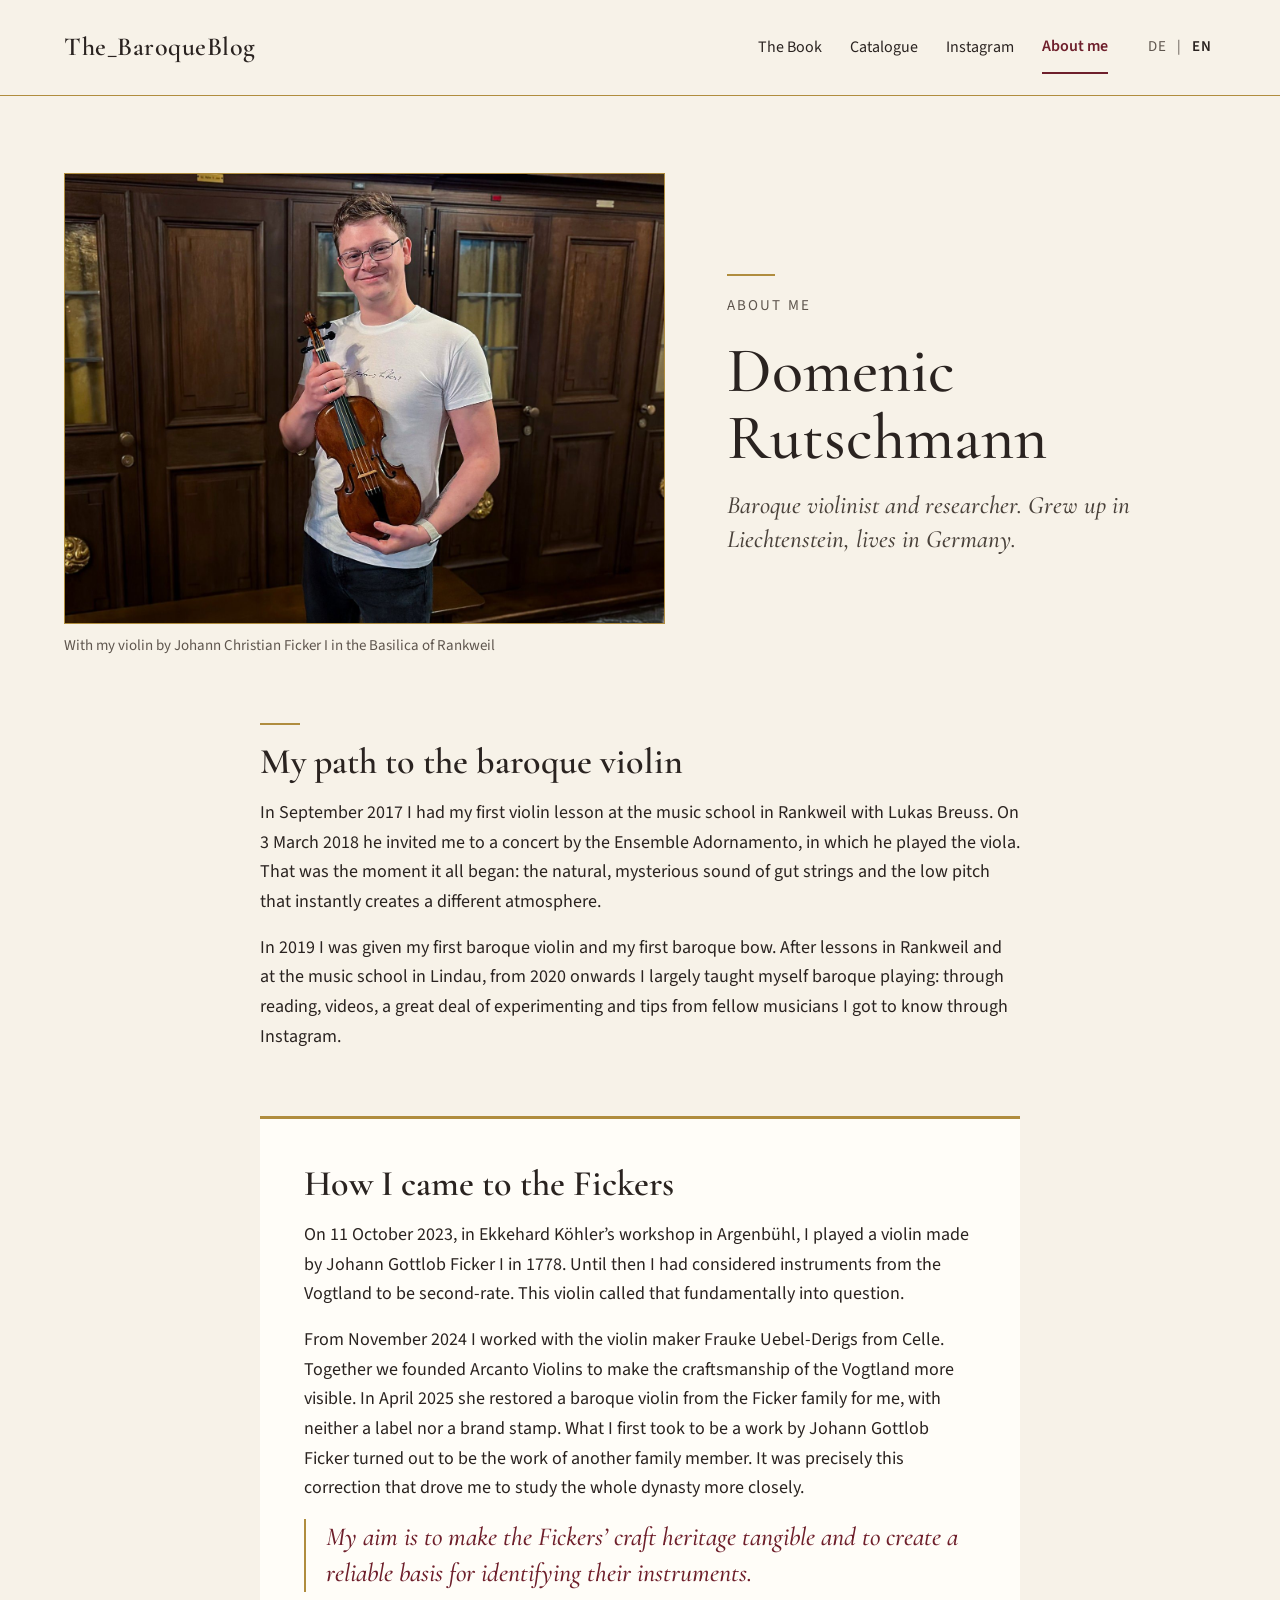
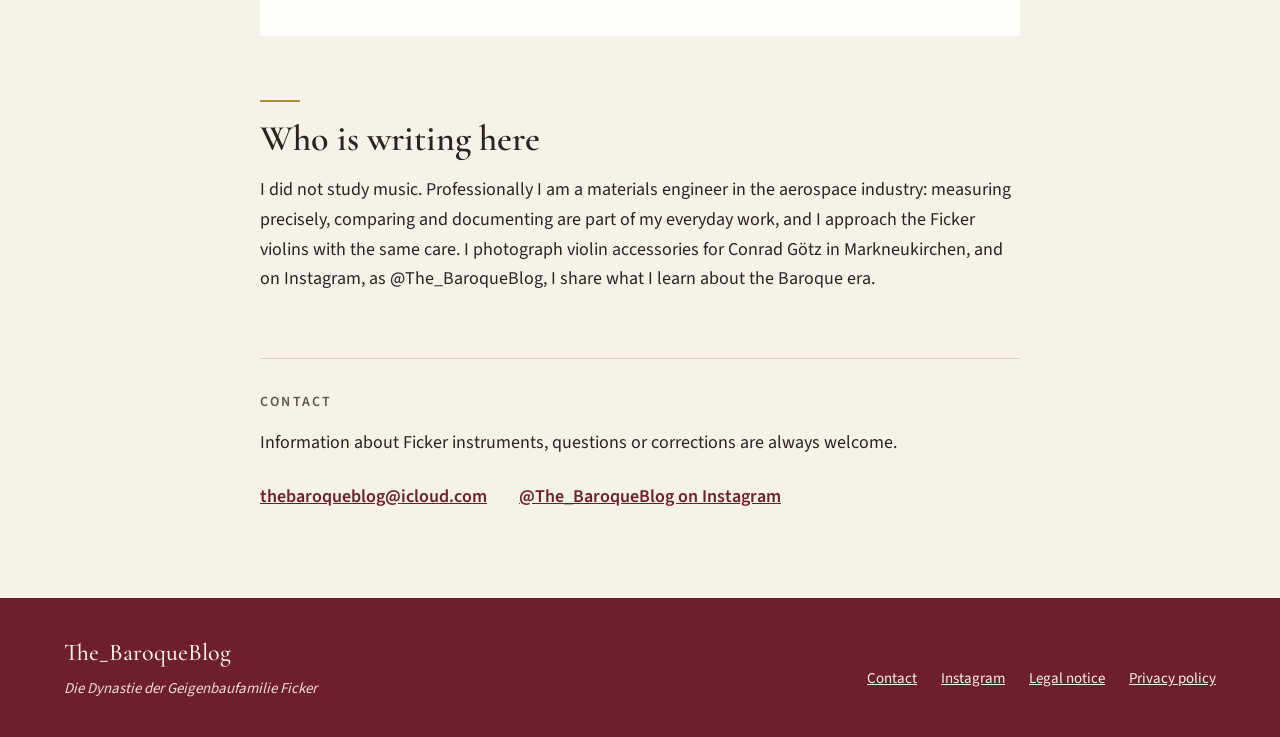
<file: en/about.html>
<!doctype html>
<html lang="en">
<head>
<meta charset="utf-8">
<meta name="viewport" content="width=device-width, initial-scale=1">
<title>About me – The_BaroqueBlog</title>
<meta name="description" content="The Ficker family of violin makers from Markneukirchen: a research project by Domenic Rutschmann on their makers and instruments.">
<link rel="canonical" href="https://thebaroqueblog.de/en/about.html">
<link rel="alternate" hreflang="de" href="https://thebaroqueblog.de/ueber-mich.html">
<link rel="alternate" hreflang="en" href="https://thebaroqueblog.de/en/about.html">
<link rel="alternate" hreflang="x-default" href="https://thebaroqueblog.de/ueber-mich.html">
<meta property="og:type" content="website">
<meta property="og:site_name" content="The_BaroqueBlog">
<meta property="og:title" content="About me – The_BaroqueBlog">
<meta property="og:description" content="The Ficker family of violin makers from Markneukirchen: a research project by Domenic Rutschmann on their makers and instruments.">
<meta property="og:url" content="https://thebaroqueblog.de/en/about.html">
<meta property="og:image" content="https://thebaroqueblog.de/img/hero-violine-1705.jpg">
<meta property="og:locale" content="en_GB">
<meta name="twitter:card" content="summary_large_image">
<link rel="icon" href="../favicon.svg" type="image/svg+xml">
<link rel="stylesheet" href="../css/fonts.css">
<style>
body{margin:0}
html{scroll-behavior:smooth}
a{color:#6E1F2B}a:hover{color:#4A121B}
</style>
</head>
<body>
<div style="background: #F7F2E8; color: #2A2320; font-family: 'Source Sans 3', system-ui, sans-serif; font-size: 18px; line-height: 1.65">

<header style="display: flex; flex-wrap: wrap; align-items: center; justify-content: space-between; gap: 12px 32px; padding: 18px clamp(20px, 5vw, 80px); border-bottom: 1px solid #B08D3E">
<a href="index.html" style="font-family: 'Cormorant Garamond', Georgia, serif; font-weight: 600; font-size: 26px; letter-spacing: 0.02em; text-decoration: none; color: #2A2320; padding: 8px 0">The_BaroqueBlog</a>
<nav aria-label="Main navigation" style="display: flex; flex-wrap: wrap; align-items: center; gap: 4px 28px; font-size: 16px">
<a href="book.html" style="text-decoration: none; color: #2A2320; padding: 12px 0">The Book</a>
<a href="catalogue.html" style="text-decoration: none; color: #2A2320; padding: 12px 0">Catalogue</a>
<a href="instagram.html" style="text-decoration: none; color: #2A2320; padding: 12px 0">Instagram</a>
<a href="#top" aria-current="page" style="text-decoration: none; color: #6E1F2B; padding: 12px 0; font-weight: 600; border-bottom: 2px solid #6E1F2B">About me</a>
<span style="display: flex; align-items: center; gap: 6px; padding-left: 8px; font-size: 15px; letter-spacing: 0.06em">
<a href="../ueber-mich.html" lang="de" style="text-decoration: none; color: #5F564E; padding: 12px 4px">DE</a>
<span aria-hidden="true" style="color: #5F564E">|</span>
<a href="#top" aria-current="true" style="text-decoration: none; color: #2A2320; font-weight: 600; padding: 12px 4px">EN</a>
</span>
</nav>
</header>

<main id="top">

<section style="max-width: 1200px; margin: 0 auto; padding: clamp(36px, 6vw, 80px) clamp(20px, 5vw, 80px) clamp(32px, 5vw, 64px); display: flex; flex-wrap: wrap; align-items: center; gap: 36px clamp(32px, 5vw, 72px)">
<figure style="margin: 0; flex: 1.2 1 420px; min-width: 0; display: flex; flex-direction: column; gap: 10px">
<img src="../img/domenic-rankweil.jpg" alt="Domenic Rutschmann in a white T-shirt, smiling and holding a baroque violin, dark wood panelling in the background" style="display: block; width: 100%; aspect-ratio: 4 / 3; object-fit: cover; border: 1px solid #B08D3E">
<figcaption style="font-size: 15px; color: #5F564E">With my violin by Johann Christian Ficker I in the Basilica of Rankweil</figcaption>
</figure>
<div style="flex: 1 1 340px; min-width: 0; display: flex; flex-direction: column; gap: 18px">
<div aria-hidden="true" style="width: 48px; height: 2px; background: #B08D3E"></div>
<p style="margin: 0; font-size: 15px; letter-spacing: 0.14em; text-transform: uppercase; color: #5F564E">About me</p>
<h1 style="margin: 0; font-family: 'Cormorant Garamond', Georgia, serif; font-weight: 500; font-size: clamp(40px, 5vw, 64px); line-height: 1.05">Domenic Rutschmann</h1>
<p style="margin: 0; font-family: 'Cormorant Garamond', Georgia, serif; font-style: italic; font-size: clamp(21px, 2.2vw, 25px); line-height: 1.35; color: #4A423B">Baroque violinist and researcher. Grew up in Liechtenstein, lives in Germany.</p>
</div>
</section>

<div style="max-width: 760px; margin: 0 auto; padding: 0 clamp(20px, 5vw, 40px) clamp(48px, 6vw, 88px); display: flex; flex-direction: column; gap: clamp(44px, 5vw, 64px)">

<section style="display: flex; flex-direction: column; gap: 16px">
<div aria-hidden="true" style="width: 40px; height: 2px; background: #B08D3E"></div>
<h2 style="margin: 0; font-family: 'Cormorant Garamond', Georgia, serif; font-weight: 600; font-size: clamp(28px, 3vw, 36px); line-height: 1.15">My path to the baroque violin</h2>
<p style="margin: 0">In September 2017 I had my first violin lesson at the music school in Rankweil with Lukas Breuss. On 3 March 2018 he invited me to a concert by the Ensemble Adornamento, in which he played the viola. That was the moment it all began: the natural, mysterious sound of gut strings and the low pitch that instantly creates a different atmosphere.</p>
<p style="margin: 0">In 2019 I was given my first baroque violin and my first baroque bow. After lessons in Rankweil and at the music school in Lindau, from 2020 onwards I largely taught myself baroque playing: through reading, videos, a great deal of experimenting and tips from fellow musicians I got to know through Instagram.</p>
</section>

<section style="background: #FFFDF8; border-top: 3px solid #B08D3E; padding: clamp(24px, 4vw, 44px); display: flex; flex-direction: column; gap: 16px">
<h2 style="margin: 0; font-family: 'Cormorant Garamond', Georgia, serif; font-weight: 600; font-size: clamp(28px, 3vw, 36px); line-height: 1.15">How I came to the Fickers</h2>
<p style="margin: 0">On 11 October 2023, in Ekkehard Köhler’s workshop in Argenbühl, I played a violin made by Johann Gottlob Ficker I in 1778. Until then I had considered instruments from the Vogtland to be second-rate. This violin called that fundamentally into question.</p>
<p style="margin: 0">From November 2024 I worked with the violin maker Frauke Uebel-Derigs from Celle. Together we founded Arcanto Violins to make the craftsmanship of the Vogtland more visible. In April 2025 she restored a baroque violin from the Ficker family for me, with neither a label nor a brand stamp. What I first took to be a work by Johann Gottlob Ficker turned out to be the work of another family member. It was precisely this correction that drove me to study the whole dynasty more closely.</p>
<p style="margin: 0; font-family: 'Cormorant Garamond', Georgia, serif; font-style: italic; font-size: clamp(22px, 2.4vw, 26px); line-height: 1.4; color: #6E1F2B; border-left: 2px solid #B08D3E; padding-left: 20px">My aim is to make the Fickers’ craft heritage tangible and to create a reliable basis for identifying their instruments.</p>
</section>

<section style="display: flex; flex-direction: column; gap: 16px">
<div aria-hidden="true" style="width: 40px; height: 2px; background: #B08D3E"></div>
<h2 style="margin: 0; font-family: 'Cormorant Garamond', Georgia, serif; font-weight: 600; font-size: clamp(28px, 3vw, 36px); line-height: 1.15">Who is writing here</h2>
<p style="margin: 0">I did not study music. Professionally I am a materials engineer in the aerospace industry: measuring precisely, comparing and documenting are part of my everyday work, and I approach the Ficker violins with the same care. I photograph violin accessories for Conrad Götz in Markneukirchen, and on Instagram, as @The_BaroqueBlog, I share what I learn about the Baroque era.</p>
</section>

<section id="kontakt" style="border-top: 1px solid #DDD3BF; padding-top: 32px; display: flex; flex-direction: column; gap: 14px">
<h2 style="margin: 0; font-size: 14px; font-weight: 600; letter-spacing: 0.16em; text-transform: uppercase; color: #5F564E">Contact</h2>
<p style="margin: 0">Information about Ficker instruments, questions or corrections are always welcome.</p>
<div style="display: flex; flex-wrap: wrap; gap: 8px 32px">
<a href="mailto:thebaroqueblog@icloud.com" style="font-weight: 600; padding: 10px 0">thebaroqueblog@icloud.com</a>
<a href="https://www.instagram.com/the_baroqueblog/" style="font-weight: 600; padding: 10px 0">@The_BaroqueBlog on Instagram</a>
</div>
</section>

</div>

</main>

<footer style="background: #6E1F2B; color: #F7F2E8; padding: 36px clamp(20px, 5vw, 80px); font-size: 17px; line-height: 1.55">
<div style="max-width: 1200px; margin: 0 auto; display: flex; flex-wrap: wrap; justify-content: space-between; align-items: flex-end; gap: 20px 40px">
<div style="display: flex; flex-direction: column; gap: 6px">
<span style="font-family: 'Cormorant Garamond', Georgia, serif; font-size: 24px">The_BaroqueBlog</span>
<span style="font-size: 15px; color: #E9DFCB"><i lang="de">Die Dynastie der Geigenbaufamilie Ficker</i></span>
</div>
<nav aria-label="Footer" style="display: flex; flex-wrap: wrap; gap: 4px 24px; font-size: 15px">
<a href="mailto:thebaroqueblog@icloud.com" style="color: #F7F2E8; padding: 10px 0">Contact</a>
<a href="https://www.instagram.com/the_baroqueblog/" style="color: #F7F2E8; padding: 10px 0">Instagram</a>
<a href="../impressum.html" style="color: #F7F2E8; padding: 10px 0">Legal notice</a>
<a href="../impressum.html#datenschutz" style="color: #F7F2E8; padding: 10px 0">Privacy policy</a>
</nav>
</div>
</footer>

</div>
</body>
</html>
</file>
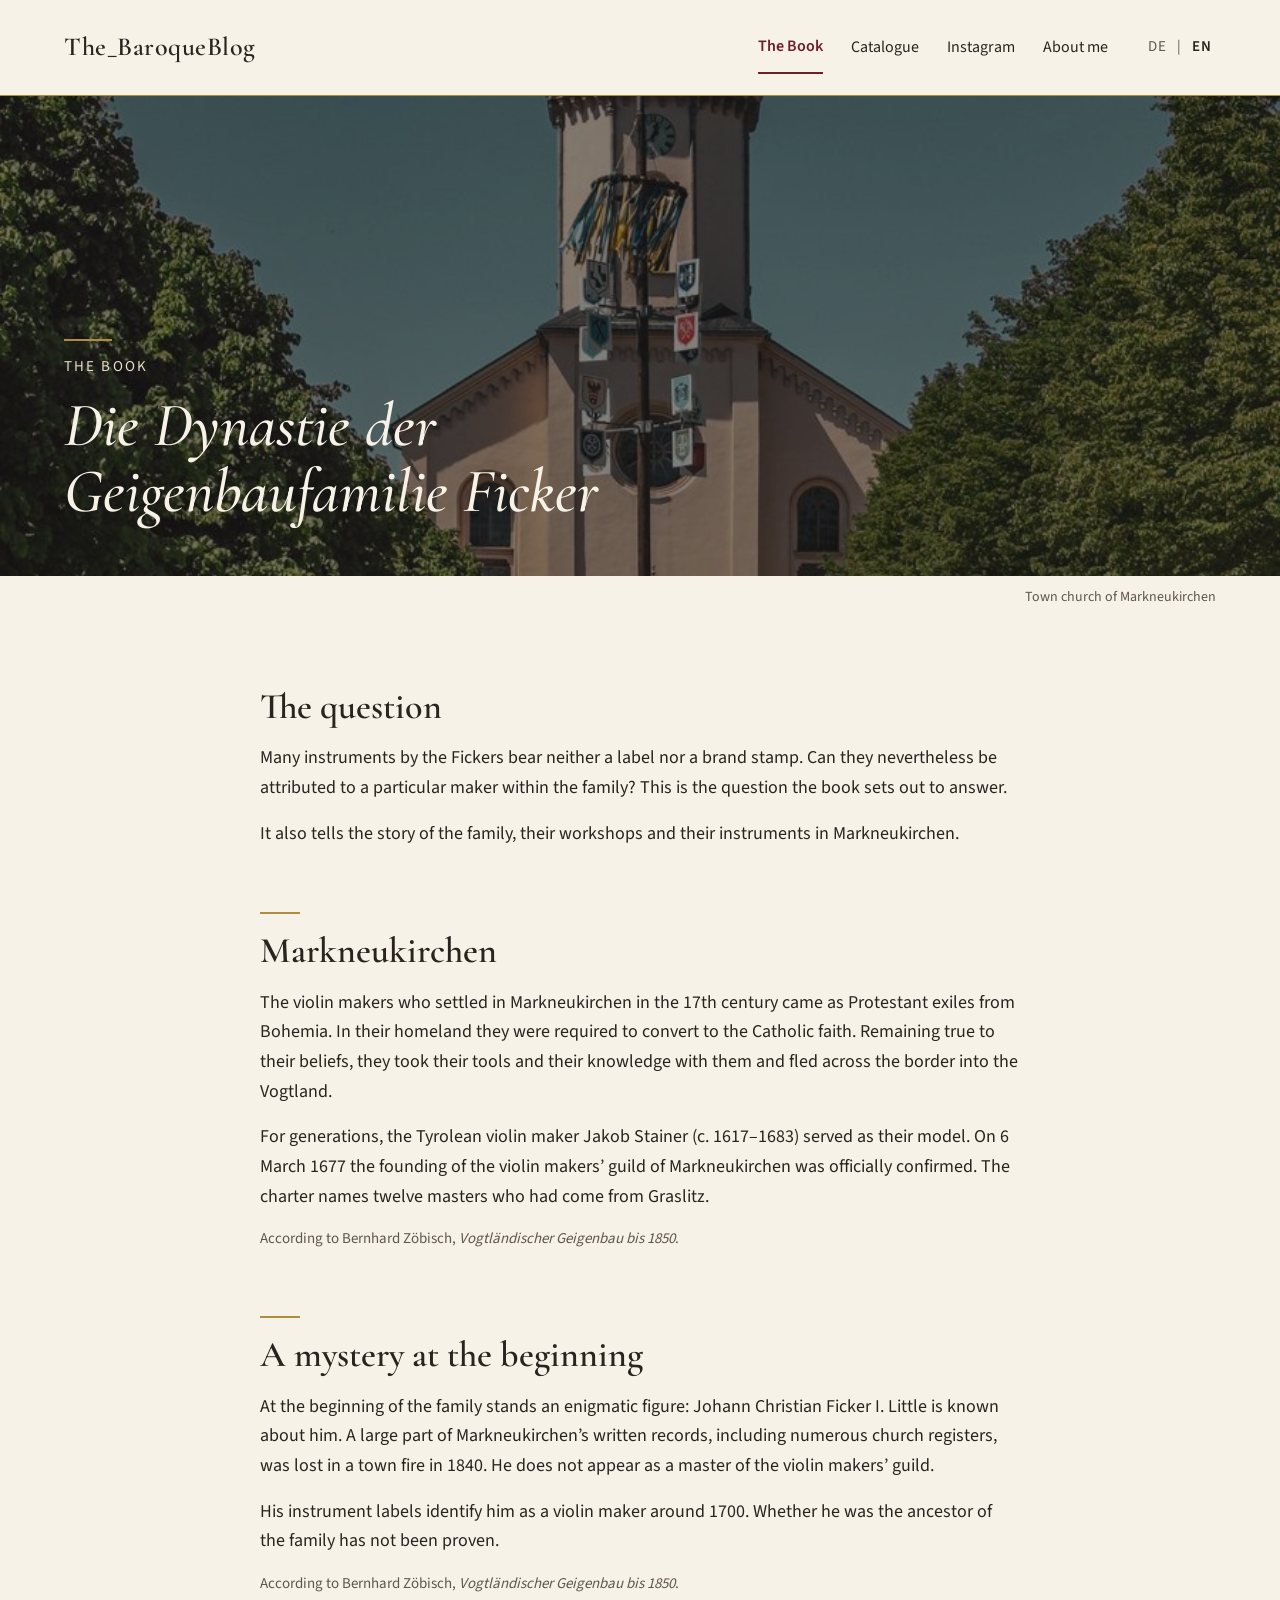
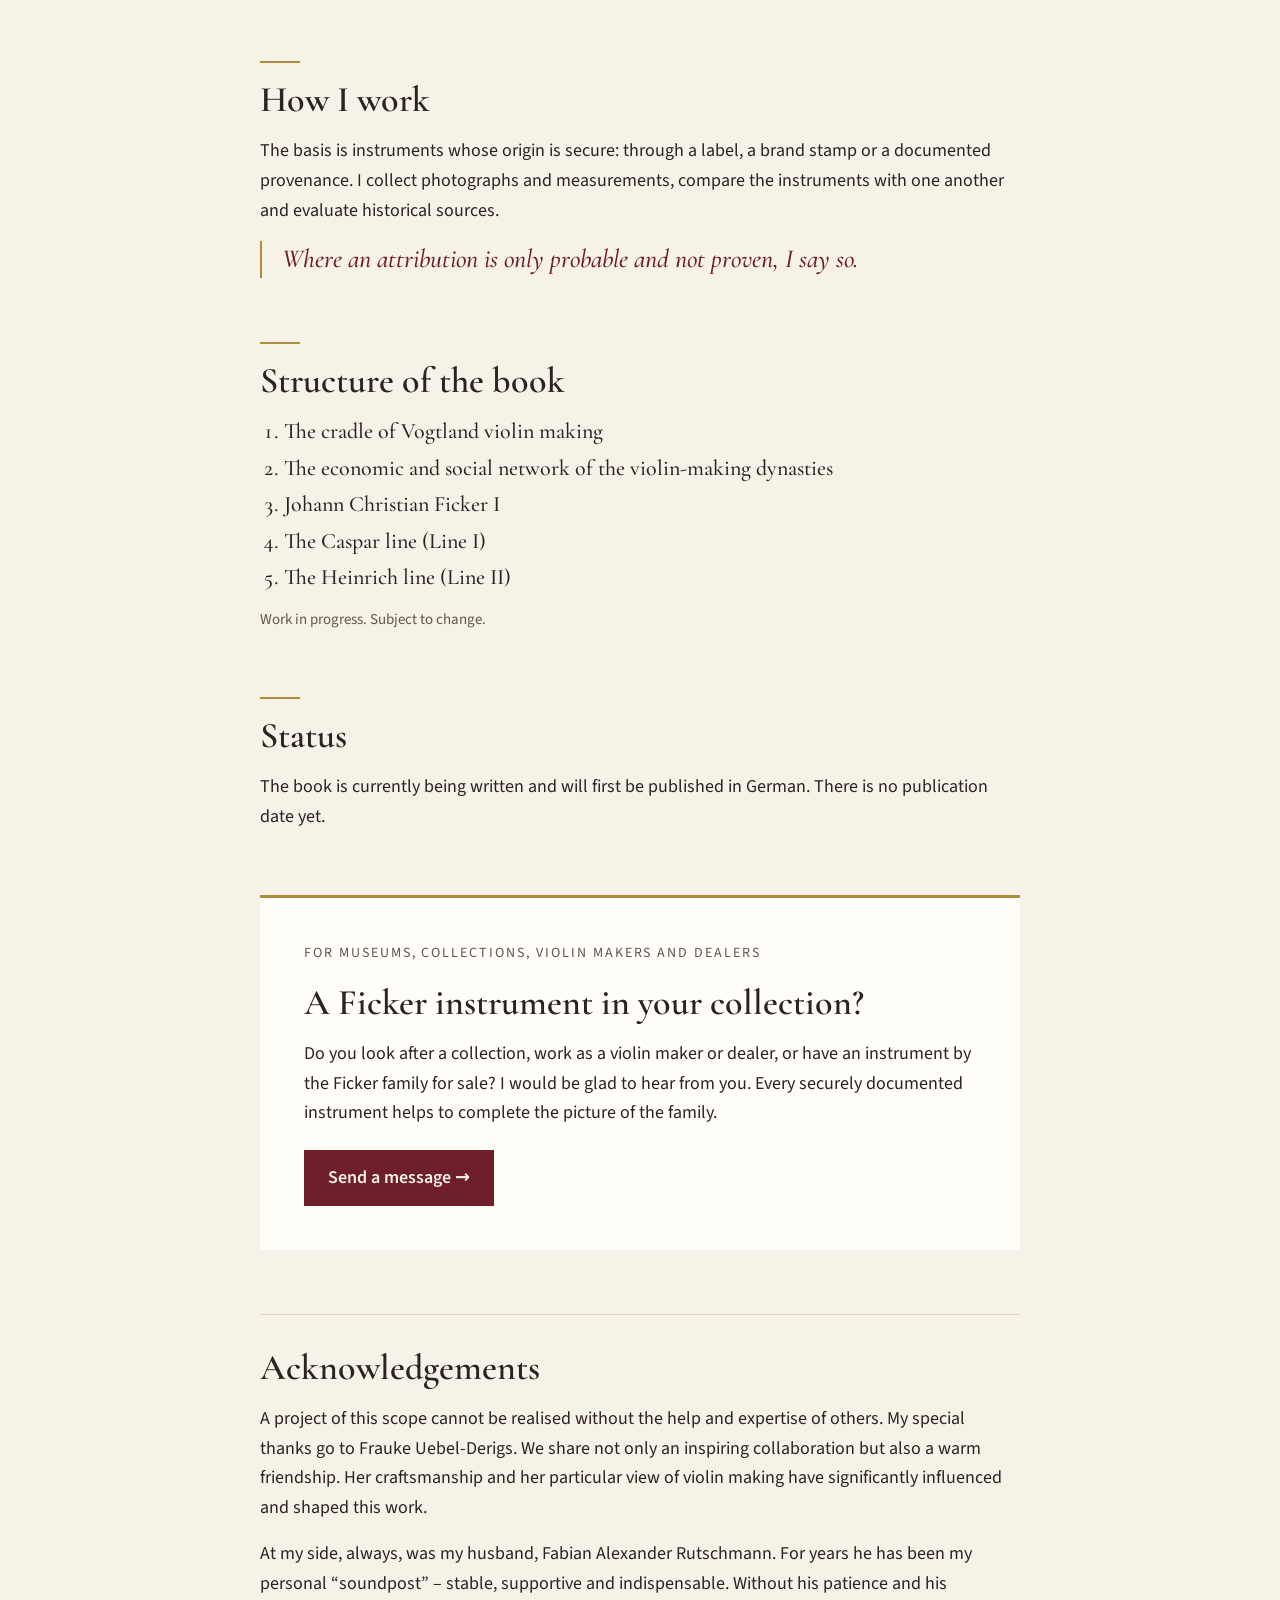
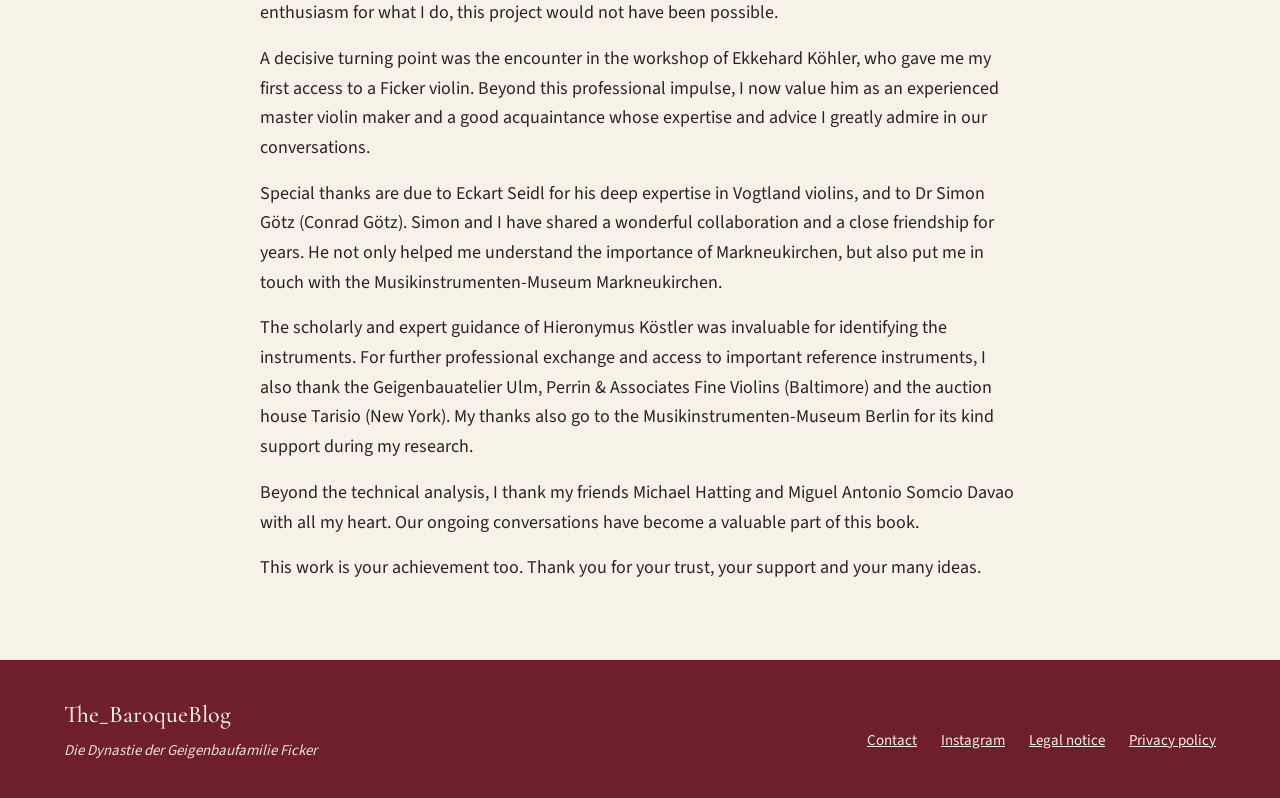
<file: en/book.html>
<!doctype html>
<html lang="en">
<head>
<meta charset="utf-8">
<meta name="viewport" content="width=device-width, initial-scale=1">
<title>The Book – The_BaroqueBlog</title>
<meta name="description" content="The Ficker family of violin makers from Markneukirchen: a research project by Domenic Rutschmann on their makers and instruments.">
<link rel="canonical" href="https://thebaroqueblog.de/en/book.html">
<link rel="alternate" hreflang="de" href="https://thebaroqueblog.de/buch.html">
<link rel="alternate" hreflang="en" href="https://thebaroqueblog.de/en/book.html">
<link rel="alternate" hreflang="x-default" href="https://thebaroqueblog.de/buch.html">
<meta property="og:type" content="website">
<meta property="og:site_name" content="The_BaroqueBlog">
<meta property="og:title" content="The Book – The_BaroqueBlog">
<meta property="og:description" content="The Ficker family of violin makers from Markneukirchen: a research project by Domenic Rutschmann on their makers and instruments.">
<meta property="og:url" content="https://thebaroqueblog.de/en/book.html">
<meta property="og:image" content="https://thebaroqueblog.de/img/hero-violine-1705.jpg">
<meta property="og:locale" content="en_GB">
<meta name="twitter:card" content="summary_large_image">
<link rel="icon" href="../favicon.svg" type="image/svg+xml">
<link rel="stylesheet" href="../css/fonts.css">
<style>
body{margin:0}
html{scroll-behavior:smooth}
a{color:#6E1F2B}a:hover{color:#4A121B}
</style>
</head>
<body>
<div style="background: #F7F2E8; color: #2A2320; font-family: 'Source Sans 3', system-ui, sans-serif; font-size: 18px; line-height: 1.65">

<header style="display: flex; flex-wrap: wrap; align-items: center; justify-content: space-between; gap: 12px 32px; padding: 18px clamp(20px, 5vw, 80px); border-bottom: 1px solid #B08D3E">
<a href="index.html" style="font-family: 'Cormorant Garamond', Georgia, serif; font-weight: 600; font-size: 26px; letter-spacing: 0.02em; text-decoration: none; color: #2A2320; padding: 8px 0">The_BaroqueBlog</a>
<nav aria-label="Main navigation" style="display: flex; flex-wrap: wrap; align-items: center; gap: 4px 28px; font-size: 16px">
<a href="#top" aria-current="page" style="text-decoration: none; color: #6E1F2B; padding: 12px 0; font-weight: 600; border-bottom: 2px solid #6E1F2B">The Book</a>
<a href="catalogue.html" style="text-decoration: none; color: #2A2320; padding: 12px 0">Catalogue</a>
<a href="instagram.html" style="text-decoration: none; color: #2A2320; padding: 12px 0">Instagram</a>
<a href="about.html" style="text-decoration: none; color: #2A2320; padding: 12px 0">About me</a>
<span style="display: flex; align-items: center; gap: 6px; padding-left: 8px; font-size: 15px; letter-spacing: 0.06em">
<a href="../buch.html" lang="de" style="text-decoration: none; color: #5F564E; padding: 12px 4px">DE</a>
<span aria-hidden="true" style="color: #5F564E">|</span>
<a href="#top" aria-current="true" style="text-decoration: none; color: #2A2320; font-weight: 600; padding: 12px 4px">EN</a>
</span>
</nav>
</header>

<main id="top">

<section style="position: relative; background: #14110F">
<img src="../img/stadtkirche-markneukirchen.jpg" alt="Town church of Markneukirchen" style="display: block; width: 100%; height: clamp(260px, 38vw, 480px); object-fit: cover; opacity: 0.55">
<div style="position: absolute; inset: 0; display: flex; align-items: flex-end; padding: 0 clamp(20px, 5vw, 80px) clamp(28px, 4vw, 56px)">
<div style="max-width: 760px; display: flex; flex-direction: column; gap: 14px; color: #F7F2E8">
<div aria-hidden="true" style="width: 48px; height: 2px; background: #B08D3E"></div>
<p style="margin: 0; font-size: 15px; letter-spacing: 0.14em; text-transform: uppercase; color: #E9DFCB">The Book</p>
<h1 style="margin: 0; font-family: 'Cormorant Garamond', Georgia, serif; font-weight: 500; font-size: clamp(36px, 5vw, 62px); line-height: 1.06"><i lang="de">Die Dynastie der Geigenbaufamilie Ficker</i></h1>
</div>
</div>
</section>
<p style="margin: 0; padding: 10px clamp(20px, 5vw, 80px) 0; text-align: right; font-size: 14px; color: #5F564E">Town church of Markneukirchen</p>

<div style="max-width: 760px; margin: 0 auto; padding: clamp(40px, 6vw, 80px) clamp(20px, 5vw, 40px) clamp(48px, 6vw, 88px); display: flex; flex-direction: column; gap: clamp(44px, 5vw, 64px)">

<section style="display: flex; flex-direction: column; gap: 16px">
<h2 style="margin: 0; font-family: 'Cormorant Garamond', Georgia, serif; font-weight: 600; font-size: clamp(28px, 3vw, 36px); line-height: 1.15">The question</h2>
<p style="margin: 0">Many instruments by the Fickers bear neither a label nor a brand stamp. Can they nevertheless be attributed to a particular maker within the family? This is the question the book sets out to answer.</p>
<p style="margin: 0">It also tells the story of the family, their workshops and their instruments in Markneukirchen.</p>
</section>

<section style="display: flex; flex-direction: column; gap: 16px">
<div aria-hidden="true" style="width: 40px; height: 2px; background: #B08D3E"></div>
<h2 style="margin: 0; font-family: 'Cormorant Garamond', Georgia, serif; font-weight: 600; font-size: clamp(28px, 3vw, 36px); line-height: 1.15">Markneukirchen</h2>
<p style="margin: 0">The violin makers who settled in Markneukirchen in the 17th century came as Protestant exiles from Bohemia. In their homeland they were required to convert to the Catholic faith. Remaining true to their beliefs, they took their tools and their knowledge with them and fled across the border into the Vogtland.</p>
<p style="margin: 0">For generations, the Tyrolean violin maker Jakob Stainer (c. 1617–1683) served as their model. On 6 March 1677 the founding of the violin makers’ guild of Markneukirchen was officially confirmed. The charter names twelve masters who had come from Graslitz.</p>
<p style="margin: 0; font-size: 15px; color: #5F564E">According to Bernhard Zöbisch, <i lang="de">Vogtländischer Geigenbau bis 1850</i>.</p>
</section>

<section style="display: flex; flex-direction: column; gap: 16px">
<div aria-hidden="true" style="width: 40px; height: 2px; background: #B08D3E"></div>
<h2 style="margin: 0; font-family: 'Cormorant Garamond', Georgia, serif; font-weight: 600; font-size: clamp(28px, 3vw, 36px); line-height: 1.15">A mystery at the beginning</h2>
<p style="margin: 0">At the beginning of the family stands an enigmatic figure: Johann Christian Ficker I. Little is known about him. A large part of Markneukirchen’s written records, including numerous church registers, was lost in a town fire in 1840. He does not appear as a master of the violin makers’ guild.</p>
<p style="margin: 0">His instrument labels identify him as a violin maker around 1700. Whether he was the ancestor of the family has not been proven.</p>
<p style="margin: 0; font-size: 15px; color: #5F564E">According to Bernhard Zöbisch, <i lang="de">Vogtländischer Geigenbau bis 1850</i>.</p>
</section>

<section style="display: flex; flex-direction: column; gap: 16px">
<div aria-hidden="true" style="width: 40px; height: 2px; background: #B08D3E"></div>
<h2 style="margin: 0; font-family: 'Cormorant Garamond', Georgia, serif; font-weight: 600; font-size: clamp(28px, 3vw, 36px); line-height: 1.15">How I work</h2>
<p style="margin: 0">The basis is instruments whose origin is secure: through a label, a brand stamp or a documented provenance. I collect photographs and measurements, compare the instruments with one another and evaluate historical sources.</p>
<p style="margin: 0; font-family: 'Cormorant Garamond', Georgia, serif; font-style: italic; font-size: clamp(22px, 2.4vw, 26px); line-height: 1.4; color: #6E1F2B; border-left: 2px solid #B08D3E; padding-left: 20px">Where an attribution is only probable and not proven, I say so.</p>
</section>

<section style="display: flex; flex-direction: column; gap: 16px">
<div aria-hidden="true" style="width: 40px; height: 2px; background: #B08D3E"></div>
<h2 style="margin: 0; font-family: 'Cormorant Garamond', Georgia, serif; font-weight: 600; font-size: clamp(28px, 3vw, 36px); line-height: 1.15">Structure of the book</h2>
<ol style="margin: 0; padding-left: 24px; display: flex; flex-direction: column; gap: 8px; font-family: 'Cormorant Garamond', Georgia, serif; font-size: 22px; line-height: 1.3">
<li>The cradle of Vogtland violin making</li>
<li>The economic and social network of the violin-making dynasties</li>
<li>Johann Christian Ficker I</li>
<li>The Caspar line (Line I)</li>
<li>The Heinrich line (Line II)</li>
</ol>
<p style="margin: 0; font-size: 15px; color: #5F564E">Work in progress. Subject to change.</p>
</section>

<section style="display: flex; flex-direction: column; gap: 16px">
<div aria-hidden="true" style="width: 40px; height: 2px; background: #B08D3E"></div>
<h2 style="margin: 0; font-family: 'Cormorant Garamond', Georgia, serif; font-weight: 600; font-size: clamp(28px, 3vw, 36px); line-height: 1.15">Status</h2>
<p style="margin: 0">The book is currently being written and will first be published in German. There is no publication date yet.</p>
</section>

<section style="background: #FFFDF8; border-top: 3px solid #B08D3E; padding: clamp(24px, 4vw, 44px); display: flex; flex-direction: column; gap: 16px">
<p style="margin: 0; font-size: 14px; letter-spacing: 0.14em; text-transform: uppercase; color: #5F564E">For museums, collections, violin makers and dealers</p>
<h2 style="margin: 0; font-family: 'Cormorant Garamond', Georgia, serif; font-weight: 600; font-size: clamp(28px, 3vw, 36px); line-height: 1.15">A Ficker instrument in your collection?</h2>
<p style="margin: 0">Do you look after a collection, work as a violin maker or dealer, or have an instrument by the Ficker family for sale? I would be glad to hear from you. Every securely documented instrument helps to complete the picture of the family.</p>
<a href="mailto:thebaroqueblog@icloud.com" style="align-self: flex-start; margin-top: 6px; text-decoration: none; background: #6E1F2B; color: #F7F2E8; font-weight: 600; padding: 13px 24px">Send a message →</a>
</section>

<section style="border-top: 1px solid #DDD3BF; padding-top: 32px; display: flex; flex-direction: column; gap: 16px">
<h2 style="margin: 0; font-family: 'Cormorant Garamond', Georgia, serif; font-weight: 600; font-size: clamp(28px, 3vw, 36px); line-height: 1.15">Acknowledgements</h2>
<p style="margin: 0">A project of this scope cannot be realised without the help and expertise of others. My special thanks go to Frauke Uebel-Derigs. We share not only an inspiring collaboration but also a warm friendship. Her craftsmanship and her particular view of violin making have significantly influenced and shaped this work.</p>
<p style="margin: 0">At my side, always, was my husband, Fabian Alexander Rutschmann. For years he has been my personal “soundpost” – stable, supportive and indispensable. Without his patience and his enthusiasm for what I do, this project would not have been possible.</p>
<p style="margin: 0">A decisive turning point was the encounter in the workshop of Ekkehard Köhler, who gave me my first access to a Ficker violin. Beyond this professional impulse, I now value him as an experienced master violin maker and a good acquaintance whose expertise and advice I greatly admire in our conversations.</p>
<p style="margin: 0">Special thanks are due to Eckart Seidl for his deep expertise in Vogtland violins, and to Dr Simon Götz (Conrad Götz). Simon and I have shared a wonderful collaboration and a close friendship for years. He not only helped me understand the importance of Markneukirchen, but also put me in touch with the Musikinstrumenten-Museum Markneukirchen.</p>
<p style="margin: 0">The scholarly and expert guidance of Hieronymus Köstler was invaluable for identifying the instruments. For further professional exchange and access to important reference instruments, I also thank the Geigenbauatelier Ulm, Perrin &amp; Associates Fine Violins (Baltimore) and the auction house Tarisio (New York). My thanks also go to the Musikinstrumenten-Museum Berlin for its kind support during my research.</p>
<p style="margin: 0">Beyond the technical analysis, I thank my friends Michael Hatting and Miguel Antonio Somcio Davao with all my heart. Our ongoing conversations have become a valuable part of this book.</p>
<p style="margin: 0">This work is your achievement too. Thank you for your trust, your support and your many ideas.</p>
</section>

</div>

</main>

<footer style="background: #6E1F2B; color: #F7F2E8; padding: 36px clamp(20px, 5vw, 80px); font-size: 17px; line-height: 1.55">
<div style="max-width: 1200px; margin: 0 auto; display: flex; flex-wrap: wrap; justify-content: space-between; align-items: flex-end; gap: 20px 40px">
<div style="display: flex; flex-direction: column; gap: 6px">
<span style="font-family: 'Cormorant Garamond', Georgia, serif; font-size: 24px">The_BaroqueBlog</span>
<span style="font-size: 15px; color: #E9DFCB"><i lang="de">Die Dynastie der Geigenbaufamilie Ficker</i></span>
</div>
<nav aria-label="Footer" style="display: flex; flex-wrap: wrap; gap: 4px 24px; font-size: 15px">
<a href="mailto:thebaroqueblog@icloud.com" style="color: #F7F2E8; padding: 10px 0">Contact</a>
<a href="https://www.instagram.com/the_baroqueblog/" style="color: #F7F2E8; padding: 10px 0">Instagram</a>
<a href="../impressum.html" style="color: #F7F2E8; padding: 10px 0">Legal notice</a>
<a href="../impressum.html#datenschutz" style="color: #F7F2E8; padding: 10px 0">Privacy policy</a>
</nav>
</div>
</footer>

</div>
</body>
</html>
</file>
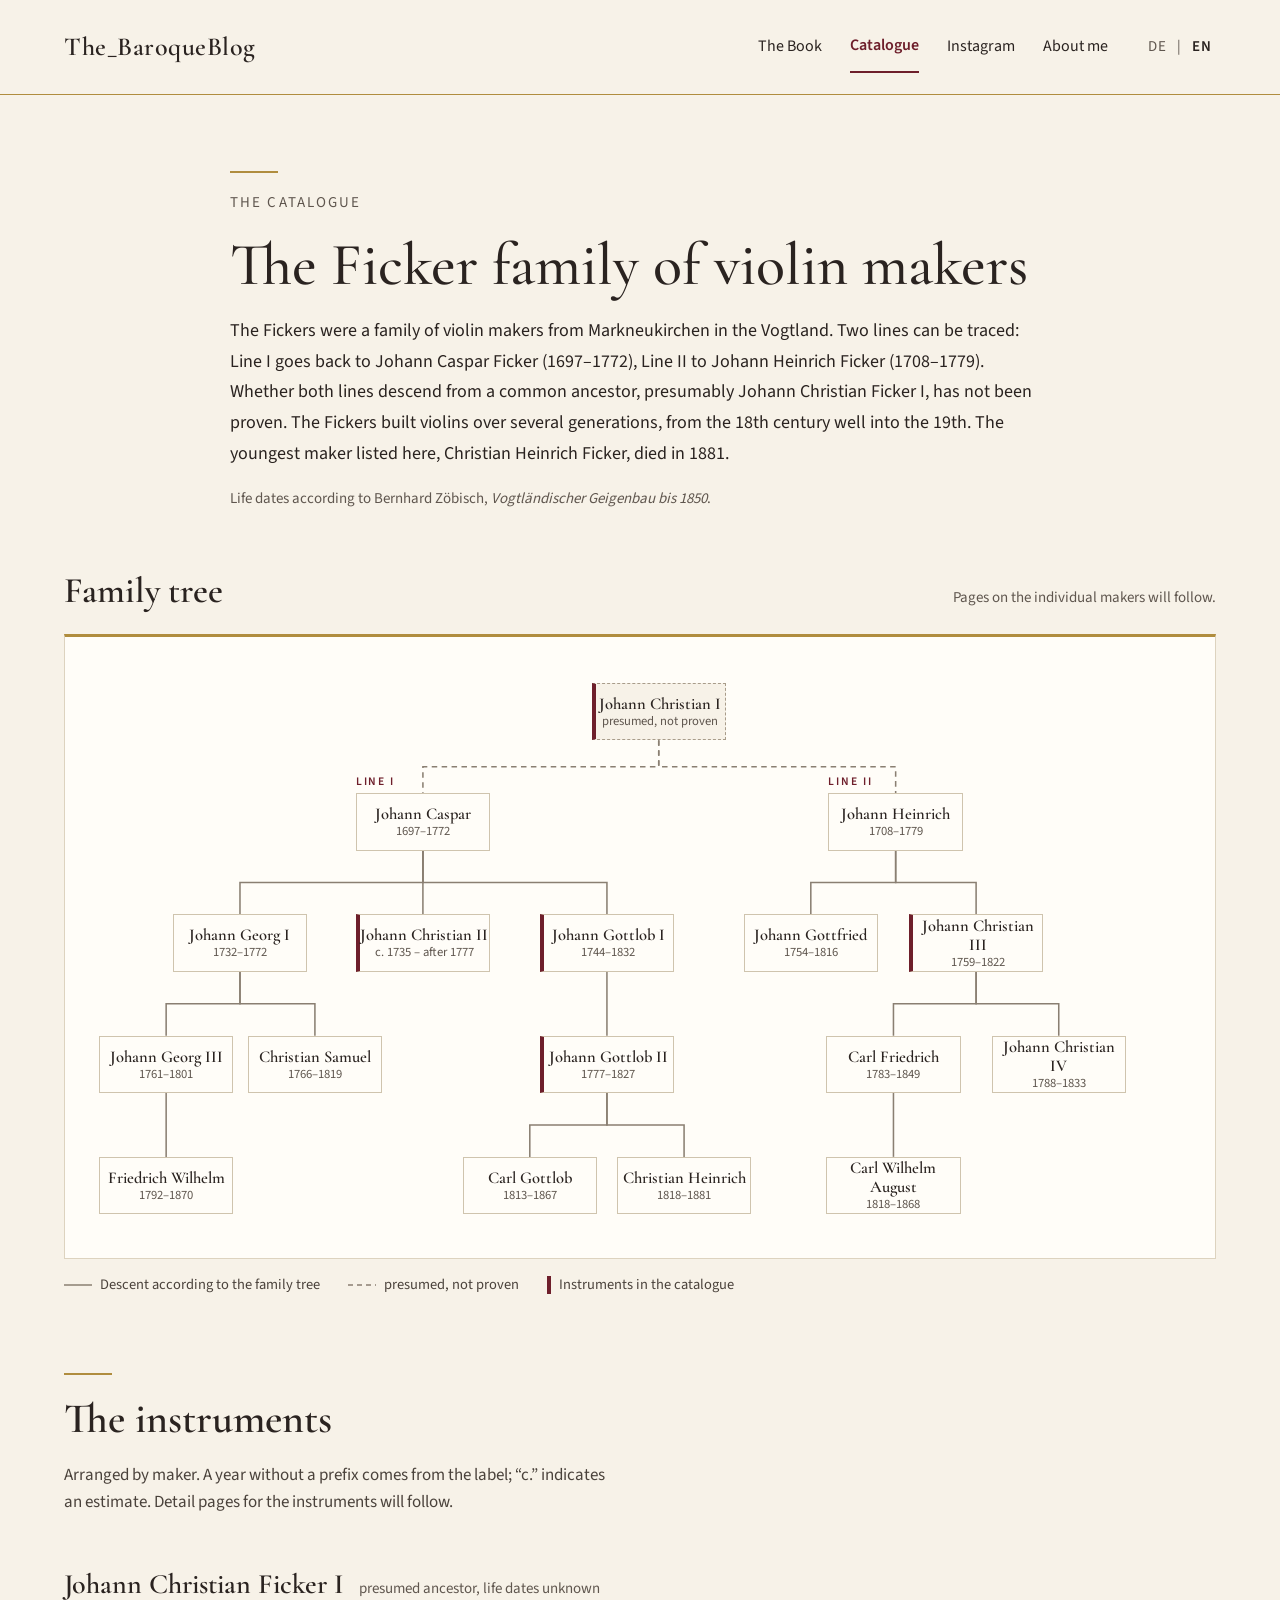
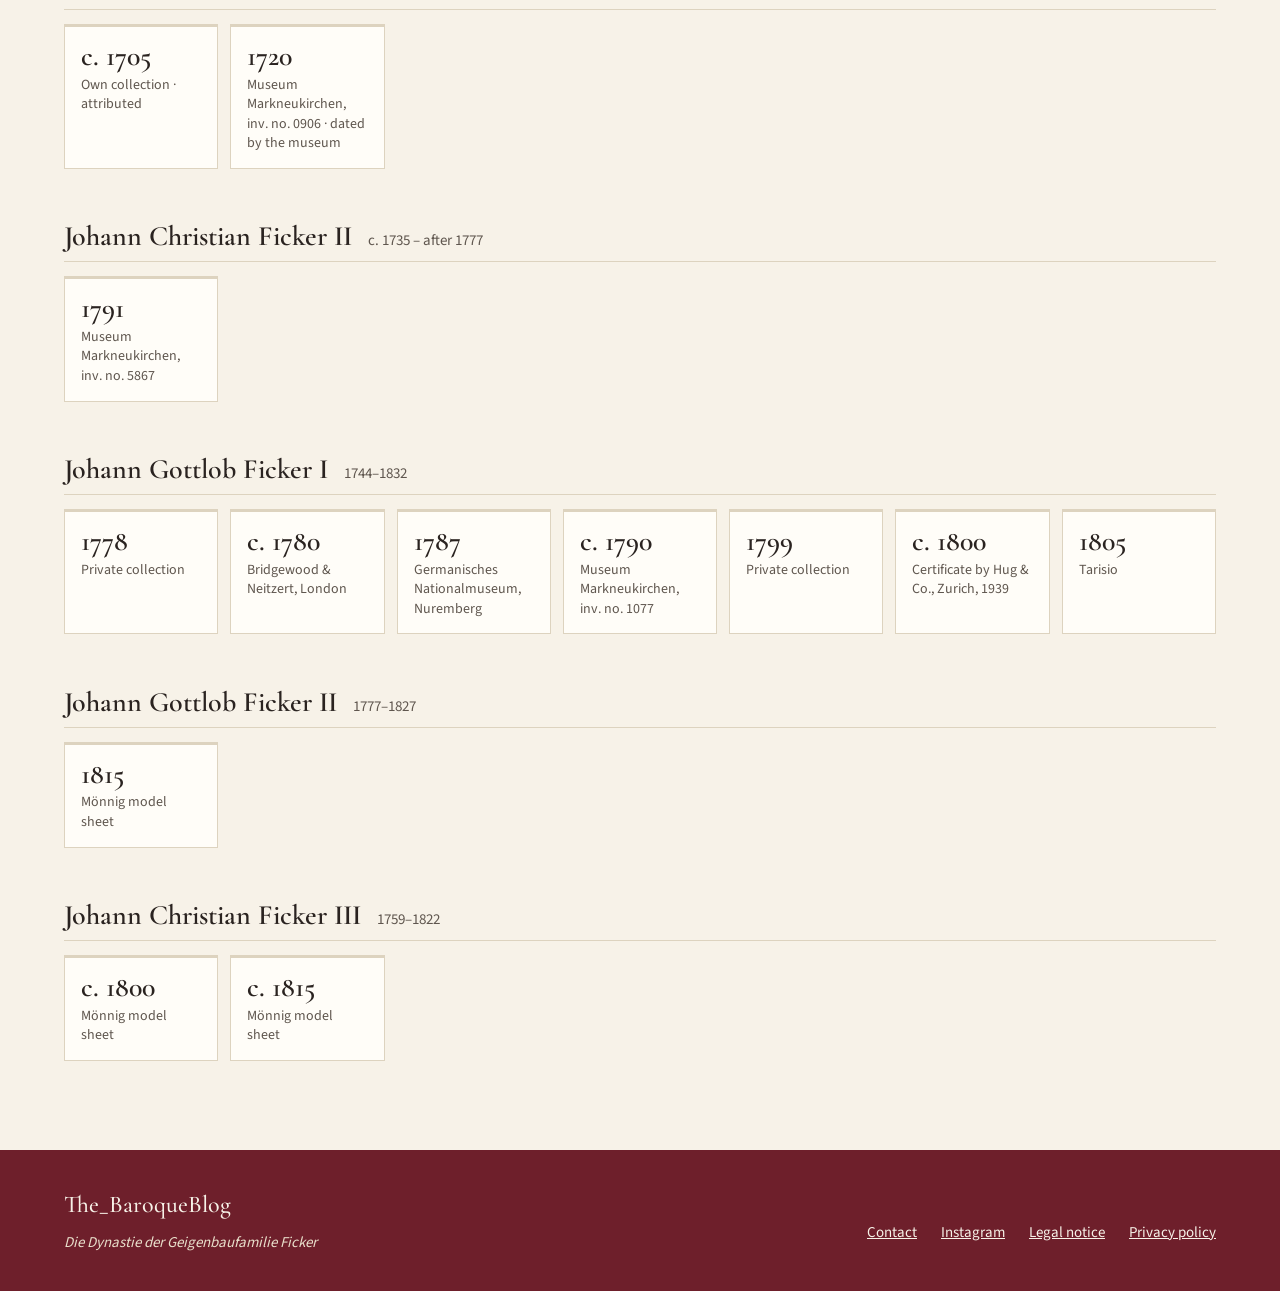
<file: en/catalogue.html>
<!doctype html>
<html lang="en">
<head>
<meta charset="utf-8">
<meta name="viewport" content="width=device-width, initial-scale=1">
<title>Catalogue – The_BaroqueBlog</title>
<meta name="description" content="The Ficker family of violin makers from Markneukirchen: a research project by Domenic Rutschmann on their makers and instruments.">
<link rel="canonical" href="https://thebaroqueblog.de/en/catalogue.html">
<link rel="alternate" hreflang="de" href="https://thebaroqueblog.de/katalog.html">
<link rel="alternate" hreflang="en" href="https://thebaroqueblog.de/en/catalogue.html">
<link rel="alternate" hreflang="x-default" href="https://thebaroqueblog.de/katalog.html">
<meta property="og:type" content="website">
<meta property="og:site_name" content="The_BaroqueBlog">
<meta property="og:title" content="Catalogue – The_BaroqueBlog">
<meta property="og:description" content="The Ficker family of violin makers from Markneukirchen: a research project by Domenic Rutschmann on their makers and instruments.">
<meta property="og:url" content="https://thebaroqueblog.de/en/catalogue.html">
<meta property="og:image" content="https://thebaroqueblog.de/img/hero-violine-1705.jpg">
<meta property="og:locale" content="en_GB">
<meta name="twitter:card" content="summary_large_image">
<link rel="icon" href="../favicon.svg" type="image/svg+xml">
<link rel="stylesheet" href="../css/fonts.css">
<style>
body{margin:0}
html{scroll-behavior:smooth}
a{color:#6E1F2B}a:hover{color:#4A121B}
.knoten{transition:border-color .2s ease, box-shadow .2s ease}
a.knoten:hover{border-color:#6E1F2B;box-shadow:0 2px 10px rgba(42,35,32,.12)}
.jahr{transition:border-color .2s ease, transform .2s ease}
a.jahr:hover{border-color:#B08D3E;transform:translateY(-2px)}
</style>
</head>
<body>
<div style="background: #F7F2E8; color: #2A2320; font-family: 'Source Sans 3', system-ui, sans-serif; font-size: 17px; line-height: 1.6">

<header style="display: flex; flex-wrap: wrap; align-items: center; justify-content: space-between; gap: 12px 32px; padding: 18px clamp(20px, 5vw, 80px); border-bottom: 1px solid #B08D3E">
<a href="index.html" style="font-family: 'Cormorant Garamond', Georgia, serif; font-weight: 600; font-size: 26px; letter-spacing: 0.02em; text-decoration: none; color: #2A2320; padding: 8px 0">The_BaroqueBlog</a>
<nav aria-label="Main navigation" style="display: flex; flex-wrap: wrap; align-items: center; gap: 4px 28px; font-size: 16px">
<a href="book.html" style="text-decoration: none; color: #2A2320; padding: 12px 0">The Book</a>
<a href="#top" aria-current="page" style="text-decoration: none; color: #6E1F2B; padding: 12px 0; font-weight: 600; border-bottom: 2px solid #6E1F2B">Catalogue</a>
<a href="instagram.html" style="text-decoration: none; color: #2A2320; padding: 12px 0">Instagram</a>
<a href="about.html" style="text-decoration: none; color: #2A2320; padding: 12px 0">About me</a>
<span style="display: flex; align-items: center; gap: 6px; padding-left: 8px; font-size: 15px; letter-spacing: 0.06em">
<a href="../katalog.html" lang="de" style="text-decoration: none; color: #5F564E; padding: 12px 4px">DE</a>
<span aria-hidden="true" style="color: #5F564E">|</span>
<a href="#top" aria-current="true" style="text-decoration: none; color: #2A2320; font-weight: 600; padding: 12px 4px">EN</a>
</span>
</nav>
</header>

<main id="top">

<section style="max-width: 820px; margin: 0 auto; padding: clamp(40px, 6vw, 88px) clamp(20px, 5vw, 40px) clamp(32px, 4vw, 56px); display: flex; flex-direction: column; gap: 18px">
<div aria-hidden="true" style="width: 48px; height: 2px; background: #B08D3E"></div>
<p style="margin: 0; font-size: 15px; letter-spacing: 0.14em; text-transform: uppercase; color: #5F564E">The Catalogue</p>
<h1 style="margin: 0; font-family: 'Cormorant Garamond', Georgia, serif; font-weight: 500; font-size: clamp(38px, 5vw, 60px); line-height: 1.08">The Ficker family of violin makers</h1>
<p style="margin: 0; font-size: 18px; line-height: 1.7">The Fickers were a family of violin makers from Markneukirchen in the Vogtland. Two lines can be traced: Line I goes back to Johann Caspar Ficker (1697–1772), Line II to Johann Heinrich Ficker (1708–1779). Whether both lines descend from a common ancestor, presumably Johann Christian Ficker I, has not been proven. The Fickers built violins over several generations, from the 18th century well into the 19th. The youngest maker listed here, Christian Heinrich Ficker, died in 1881.</p>
<p style="margin: 0; font-size: 15px; color: #5F564E">Life dates according to Bernhard Zöbisch, <i>Vogtländischer Geigenbau bis 1850</i>.</p>
</section>

<section aria-labelledby="baum-titel" style="padding: 0 clamp(20px, 5vw, 80px) clamp(48px, 6vw, 80px)">
<div style="max-width: 1240px; margin: 0 auto; display: flex; flex-direction: column; gap: 14px">
<div style="display: flex; flex-wrap: wrap; align-items: baseline; justify-content: space-between; gap: 6px 24px">
<h2 id="baum-titel" style="margin: 0; font-family: 'Cormorant Garamond', Georgia, serif; font-weight: 600; font-size: clamp(28px, 3vw, 36px)">Family tree</h2>
<p style="margin: 0; font-size: 15px; color: #5F564E">Pages on the individual makers will follow.</p>
</div>
<div style="background: #FFFDF8; border: 1px solid #DDD3BF; border-top: 3px solid #B08D3E; padding: clamp(10px, 2vw, 24px)">
<div style="position: relative; width: 100%; aspect-ratio: 1000 / 520; container-type: inline-size">
<svg viewBox="0 0 1000 520" aria-hidden="true" style="position: absolute; inset: 0; width: 100%; height: 100%">

<path d="M517 72 V96 H303 V120" fill="none" stroke="#8A7F72" stroke-width="1.4" stroke-dasharray="5 4"></path>

<path d="M517 72 V96 H732 V120" fill="none" stroke="#8A7F72" stroke-width="1.4" stroke-dasharray="5 4"></path>

<path d="M303 172 V201 H137 V230" fill="none" stroke="#8A7F72" stroke-width="1.4" stroke-dasharray="none"></path>

<path d="M303 172 V201 H303 V230" fill="none" stroke="#8A7F72" stroke-width="1.4" stroke-dasharray="none"></path>

<path d="M303 172 V201 H470 V230" fill="none" stroke="#8A7F72" stroke-width="1.4" stroke-dasharray="none"></path>

<path d="M732 172 V201 H655 V230" fill="none" stroke="#8A7F72" stroke-width="1.4" stroke-dasharray="none"></path>

<path d="M732 172 V201 H805 V230" fill="none" stroke="#8A7F72" stroke-width="1.4" stroke-dasharray="none"></path>

<path d="M137 282 V311 H70 V340" fill="none" stroke="#8A7F72" stroke-width="1.4" stroke-dasharray="none"></path>

<path d="M137 282 V311 H205 V340" fill="none" stroke="#8A7F72" stroke-width="1.4" stroke-dasharray="none"></path>

<path d="M470 282 V311 H470 V340" fill="none" stroke="#8A7F72" stroke-width="1.4" stroke-dasharray="none"></path>

<path d="M805 282 V311 H730 V340" fill="none" stroke="#8A7F72" stroke-width="1.4" stroke-dasharray="none"></path>

<path d="M805 282 V311 H880 V340" fill="none" stroke="#8A7F72" stroke-width="1.4" stroke-dasharray="none"></path>

<path d="M70 392 V421 H70 V450" fill="none" stroke="#8A7F72" stroke-width="1.4" stroke-dasharray="none"></path>

<path d="M470 392 V421 H400 V450" fill="none" stroke="#8A7F72" stroke-width="1.4" stroke-dasharray="none"></path>

<path d="M470 392 V421 H540 V450" fill="none" stroke="#8A7F72" stroke-width="1.4" stroke-dasharray="none"></path>

<path d="M730 392 V421 H730 V450" fill="none" stroke="#8A7F72" stroke-width="1.4" stroke-dasharray="none"></path>

</svg>
<span style="position: absolute; left: 24.2%; top: 19.6%; font-size: 1.05cqw; letter-spacing: 0.16em; font-weight: 600; color: #6E1F2B">LINE I</span>
<span style="position: absolute; left: 67.1%; top: 19.6%; font-size: 1.05cqw; letter-spacing: 0.16em; font-weight: 600; color: #6E1F2B">LINE II</span>


<div style="position: absolute; left: 45.6%; top: 3.8461538461538463%; width: 12.2%; height: 10%; box-sizing: border-box; background: #F7F2E8; border: 1px dashed #A89C8A; border-left: 0.45cqw solid #6E1F2B; text-decoration: none; color: #2A2320; display: flex; flex-direction: column; align-items: center; justify-content: center; text-align: center; line-height: 1.15">
<span style="font-family: 'Cormorant Garamond', Georgia, serif; font-weight: 600; font-size: 1.5cqw">Johann Christian I</span>
<span style="font-size: 1.15cqw; color: #5F564E">presumed, not proven</span>
</div>





<div style="position: absolute; left: 24.2%; top: 23.076923076923077%; width: 12.2%; height: 10%; box-sizing: border-box; background: #FFFDF8; border: 1px solid #CFC4AE; color: #2A2320; display: flex; flex-direction: column; align-items: center; justify-content: center; text-align: center; line-height: 1.15">
<span style="font-family: 'Cormorant Garamond', Georgia, serif; font-weight: 600; font-size: 1.5cqw">Johann Caspar</span>
<span style="font-size: 1.15cqw; color: #5F564E">1697–1772</span>
</div>




<div style="position: absolute; left: 67.1%; top: 23.076923076923077%; width: 12.2%; height: 10%; box-sizing: border-box; background: #FFFDF8; border: 1px solid #CFC4AE; color: #2A2320; display: flex; flex-direction: column; align-items: center; justify-content: center; text-align: center; line-height: 1.15">
<span style="font-family: 'Cormorant Garamond', Georgia, serif; font-weight: 600; font-size: 1.5cqw">Johann Heinrich</span>
<span style="font-size: 1.15cqw; color: #5F564E">1708–1779</span>
</div>




<div style="position: absolute; left: 7.6%; top: 44.230769230769226%; width: 12.2%; height: 10%; box-sizing: border-box; background: #FFFDF8; border: 1px solid #CFC4AE; color: #2A2320; display: flex; flex-direction: column; align-items: center; justify-content: center; text-align: center; line-height: 1.15">
<span style="font-family: 'Cormorant Garamond', Georgia, serif; font-weight: 600; font-size: 1.5cqw">Johann Georg I</span>
<span style="font-size: 1.15cqw; color: #5F564E">1732–1772</span>
</div>



<div style="position: absolute; left: 24.2%; top: 44.230769230769226%; width: 12.2%; height: 10%; box-sizing: border-box; background: #FFFDF8; border: 1px solid #CFC4AE; border-left: 0.45cqw solid #6E1F2B; text-decoration: none; color: #2A2320; display: flex; flex-direction: column; align-items: center; justify-content: center; text-align: center; line-height: 1.15">
<span style="font-family: 'Cormorant Garamond', Georgia, serif; font-weight: 600; font-size: 1.5cqw">Johann Christian II</span>
<span style="font-size: 1.15cqw; color: #5F564E">c. 1735 – after 1777</span>
</div>




<div style="position: absolute; left: 40.9%; top: 44.230769230769226%; width: 12.2%; height: 10%; box-sizing: border-box; background: #FFFDF8; border: 1px solid #CFC4AE; border-left: 0.45cqw solid #6E1F2B; text-decoration: none; color: #2A2320; display: flex; flex-direction: column; align-items: center; justify-content: center; text-align: center; line-height: 1.15">
<span style="font-family: 'Cormorant Garamond', Georgia, serif; font-weight: 600; font-size: 1.5cqw">Johann Gottlob I</span>
<span style="font-size: 1.15cqw; color: #5F564E">1744–1832</span>
</div>





<div style="position: absolute; left: 59.4%; top: 44.230769230769226%; width: 12.2%; height: 10%; box-sizing: border-box; background: #FFFDF8; border: 1px solid #CFC4AE; color: #2A2320; display: flex; flex-direction: column; align-items: center; justify-content: center; text-align: center; line-height: 1.15">
<span style="font-family: 'Cormorant Garamond', Georgia, serif; font-weight: 600; font-size: 1.5cqw">Johann Gottfried</span>
<span style="font-size: 1.15cqw; color: #5F564E">1754–1816</span>
</div>



<div style="position: absolute; left: 74.4%; top: 44.230769230769226%; width: 12.2%; height: 10%; box-sizing: border-box; background: #FFFDF8; border: 1px solid #CFC4AE; border-left: 0.45cqw solid #6E1F2B; text-decoration: none; color: #2A2320; display: flex; flex-direction: column; align-items: center; justify-content: center; text-align: center; line-height: 1.15">
<span style="font-family: 'Cormorant Garamond', Georgia, serif; font-weight: 600; font-size: 1.5cqw">Johann Christian III</span>
<span style="font-size: 1.15cqw; color: #5F564E">1759–1822</span>
</div>





<div style="position: absolute; left: 0.9%; top: 65.38461538461539%; width: 12.2%; height: 10%; box-sizing: border-box; background: #FFFDF8; border: 1px solid #CFC4AE; color: #2A2320; display: flex; flex-direction: column; align-items: center; justify-content: center; text-align: center; line-height: 1.15">
<span style="font-family: 'Cormorant Garamond', Georgia, serif; font-weight: 600; font-size: 1.5cqw">Johann Georg III</span>
<span style="font-size: 1.15cqw; color: #5F564E">1761–1801</span>
</div>




<div style="position: absolute; left: 14.4%; top: 65.38461538461539%; width: 12.2%; height: 10%; box-sizing: border-box; background: #FFFDF8; border: 1px solid #CFC4AE; color: #2A2320; display: flex; flex-direction: column; align-items: center; justify-content: center; text-align: center; line-height: 1.15">
<span style="font-family: 'Cormorant Garamond', Georgia, serif; font-weight: 600; font-size: 1.5cqw">Christian Samuel</span>
<span style="font-size: 1.15cqw; color: #5F564E">1766–1819</span>
</div>



<div style="position: absolute; left: 40.9%; top: 65.38461538461539%; width: 12.2%; height: 10%; box-sizing: border-box; background: #FFFDF8; border: 1px solid #CFC4AE; border-left: 0.45cqw solid #6E1F2B; text-decoration: none; color: #2A2320; display: flex; flex-direction: column; align-items: center; justify-content: center; text-align: center; line-height: 1.15">
<span style="font-family: 'Cormorant Garamond', Georgia, serif; font-weight: 600; font-size: 1.5cqw">Johann Gottlob II</span>
<span style="font-size: 1.15cqw; color: #5F564E">1777–1827</span>
</div>





<div style="position: absolute; left: 66.9%; top: 65.38461538461539%; width: 12.2%; height: 10%; box-sizing: border-box; background: #FFFDF8; border: 1px solid #CFC4AE; color: #2A2320; display: flex; flex-direction: column; align-items: center; justify-content: center; text-align: center; line-height: 1.15">
<span style="font-family: 'Cormorant Garamond', Georgia, serif; font-weight: 600; font-size: 1.5cqw">Carl Friedrich</span>
<span style="font-size: 1.15cqw; color: #5F564E">1783–1849</span>
</div>




<div style="position: absolute; left: 81.9%; top: 65.38461538461539%; width: 12.2%; height: 10%; box-sizing: border-box; background: #FFFDF8; border: 1px solid #CFC4AE; color: #2A2320; display: flex; flex-direction: column; align-items: center; justify-content: center; text-align: center; line-height: 1.15">
<span style="font-family: 'Cormorant Garamond', Georgia, serif; font-weight: 600; font-size: 1.5cqw">Johann Christian IV</span>
<span style="font-size: 1.15cqw; color: #5F564E">1788–1833</span>
</div>




<div style="position: absolute; left: 0.9%; top: 86.53846153846155%; width: 12.2%; height: 10%; box-sizing: border-box; background: #FFFDF8; border: 1px solid #CFC4AE; color: #2A2320; display: flex; flex-direction: column; align-items: center; justify-content: center; text-align: center; line-height: 1.15">
<span style="font-family: 'Cormorant Garamond', Georgia, serif; font-weight: 600; font-size: 1.5cqw">Friedrich Wilhelm</span>
<span style="font-size: 1.15cqw; color: #5F564E">1792–1870</span>
</div>




<div style="position: absolute; left: 33.9%; top: 86.53846153846155%; width: 12.2%; height: 10%; box-sizing: border-box; background: #FFFDF8; border: 1px solid #CFC4AE; color: #2A2320; display: flex; flex-direction: column; align-items: center; justify-content: center; text-align: center; line-height: 1.15">
<span style="font-family: 'Cormorant Garamond', Georgia, serif; font-weight: 600; font-size: 1.5cqw">Carl Gottlob</span>
<span style="font-size: 1.15cqw; color: #5F564E">1813–1867</span>
</div>




<div style="position: absolute; left: 47.9%; top: 86.53846153846155%; width: 12.2%; height: 10%; box-sizing: border-box; background: #FFFDF8; border: 1px solid #CFC4AE; color: #2A2320; display: flex; flex-direction: column; align-items: center; justify-content: center; text-align: center; line-height: 1.15">
<span style="font-family: 'Cormorant Garamond', Georgia, serif; font-weight: 600; font-size: 1.5cqw">Christian Heinrich</span>
<span style="font-size: 1.15cqw; color: #5F564E">1818–1881</span>
</div>




<div style="position: absolute; left: 66.9%; top: 86.53846153846155%; width: 12.2%; height: 10%; box-sizing: border-box; background: #FFFDF8; border: 1px solid #CFC4AE; color: #2A2320; display: flex; flex-direction: column; align-items: center; justify-content: center; text-align: center; line-height: 1.15">
<span style="font-family: 'Cormorant Garamond', Georgia, serif; font-weight: 600; font-size: 1.5cqw">Carl Wilhelm August</span>
<span style="font-size: 1.15cqw; color: #5F564E">1818–1868</span>
</div>


</div>
</div>
<div style="display: flex; flex-wrap: wrap; gap: 8px 28px; font-size: 14.5px; color: #4A423B">
<span style="display: inline-flex; align-items: center; gap: 8px"><svg aria-hidden="true" width="28" height="4"><line x1="0" y1="2" x2="28" y2="2" stroke="#8A7F72" stroke-width="1.5"/></svg>Descent according to the family tree</span>
<span style="display: inline-flex; align-items: center; gap: 8px"><svg aria-hidden="true" width="28" height="4"><line x1="0" y1="2" x2="28" y2="2" stroke="#8A7F72" stroke-width="1.5" stroke-dasharray="5 4"/></svg>presumed, not proven</span>
<span style="display: inline-flex; align-items: center; gap: 8px"><span aria-hidden="true" style="width: 4px; height: 18px; background: #6E1F2B"></span>Instruments in the catalogue</span>
</div>
</div>
</section>

<section id="instrumente" aria-labelledby="instr-titel" style="max-width: 1200px; margin: 0 auto; padding: 0 clamp(20px, 5vw, 80px) clamp(56px, 7vw, 96px); display: flex; flex-direction: column; gap: clamp(36px, 4vw, 52px)">
<div style="display: flex; flex-direction: column; gap: 10px">
<div aria-hidden="true" style="width: 48px; height: 2px; background: #B08D3E"></div>
<h2 id="instr-titel" style="margin: 0; font-family: 'Cormorant Garamond', Georgia, serif; font-weight: 600; font-size: clamp(30px, 3.4vw, 42px)">The instruments</h2>
<p style="margin: 0; color: #4A423B; max-width: 70ch">Arranged by maker. A year without a prefix comes from the label; “c.” indicates an estimate. Detail pages for the instruments will follow.</p>
</div>


<div id="m-jcf1" style="display: flex; flex-direction: column; gap: 14px; scroll-margin-top: 24px">
<div style="display: flex; flex-wrap: wrap; align-items: baseline; gap: 4px 16px; border-bottom: 1px solid #DDD3BF; padding-bottom: 8px">
<h3 style="margin: 0; font-family: 'Cormorant Garamond', Georgia, serif; font-weight: 600; font-size: 28px; line-height: 1.15">Johann Christian Ficker I</h3>
<span style="font-size: 15px; color: #5F564E">presumed ancestor, life dates unknown</span>
</div>
<div style="display: grid; grid-template-columns: repeat(auto-fill, minmax(140px, 1fr)); gap: 12px">



<div class="jahr" style="background: #FFFDF8; border: 1px solid #DDD3BF; border-top: 3px solid #DDD3BF; padding: 14px 16px; display: flex; flex-direction: column; gap: 4px">
<span style="font-family: 'Cormorant Garamond', Georgia, serif; font-weight: 600; font-size: 28px; line-height: 1.1">c. 1705</span>
<span style="font-size: 14px; color: #5F564E; line-height: 1.4">Own collection · attributed</span>
</div>




<div class="jahr" style="background: #FFFDF8; border: 1px solid #DDD3BF; border-top: 3px solid #DDD3BF; padding: 14px 16px; display: flex; flex-direction: column; gap: 4px">
<span style="font-family: 'Cormorant Garamond', Georgia, serif; font-weight: 600; font-size: 28px; line-height: 1.1">1720</span>
<span style="font-size: 14px; color: #5F564E; line-height: 1.4">Museum Markneukirchen, inv. no. 0906 · dated by the museum</span>
</div>


</div>
</div>

<div id="m-jcf2" style="display: flex; flex-direction: column; gap: 14px; scroll-margin-top: 24px">
<div style="display: flex; flex-wrap: wrap; align-items: baseline; gap: 4px 16px; border-bottom: 1px solid #DDD3BF; padding-bottom: 8px">
<h3 style="margin: 0; font-family: 'Cormorant Garamond', Georgia, serif; font-weight: 600; font-size: 28px; line-height: 1.15">Johann Christian Ficker II</h3>
<span style="font-size: 15px; color: #5F564E">c. 1735 – after 1777</span>
</div>
<div style="display: grid; grid-template-columns: repeat(auto-fill, minmax(140px, 1fr)); gap: 12px">



<div class="jahr" style="background: #FFFDF8; border: 1px solid #DDD3BF; border-top: 3px solid #DDD3BF; padding: 14px 16px; display: flex; flex-direction: column; gap: 4px">
<span style="font-family: 'Cormorant Garamond', Georgia, serif; font-weight: 600; font-size: 28px; line-height: 1.1">1791</span>
<span style="font-size: 14px; color: #5F564E; line-height: 1.4">Museum Markneukirchen, inv. no. 5867</span>
</div>


</div>
</div>

<div id="m-jgf1" style="display: flex; flex-direction: column; gap: 14px; scroll-margin-top: 24px">
<div style="display: flex; flex-wrap: wrap; align-items: baseline; gap: 4px 16px; border-bottom: 1px solid #DDD3BF; padding-bottom: 8px">
<h3 style="margin: 0; font-family: 'Cormorant Garamond', Georgia, serif; font-weight: 600; font-size: 28px; line-height: 1.15">Johann Gottlob Ficker I</h3>
<span style="font-size: 15px; color: #5F564E">1744–1832</span>
</div>
<div style="display: grid; grid-template-columns: repeat(auto-fill, minmax(140px, 1fr)); gap: 12px">



<div class="jahr" style="background: #FFFDF8; border: 1px solid #DDD3BF; border-top: 3px solid #DDD3BF; padding: 14px 16px; display: flex; flex-direction: column; gap: 4px">
<span style="font-family: 'Cormorant Garamond', Georgia, serif; font-weight: 600; font-size: 28px; line-height: 1.1">1778</span>
<span style="font-size: 14px; color: #5F564E; line-height: 1.4">Private collection</span>
</div>




<div class="jahr" style="background: #FFFDF8; border: 1px solid #DDD3BF; border-top: 3px solid #DDD3BF; padding: 14px 16px; display: flex; flex-direction: column; gap: 4px">
<span style="font-family: 'Cormorant Garamond', Georgia, serif; font-weight: 600; font-size: 28px; line-height: 1.1">c. 1780</span>
<span style="font-size: 14px; color: #5F564E; line-height: 1.4">Bridgewood &amp; Neitzert, London</span>
</div>




<div class="jahr" style="background: #FFFDF8; border: 1px solid #DDD3BF; border-top: 3px solid #DDD3BF; padding: 14px 16px; display: flex; flex-direction: column; gap: 4px">
<span style="font-family: 'Cormorant Garamond', Georgia, serif; font-weight: 600; font-size: 28px; line-height: 1.1">1787</span>
<span style="font-size: 14px; color: #5F564E; line-height: 1.4">Germanisches Nationalmuseum, Nuremberg</span>
</div>




<div class="jahr" style="background: #FFFDF8; border: 1px solid #DDD3BF; border-top: 3px solid #DDD3BF; padding: 14px 16px; display: flex; flex-direction: column; gap: 4px">
<span style="font-family: 'Cormorant Garamond', Georgia, serif; font-weight: 600; font-size: 28px; line-height: 1.1">c. 1790</span>
<span style="font-size: 14px; color: #5F564E; line-height: 1.4">Museum Markneukirchen, inv. no. 1077</span>
</div>




<div class="jahr" style="background: #FFFDF8; border: 1px solid #DDD3BF; border-top: 3px solid #DDD3BF; padding: 14px 16px; display: flex; flex-direction: column; gap: 4px">
<span style="font-family: 'Cormorant Garamond', Georgia, serif; font-weight: 600; font-size: 28px; line-height: 1.1">1799</span>
<span style="font-size: 14px; color: #5F564E; line-height: 1.4">Private collection</span>
</div>




<div class="jahr" style="background: #FFFDF8; border: 1px solid #DDD3BF; border-top: 3px solid #DDD3BF; padding: 14px 16px; display: flex; flex-direction: column; gap: 4px">
<span style="font-family: 'Cormorant Garamond', Georgia, serif; font-weight: 600; font-size: 28px; line-height: 1.1">c. 1800</span>
<span style="font-size: 14px; color: #5F564E; line-height: 1.4">Certificate by Hug &amp; Co., Zurich, 1939</span>
</div>




<div class="jahr" style="background: #FFFDF8; border: 1px solid #DDD3BF; border-top: 3px solid #DDD3BF; padding: 14px 16px; display: flex; flex-direction: column; gap: 4px">
<span style="font-family: 'Cormorant Garamond', Georgia, serif; font-weight: 600; font-size: 28px; line-height: 1.1">1805</span>
<span style="font-size: 14px; color: #5F564E; line-height: 1.4">Tarisio</span>
</div>


</div>
</div>

<div id="m-jgf2" style="display: flex; flex-direction: column; gap: 14px; scroll-margin-top: 24px">
<div style="display: flex; flex-wrap: wrap; align-items: baseline; gap: 4px 16px; border-bottom: 1px solid #DDD3BF; padding-bottom: 8px">
<h3 style="margin: 0; font-family: 'Cormorant Garamond', Georgia, serif; font-weight: 600; font-size: 28px; line-height: 1.15">Johann Gottlob Ficker II</h3>
<span style="font-size: 15px; color: #5F564E">1777–1827</span>
</div>
<div style="display: grid; grid-template-columns: repeat(auto-fill, minmax(140px, 1fr)); gap: 12px">



<div class="jahr" style="background: #FFFDF8; border: 1px solid #DDD3BF; border-top: 3px solid #DDD3BF; padding: 14px 16px; display: flex; flex-direction: column; gap: 4px">
<span style="font-family: 'Cormorant Garamond', Georgia, serif; font-weight: 600; font-size: 28px; line-height: 1.1">1815</span>
<span style="font-size: 14px; color: #5F564E; line-height: 1.4">Mönnig model sheet</span>
</div>


</div>
</div>

<div id="m-jcf3" style="display: flex; flex-direction: column; gap: 14px; scroll-margin-top: 24px">
<div style="display: flex; flex-wrap: wrap; align-items: baseline; gap: 4px 16px; border-bottom: 1px solid #DDD3BF; padding-bottom: 8px">
<h3 style="margin: 0; font-family: 'Cormorant Garamond', Georgia, serif; font-weight: 600; font-size: 28px; line-height: 1.15">Johann Christian Ficker III</h3>
<span style="font-size: 15px; color: #5F564E">1759–1822</span>
</div>
<div style="display: grid; grid-template-columns: repeat(auto-fill, minmax(140px, 1fr)); gap: 12px">



<div class="jahr" style="background: #FFFDF8; border: 1px solid #DDD3BF; border-top: 3px solid #DDD3BF; padding: 14px 16px; display: flex; flex-direction: column; gap: 4px">
<span style="font-family: 'Cormorant Garamond', Georgia, serif; font-weight: 600; font-size: 28px; line-height: 1.1">c. 1800</span>
<span style="font-size: 14px; color: #5F564E; line-height: 1.4">Mönnig model sheet</span>
</div>




<div class="jahr" style="background: #FFFDF8; border: 1px solid #DDD3BF; border-top: 3px solid #DDD3BF; padding: 14px 16px; display: flex; flex-direction: column; gap: 4px">
<span style="font-family: 'Cormorant Garamond', Georgia, serif; font-weight: 600; font-size: 28px; line-height: 1.1">c. 1815</span>
<span style="font-size: 14px; color: #5F564E; line-height: 1.4">Mönnig model sheet</span>
</div>


</div>
</div>

</section>

</main>

<footer style="background: #6E1F2B; color: #F7F2E8; padding: 36px clamp(20px, 5vw, 80px)">
<div style="max-width: 1200px; margin: 0 auto; display: flex; flex-wrap: wrap; justify-content: space-between; align-items: flex-end; gap: 20px 40px">
<div style="display: flex; flex-direction: column; gap: 6px">
<span style="font-family: 'Cormorant Garamond', Georgia, serif; font-size: 24px">The_BaroqueBlog</span>
<span style="font-size: 15px; color: #E9DFCB"><i lang="de">Die Dynastie der Geigenbaufamilie Ficker</i></span>
</div>
<nav aria-label="Footer" style="display: flex; flex-wrap: wrap; gap: 4px 24px; font-size: 15px">
<a href="mailto:thebaroqueblog@icloud.com" style="color: #F7F2E8; padding: 10px 0">Contact</a>
<a href="https://www.instagram.com/the_baroqueblog/" style="color: #F7F2E8; padding: 10px 0">Instagram</a>
<a href="../impressum.html" style="color: #F7F2E8; padding: 10px 0">Legal notice</a>
<a href="../impressum.html#datenschutz" style="color: #F7F2E8; padding: 10px 0">Privacy policy</a>
</nav>
</div>
</footer>

</div>
</body>
</html>
</file>
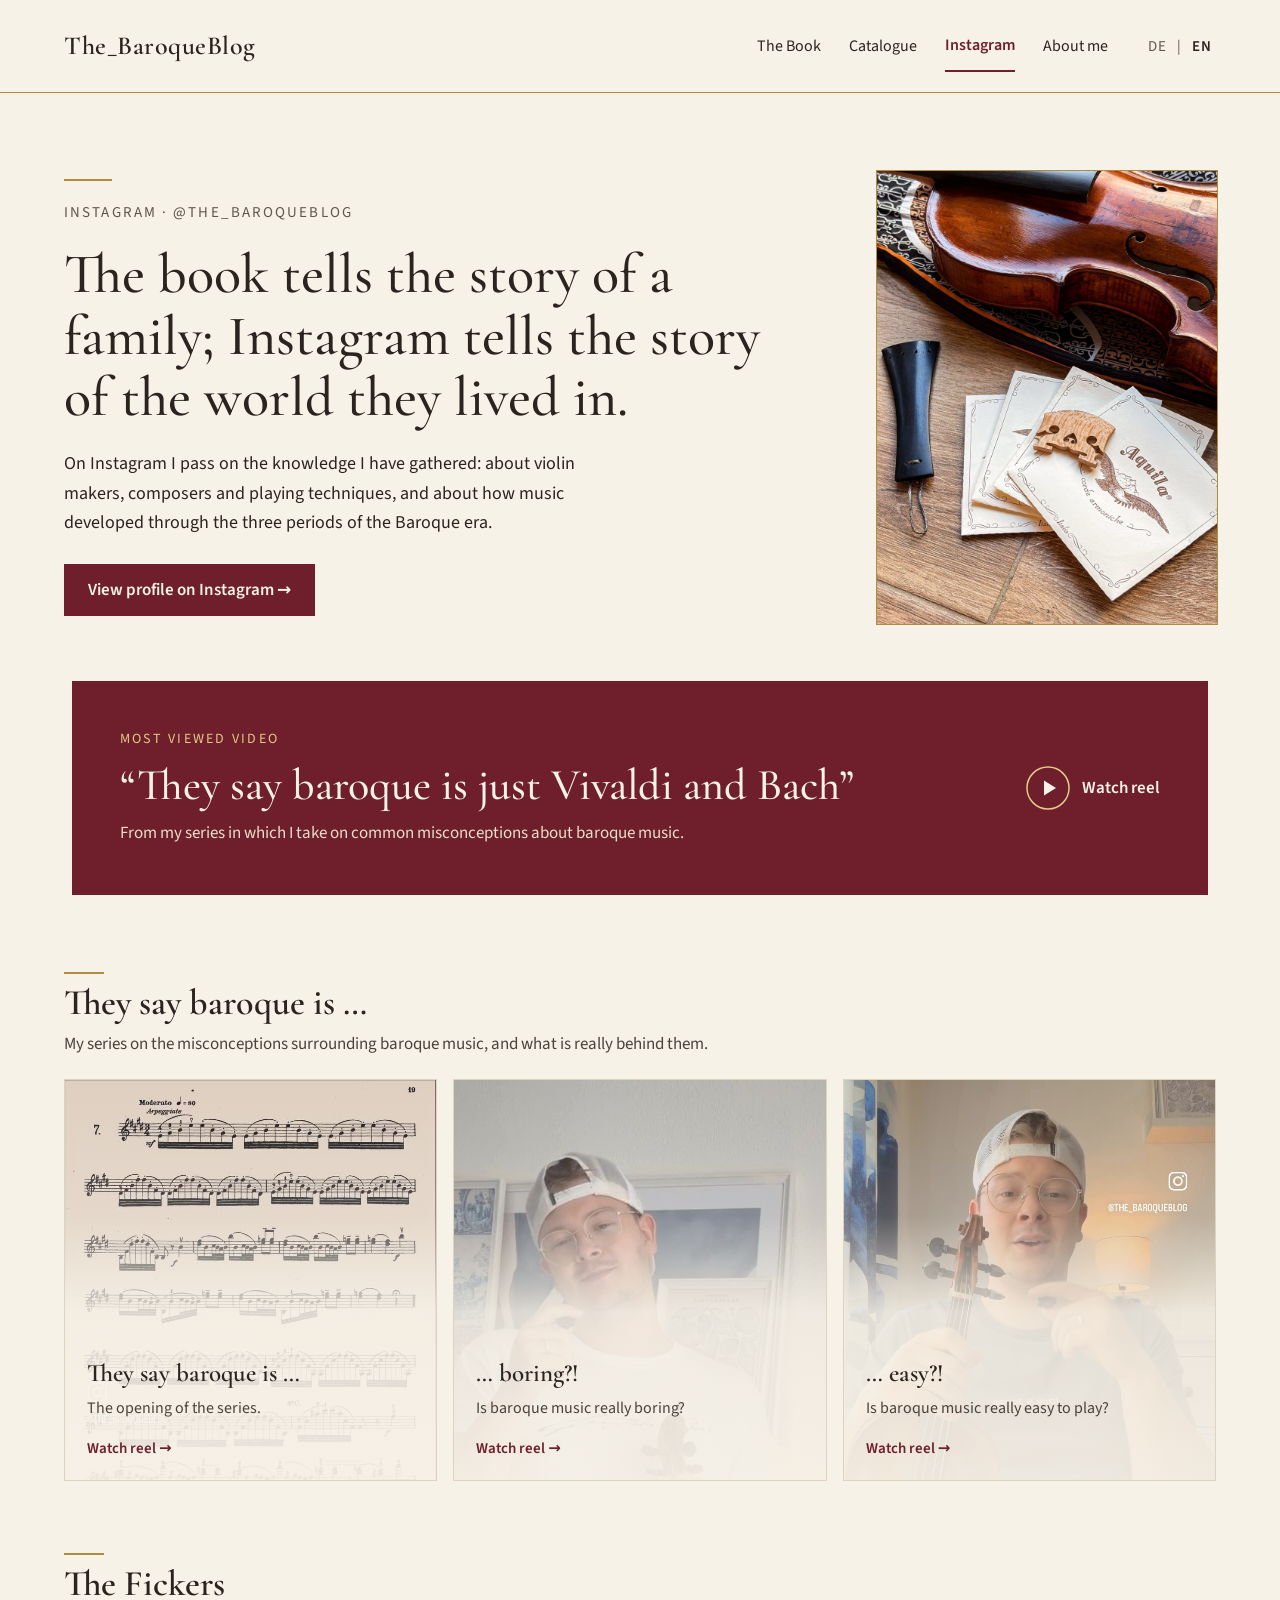
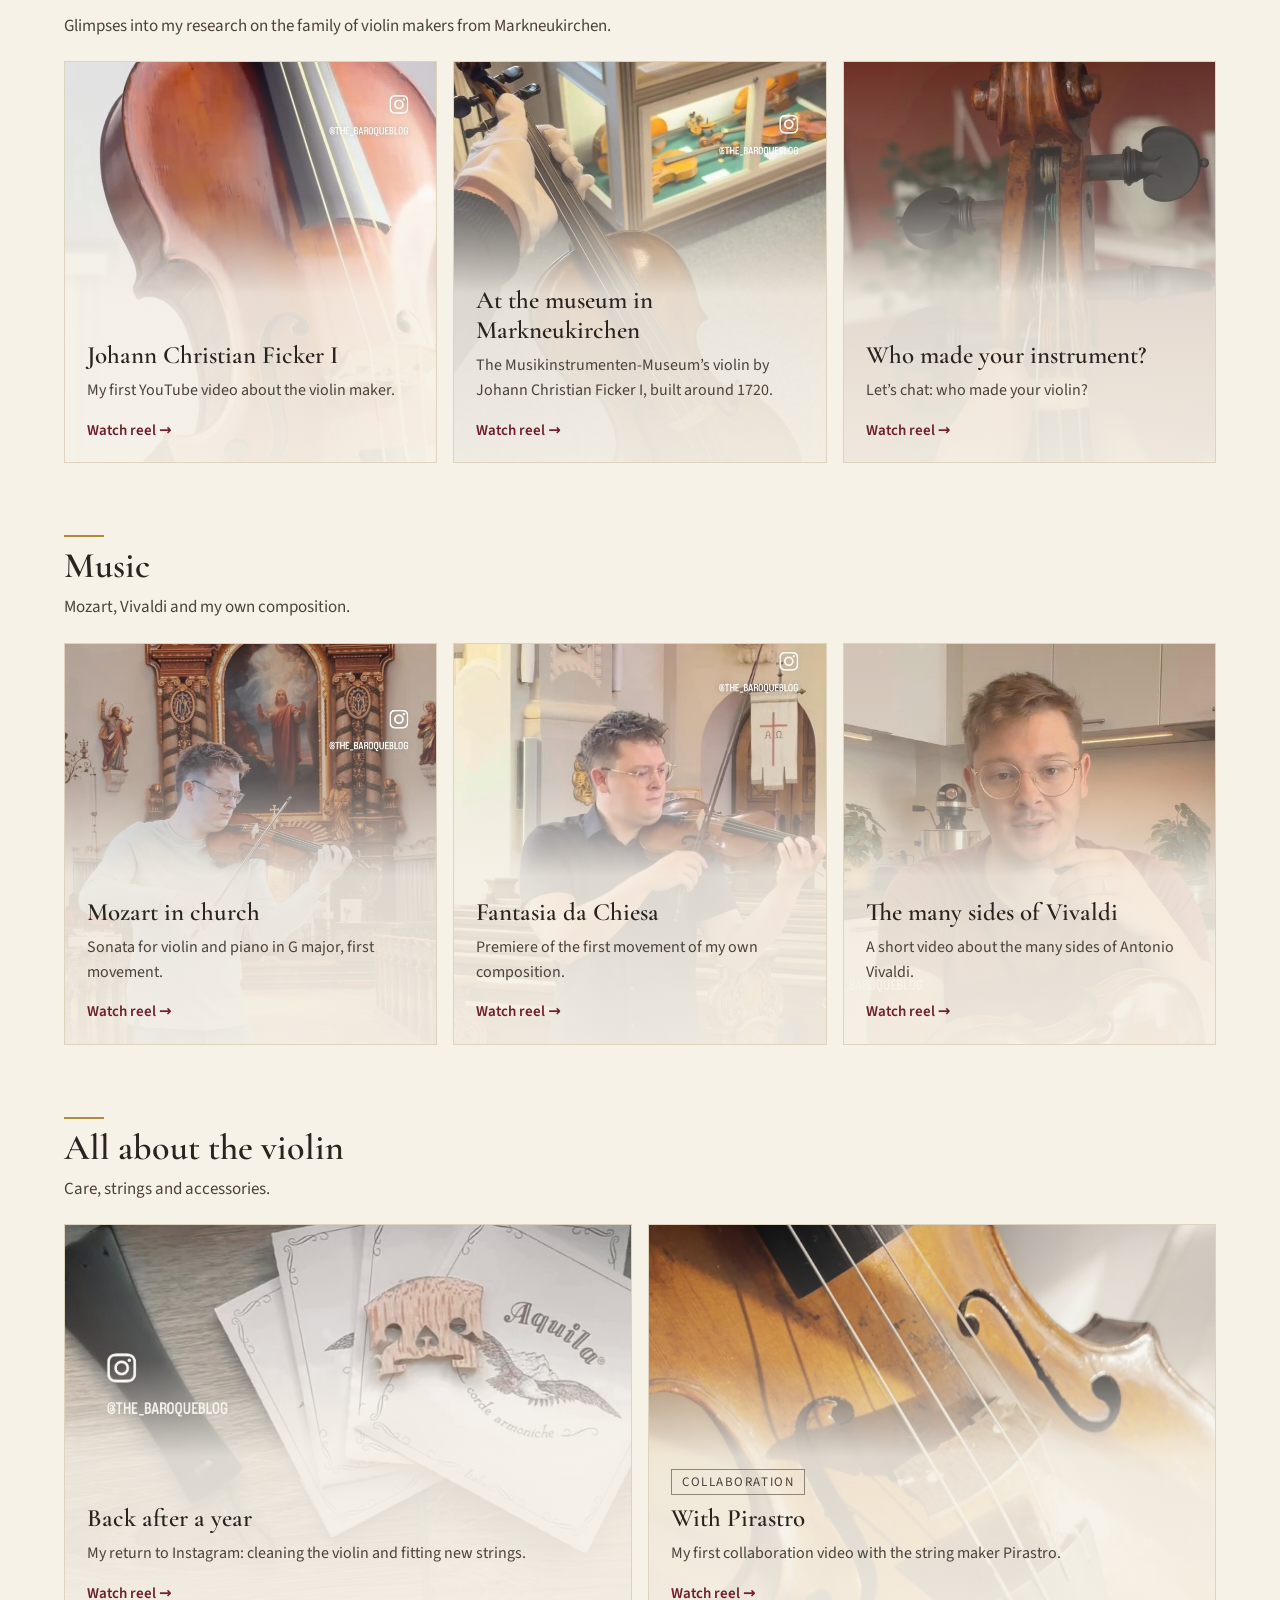
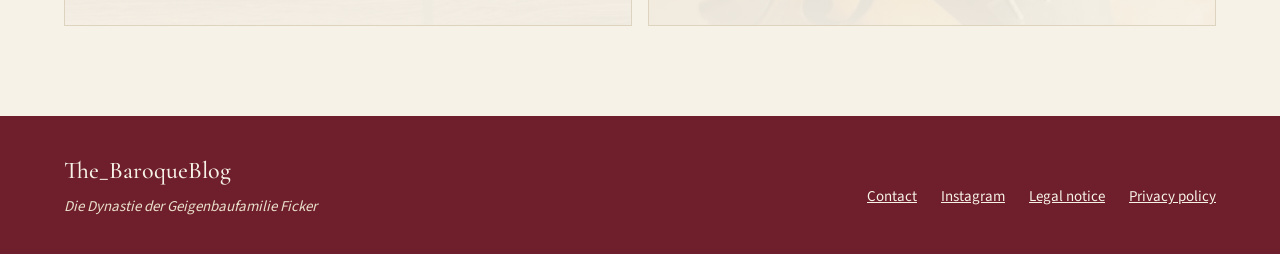
<file: en/instagram.html>
<!doctype html>
<html lang="en">
<head>
<meta charset="utf-8">
<meta name="viewport" content="width=device-width, initial-scale=1">
<title>Instagram – The_BaroqueBlog</title>
<meta name="description" content="The Ficker family of violin makers from Markneukirchen: a research project by Domenic Rutschmann on their makers and instruments.">
<link rel="canonical" href="https://thebaroqueblog.de/en/instagram.html">
<link rel="alternate" hreflang="de" href="https://thebaroqueblog.de/instagram.html">
<link rel="alternate" hreflang="en" href="https://thebaroqueblog.de/en/instagram.html">
<link rel="alternate" hreflang="x-default" href="https://thebaroqueblog.de/instagram.html">
<meta property="og:type" content="website">
<meta property="og:site_name" content="The_BaroqueBlog">
<meta property="og:title" content="Instagram – The_BaroqueBlog">
<meta property="og:description" content="The Ficker family of violin makers from Markneukirchen: a research project by Domenic Rutschmann on their makers and instruments.">
<meta property="og:url" content="https://thebaroqueblog.de/en/instagram.html">
<meta property="og:image" content="https://thebaroqueblog.de/img/hero-violine-1705.jpg">
<meta property="og:locale" content="en_GB">
<meta name="twitter:card" content="summary_large_image">
<link rel="icon" href="../favicon.svg" type="image/svg+xml">
<link rel="stylesheet" href="../css/fonts.css">
<style>
body{margin:0}
html{scroll-behavior:smooth}
a{color:#6E1F2B}a:hover{color:#4A121B}
.reel{transition:border-color .2s ease, transform .2s ease}
.reel:hover{border-color:#B08D3E;transform:translateY(-2px)}
</style>
</head>
<body>
<div style="background: #F7F2E8; color: #2A2320; font-family: 'Source Sans 3', system-ui, sans-serif; font-size: 17px; line-height: 1.55">

<header style="display: flex; flex-wrap: wrap; align-items: center; justify-content: space-between; gap: 12px 32px; padding: 18px clamp(20px, 5vw, 80px); border-bottom: 1px solid #B08D3E">
<a href="index.html" style="font-family: 'Cormorant Garamond', Georgia, serif; font-weight: 600; font-size: 26px; letter-spacing: 0.02em; text-decoration: none; color: #2A2320; padding: 8px 0">The_BaroqueBlog</a>
<nav aria-label="Main navigation" style="display: flex; flex-wrap: wrap; align-items: center; gap: 4px 28px; font-size: 16px">
<a href="book.html" style="text-decoration: none; color: #2A2320; padding: 12px 0">The Book</a>
<a href="catalogue.html" style="text-decoration: none; color: #2A2320; padding: 12px 0">Catalogue</a>
<a href="#top" aria-current="page" style="text-decoration: none; color: #6E1F2B; padding: 12px 0; font-weight: 600; border-bottom: 2px solid #6E1F2B">Instagram</a>
<a href="about.html" style="text-decoration: none; color: #2A2320; padding: 12px 0">About me</a>
<span style="display: flex; align-items: center; gap: 6px; padding-left: 8px; font-size: 15px; letter-spacing: 0.06em">
<a href="../instagram.html" lang="de" style="text-decoration: none; color: #5F564E; padding: 12px 4px">DE</a>
<span aria-hidden="true" style="color: #5F564E">|</span>
<a href="#top" aria-current="true" style="text-decoration: none; color: #2A2320; font-weight: 600; padding: 12px 4px">EN</a>
</span>
</nav>
</header>

<main id="top">

<section style="max-width: 1200px; margin: 0 auto; padding: clamp(36px, 6vw, 80px) clamp(20px, 5vw, 80px) clamp(32px, 5vw, 56px); display: flex; flex-wrap: wrap-reverse; align-items: center; gap: 36px clamp(32px, 5vw, 72px)">
<div style="flex: 1.3 1 380px; min-width: 0; display: flex; flex-direction: column; gap: 20px">
<div aria-hidden="true" style="width: 48px; height: 2px; background: #B08D3E"></div>
<p style="margin: 0; font-size: 15px; letter-spacing: 0.14em; text-transform: uppercase; color: #5F564E">Instagram · @The_BaroqueBlog</p>
<h1 style="margin: 0; font-family: 'Cormorant Garamond', Georgia, serif; font-weight: 500; font-size: clamp(34px, 4.4vw, 56px); line-height: 1.1">The book tells the story of a family; Instagram tells the story of the world they lived in.</h1>
<p style="margin: 0; font-size: 18px; line-height: 1.65; max-width: 60ch">On Instagram I pass on the knowledge I have gathered: about violin makers, composers and playing techniques, and about how music developed through the three periods of the Baroque era.</p>
<a href="https://www.instagram.com/the_baroqueblog/" style="align-self: flex-start; margin-top: 6px; text-decoration: none; background: #6E1F2B; color: #F7F2E8; font-weight: 600; padding: 13px 24px">View profile on Instagram →</a>
</div>
<figure style="margin: 0; flex: 0 1 340px; min-width: 0">
<img src="../img/instagram-aquila.jpg" alt="Baroque violin with tailpiece and bridge, next to Aquila string packets on a wooden floor" style="display: block; width: 100%; aspect-ratio: 3 / 4; object-fit: cover; border: 1px solid #B08D3E">
</figure>
</section>

<section aria-labelledby="highlight-titel" style="padding: 0 clamp(20px, 5vw, 80px) clamp(48px, 6vw, 80px)">
<a href="https://www.instagram.com/reel/DehfE_KxdMA/" style="position: relative; overflow: hidden; max-width: 1040px; margin: 0 auto; text-decoration: none; background: #6E1F2B; color: #F7F2E8; padding: clamp(28px, 4vw, 48px); display: flex; flex-wrap: wrap; align-items: center; justify-content: space-between; gap: 20px 40px">
<span style="position: relative; flex: 1 1 420px; min-width: 0; display: flex; flex-direction: column; gap: 10px">
<span style="font-size: 14px; letter-spacing: 0.16em; text-transform: uppercase; color: #E2C987">Most viewed video</span>
<span id="highlight-titel" style="font-family: 'Cormorant Garamond', Georgia, serif; font-weight: 500; font-size: clamp(30px, 3.6vw, 44px); line-height: 1.12">“They say baroque is just Vivaldi and Bach”</span>
<span style="color: #E9DFCB">From my series in which I take on common misconceptions about baroque music.</span>
</span>
<span style="position: relative; display: inline-flex; align-items: center; gap: 12px; font-weight: 600; white-space: nowrap">
<svg aria-hidden="true" width="44" height="44" viewBox="0 0 44 44" fill="none"><circle cx="22" cy="22" r="21" stroke="#E2C987" stroke-width="1.5"/><path d="M18 14.5v15l12-7.5-12-7.5Z" fill="#F7F2E8"/></svg>
Watch reel
</span>
</a>
</section>

<div style="max-width: 1200px; margin: 0 auto; padding: 0 clamp(20px, 5vw, 80px) clamp(56px, 7vw, 96px); display: flex; flex-direction: column; gap: clamp(48px, 6vw, 72px)">

<section style="display: flex; flex-direction: column; gap: 22px">
<div style="display: flex; flex-direction: column; gap: 8px">
<div aria-hidden="true" style="width: 40px; height: 2px; background: #B08D3E"></div>
<h2 style="margin: 0; font-family: 'Cormorant Garamond', Georgia, serif; font-weight: 600; font-size: clamp(28px, 3vw, 36px); line-height: 1.15">They say baroque is …</h2>
<p style="margin: 0; color: #4A423B">My series on the misconceptions surrounding baroque music, and what is really behind them.</p>
</div>
<div style="display: grid; grid-template-columns: repeat(auto-fit, minmax(240px, 1fr)); gap: 16px">

<a class="reel" href="https://www.instagram.com/reel/Dcl5FoqIfzv/" style="position: relative; overflow: hidden; min-height: 400px; text-decoration: none; color: #2A2320; background: #FFFDF8; border: 1px solid #DDD3BF; display: flex; flex-direction: column; justify-content: flex-end">
<img src="../img/reel-serie-auftakt.jpg" alt="" style="position: absolute; inset: 0; width: 100%; height: 100%; object-fit: cover; object-position: center top">
<span aria-hidden="true" style="position: absolute; inset: 0; background: linear-gradient(180deg, rgba(247,242,232,0.06) 0%, rgba(247,242,232,0.30) 34%, rgba(247,242,232,0.88) 58%, rgba(247,242,232,0.95) 100%)"></span>
<span style="position: relative; padding: 22px 22px 20px; display: flex; flex-direction: column; gap: 8px">
<span style="font-family: 'Cormorant Garamond', Georgia, serif; font-weight: 600; font-size: 25px; line-height: 1.2">They say baroque is …</span>
<span style="color: #4A423B; font-size: 16px">The opening of the series.</span>
<span style="margin-top: auto; padding-top: 8px; font-weight: 600; font-size: 15px; color: #6E1F2B">Watch reel →</span>
</span>
</a>

<a class="reel" href="https://www.instagram.com/reel/Dc3wilxsvv4/" style="position: relative; overflow: hidden; min-height: 400px; text-decoration: none; color: #2A2320; background: #FFFDF8; border: 1px solid #DDD3BF; display: flex; flex-direction: column; justify-content: flex-end">
<img src="../img/reel-boring.jpg" alt="" style="position: absolute; inset: 0; width: 100%; height: 100%; object-fit: cover; object-position: center top">
<span aria-hidden="true" style="position: absolute; inset: 0; background: linear-gradient(180deg, rgba(247,242,232,0.06) 0%, rgba(247,242,232,0.30) 34%, rgba(247,242,232,0.88) 58%, rgba(247,242,232,0.95) 100%)"></span>
<span style="position: relative; padding: 22px 22px 20px; display: flex; flex-direction: column; gap: 8px">
<span style="font-family: 'Cormorant Garamond', Georgia, serif; font-weight: 600; font-size: 25px; line-height: 1.2">… boring?!</span>
<span style="color: #4A423B; font-size: 16px">Is baroque music really boring?</span>
<span style="margin-top: auto; padding-top: 8px; font-weight: 600; font-size: 15px; color: #6E1F2B">Watch reel →</span>
</span>
</a>

<a class="reel" href="https://www.instagram.com/reel/Dd68CRXReLU/" style="position: relative; overflow: hidden; min-height: 400px; text-decoration: none; color: #2A2320; background: #FFFDF8; border: 1px solid #DDD3BF; display: flex; flex-direction: column; justify-content: flex-end">
<img src="../img/reel-easy.jpg" alt="" style="position: absolute; inset: 0; width: 100%; height: 100%; object-fit: cover; object-position: center 25%">
<span aria-hidden="true" style="position: absolute; inset: 0; background: linear-gradient(180deg, rgba(247,242,232,0.06) 0%, rgba(247,242,232,0.30) 34%, rgba(247,242,232,0.88) 58%, rgba(247,242,232,0.95) 100%)"></span>
<span style="position: relative; padding: 22px 22px 20px; display: flex; flex-direction: column; gap: 8px">
<span style="font-family: 'Cormorant Garamond', Georgia, serif; font-weight: 600; font-size: 25px; line-height: 1.2">… easy?!</span>
<span style="color: #4A423B; font-size: 16px">Is baroque music really easy to play?</span>
<span style="margin-top: auto; padding-top: 8px; font-weight: 600; font-size: 15px; color: #6E1F2B">Watch reel →</span>
</span>
</a>

</div>
</section>

<section style="display: flex; flex-direction: column; gap: 22px">
<div style="display: flex; flex-direction: column; gap: 8px">
<div aria-hidden="true" style="width: 40px; height: 2px; background: #B08D3E"></div>
<h2 style="margin: 0; font-family: 'Cormorant Garamond', Georgia, serif; font-weight: 600; font-size: clamp(28px, 3vw, 36px); line-height: 1.15">The Fickers</h2>
<p style="margin: 0; color: #4A423B">Glimpses into my research on the family of violin makers from Markneukirchen.</p>
</div>
<div style="display: grid; grid-template-columns: repeat(auto-fit, minmax(240px, 1fr)); gap: 16px">

<a class="reel" href="https://www.instagram.com/reel/DVG6tSzCNxY/" style="position: relative; overflow: hidden; min-height: 400px; text-decoration: none; color: #2A2320; background: #FFFDF8; border: 1px solid #DDD3BF; display: flex; flex-direction: column; justify-content: flex-end">
<img src="../img/reel-jcf1.jpg" alt="" style="position: absolute; inset: 0; width: 100%; height: 100%; object-fit: cover; object-position: center 35%">
<span aria-hidden="true" style="position: absolute; inset: 0; background: linear-gradient(180deg, rgba(247,242,232,0.06) 0%, rgba(247,242,232,0.30) 34%, rgba(247,242,232,0.88) 58%, rgba(247,242,232,0.95) 100%)"></span>
<span style="position: relative; padding: 22px 22px 20px; display: flex; flex-direction: column; gap: 8px">
<span style="font-family: 'Cormorant Garamond', Georgia, serif; font-weight: 600; font-size: 25px; line-height: 1.2">Johann Christian Ficker I</span>
<span style="color: #4A423B; font-size: 16px">My first YouTube video about the violin maker.</span>
<span style="margin-top: auto; padding-top: 8px; font-weight: 600; font-size: 15px; color: #6E1F2B">Watch reel →</span>
</span>
</a>

<a class="reel" href="https://www.instagram.com/reel/DYFZsQmoknr/" style="position: relative; overflow: hidden; min-height: 400px; text-decoration: none; color: #2A2320; background: #FFFDF8; border: 1px solid #DDD3BF; display: flex; flex-direction: column; justify-content: flex-end">
<img src="../img/reel-museum.jpg" alt="" style="position: absolute; inset: 0; width: 100%; height: 100%; object-fit: cover; object-position: center 40%">
<span aria-hidden="true" style="position: absolute; inset: 0; background: linear-gradient(180deg, rgba(247,242,232,0.06) 0%, rgba(247,242,232,0.30) 34%, rgba(247,242,232,0.88) 58%, rgba(247,242,232,0.95) 100%)"></span>
<span style="position: relative; padding: 22px 22px 20px; display: flex; flex-direction: column; gap: 8px">
<span style="font-family: 'Cormorant Garamond', Georgia, serif; font-weight: 600; font-size: 25px; line-height: 1.2">At the museum in Markneukirchen</span>
<span style="color: #4A423B; font-size: 16px">The Musikinstrumenten-Museum’s violin by Johann Christian Ficker I, built around 1720.</span>
<span style="margin-top: auto; padding-top: 8px; font-weight: 600; font-size: 15px; color: #6E1F2B">Watch reel →</span>
</span>
</a>

<a class="reel" href="https://www.instagram.com/reel/DcyyS2zorvi/" style="position: relative; overflow: hidden; min-height: 400px; text-decoration: none; color: #2A2320; background: #FFFDF8; border: 1px solid #DDD3BF; display: flex; flex-direction: column; justify-content: flex-end">
<img src="../img/reel-who-made.jpg" alt="" style="position: absolute; inset: 0; width: 100%; height: 100%; object-fit: cover; object-position: center top">
<span aria-hidden="true" style="position: absolute; inset: 0; background: linear-gradient(180deg, rgba(247,242,232,0.06) 0%, rgba(247,242,232,0.30) 34%, rgba(247,242,232,0.88) 58%, rgba(247,242,232,0.95) 100%)"></span>
<span style="position: relative; padding: 22px 22px 20px; display: flex; flex-direction: column; gap: 8px">
<span style="font-family: 'Cormorant Garamond', Georgia, serif; font-weight: 600; font-size: 25px; line-height: 1.2">Who made your instrument?</span>
<span style="color: #4A423B; font-size: 16px">Let’s chat: who made your violin?</span>
<span style="margin-top: auto; padding-top: 8px; font-weight: 600; font-size: 15px; color: #6E1F2B">Watch reel →</span>
</span>
</a>

</div>
</section>

<section style="display: flex; flex-direction: column; gap: 22px">
<div style="display: flex; flex-direction: column; gap: 8px">
<div aria-hidden="true" style="width: 40px; height: 2px; background: #B08D3E"></div>
<h2 style="margin: 0; font-family: 'Cormorant Garamond', Georgia, serif; font-weight: 600; font-size: clamp(28px, 3vw, 36px); line-height: 1.15">Music</h2>
<p style="margin: 0; color: #4A423B">Mozart, Vivaldi and my own composition.</p>
</div>
<div style="display: grid; grid-template-columns: repeat(auto-fit, minmax(240px, 1fr)); gap: 16px">

<a class="reel" href="https://www.instagram.com/reel/DXuWtCpiDqG/" style="position: relative; overflow: hidden; min-height: 400px; text-decoration: none; color: #2A2320; background: #FFFDF8; border: 1px solid #DDD3BF; display: flex; flex-direction: column; justify-content: flex-end">
<img src="../img/reel-mozart.jpg" alt="" style="position: absolute; inset: 0; width: 100%; height: 100%; object-fit: cover; object-position: center 35%">
<span aria-hidden="true" style="position: absolute; inset: 0; background: linear-gradient(180deg, rgba(247,242,232,0.06) 0%, rgba(247,242,232,0.30) 34%, rgba(247,242,232,0.88) 58%, rgba(247,242,232,0.95) 100%)"></span>
<span style="position: relative; padding: 22px 22px 20px; display: flex; flex-direction: column; gap: 8px">
<span style="font-family: 'Cormorant Garamond', Georgia, serif; font-weight: 600; font-size: 25px; line-height: 1.2">Mozart in church</span>
<span style="color: #4A423B; font-size: 16px">Sonata for violin and piano in G major, first movement.</span>
<span style="margin-top: auto; padding-top: 8px; font-weight: 600; font-size: 15px; color: #6E1F2B">Watch reel →</span>
</span>
</a>

<a class="reel" href="https://www.instagram.com/reel/Db8kqoBo2GQ/" style="position: relative; overflow: hidden; min-height: 400px; text-decoration: none; color: #2A2320; background: #FFFDF8; border: 1px solid #DDD3BF; display: flex; flex-direction: column; justify-content: flex-end">
<img src="../img/reel-fantasia.jpg" alt="" style="position: absolute; inset: 0; width: 100%; height: 100%; object-fit: cover; object-position: center 25%">
<span aria-hidden="true" style="position: absolute; inset: 0; background: linear-gradient(180deg, rgba(247,242,232,0.06) 0%, rgba(247,242,232,0.30) 34%, rgba(247,242,232,0.88) 58%, rgba(247,242,232,0.95) 100%)"></span>
<span style="position: relative; padding: 22px 22px 20px; display: flex; flex-direction: column; gap: 8px">
<span style="font-family: 'Cormorant Garamond', Georgia, serif; font-weight: 600; font-size: 25px; line-height: 1.2">Fantasia da Chiesa</span>
<span style="color: #4A423B; font-size: 16px">Premiere of the first movement of my own composition.</span>
<span style="margin-top: auto; padding-top: 8px; font-weight: 600; font-size: 15px; color: #6E1F2B">Watch reel →</span>
</span>
</a>

<a class="reel" href="https://www.instagram.com/reel/DdJ0QJooMaD/" style="position: relative; overflow: hidden; min-height: 400px; text-decoration: none; color: #2A2320; background: #FFFDF8; border: 1px solid #DDD3BF; display: flex; flex-direction: column; justify-content: flex-end">
<img src="../img/reel-vivaldi.jpg" alt="" style="position: absolute; inset: 0; width: 100%; height: 100%; object-fit: cover; object-position: center top">
<span aria-hidden="true" style="position: absolute; inset: 0; background: linear-gradient(180deg, rgba(247,242,232,0.06) 0%, rgba(247,242,232,0.30) 34%, rgba(247,242,232,0.88) 58%, rgba(247,242,232,0.95) 100%)"></span>
<span style="position: relative; padding: 22px 22px 20px; display: flex; flex-direction: column; gap: 8px">
<span style="font-family: 'Cormorant Garamond', Georgia, serif; font-weight: 600; font-size: 25px; line-height: 1.2">The many sides of Vivaldi</span>
<span style="color: #4A423B; font-size: 16px">A short video about the many sides of Antonio Vivaldi.</span>
<span style="margin-top: auto; padding-top: 8px; font-weight: 600; font-size: 15px; color: #6E1F2B">Watch reel →</span>
</span>
</a>

</div>
</section>

<section style="display: flex; flex-direction: column; gap: 22px">
<div style="display: flex; flex-direction: column; gap: 8px">
<div aria-hidden="true" style="width: 40px; height: 2px; background: #B08D3E"></div>
<h2 style="margin: 0; font-family: 'Cormorant Garamond', Georgia, serif; font-weight: 600; font-size: clamp(28px, 3vw, 36px); line-height: 1.15">All about the violin</h2>
<p style="margin: 0; color: #4A423B">Care, strings and accessories.</p>
</div>
<div style="display: grid; grid-template-columns: repeat(auto-fit, minmax(240px, 1fr)); gap: 16px">

<a class="reel" href="https://www.instagram.com/reel/DQesgAziA3e/" style="position: relative; overflow: hidden; min-height: 400px; text-decoration: none; color: #2A2320; background: #FFFDF8; border: 1px solid #DDD3BF; display: flex; flex-direction: column; justify-content: flex-end">
<img src="../img/reel-saiten.jpg" alt="" style="position: absolute; inset: 0; width: 100%; height: 100%; object-fit: cover; object-position: center 75%">
<span aria-hidden="true" style="position: absolute; inset: 0; background: linear-gradient(180deg, rgba(247,242,232,0.06) 0%, rgba(247,242,232,0.30) 34%, rgba(247,242,232,0.88) 58%, rgba(247,242,232,0.95) 100%)"></span>
<span style="position: relative; padding: 22px 22px 20px; display: flex; flex-direction: column; gap: 8px">

<span style="font-family: 'Cormorant Garamond', Georgia, serif; font-weight: 600; font-size: 25px; line-height: 1.2">Back after a year</span>
<span style="color: #4A423B; font-size: 16px">My return to Instagram: cleaning the violin and fitting new strings.</span>
<span style="margin-top: auto; padding-top: 8px; font-weight: 600; font-size: 15px; color: #6E1F2B">Watch reel →</span>
</span>
</a>

<a class="reel" href="https://www.instagram.com/reel/DfAZGmbRWd9/" style="position: relative; overflow: hidden; min-height: 400px; text-decoration: none; color: #2A2320; background: #FFFDF8; border: 1px solid #DDD3BF; display: flex; flex-direction: column; justify-content: flex-end">
<img src="../img/reel-pirastro.jpg" alt="" style="position: absolute; inset: 0; width: 100%; height: 100%; object-fit: cover; object-position: center 40%">
<span aria-hidden="true" style="position: absolute; inset: 0; background: linear-gradient(180deg, rgba(247,242,232,0.06) 0%, rgba(247,242,232,0.30) 34%, rgba(247,242,232,0.88) 58%, rgba(247,242,232,0.95) 100%)"></span>
<span style="position: relative; padding: 22px 22px 20px; display: flex; flex-direction: column; gap: 8px">

<span style="align-self: flex-start; font-size: 13px; letter-spacing: 0.12em; text-transform: uppercase; color: #4A423B; border: 1px solid #8F8576; padding: 2px 10px">Collaboration</span>

<span style="font-family: 'Cormorant Garamond', Georgia, serif; font-weight: 600; font-size: 25px; line-height: 1.2">With Pirastro</span>
<span style="color: #4A423B; font-size: 16px">My first collaboration video with the string maker Pirastro.</span>
<span style="margin-top: auto; padding-top: 8px; font-weight: 600; font-size: 15px; color: #6E1F2B">Watch reel →</span>
</span>
</a>

</div>
</section>

</div>

</main>

<footer style="background: #6E1F2B; color: #F7F2E8; padding: 36px clamp(20px, 5vw, 80px)">
<div style="max-width: 1200px; margin: 0 auto; display: flex; flex-wrap: wrap; justify-content: space-between; align-items: flex-end; gap: 20px 40px">
<div style="display: flex; flex-direction: column; gap: 6px">
<span style="font-family: 'Cormorant Garamond', Georgia, serif; font-size: 24px">The_BaroqueBlog</span>
<span style="font-size: 15px; color: #E9DFCB"><i lang="de">Die Dynastie der Geigenbaufamilie Ficker</i></span>
</div>
<nav aria-label="Footer" style="display: flex; flex-wrap: wrap; gap: 4px 24px; font-size: 15px">
<a href="mailto:thebaroqueblog@icloud.com" style="color: #F7F2E8; padding: 10px 0">Contact</a>
<a href="https://www.instagram.com/the_baroqueblog/" style="color: #F7F2E8; padding: 10px 0">Instagram</a>
<a href="../impressum.html" style="color: #F7F2E8; padding: 10px 0">Legal notice</a>
<a href="../impressum.html#datenschutz" style="color: #F7F2E8; padding: 10px 0">Privacy policy</a>
</nav>
</div>
</footer>

</div>
</body>
</html>
</file>
<file: css/fonts.css>
/* Schriften lokal eingebunden – keine Verbindung zu Google. Lizenz: SIL Open Font License (siehe /fonts) */
@font-face{font-family:'Cormorant Garamond';font-style:normal;font-weight:500;font-display:swap;src:url(../fonts/cormorant-garamond-latin-500-normal.woff2) format('woff2')}
@font-face{font-family:'Cormorant Garamond';font-style:normal;font-weight:600;font-display:swap;src:url(../fonts/cormorant-garamond-latin-600-normal.woff2) format('woff2')}
@font-face{font-family:'Cormorant Garamond';font-style:italic;font-weight:500;font-display:swap;src:url(../fonts/cormorant-garamond-latin-500-italic.woff2) format('woff2')}
@font-face{font-family:'Cormorant Garamond';font-style:italic;font-weight:600;font-display:swap;src:url(../fonts/cormorant-garamond-latin-600-italic.woff2) format('woff2')}
@font-face{font-family:'Source Sans 3';font-style:normal;font-weight:400;font-display:swap;src:url(../fonts/source-sans-3-latin-400-normal.woff2) format('woff2')}
@font-face{font-family:'Source Sans 3';font-style:normal;font-weight:600;font-display:swap;src:url(../fonts/source-sans-3-latin-600-normal.woff2) format('woff2')}
</file>
